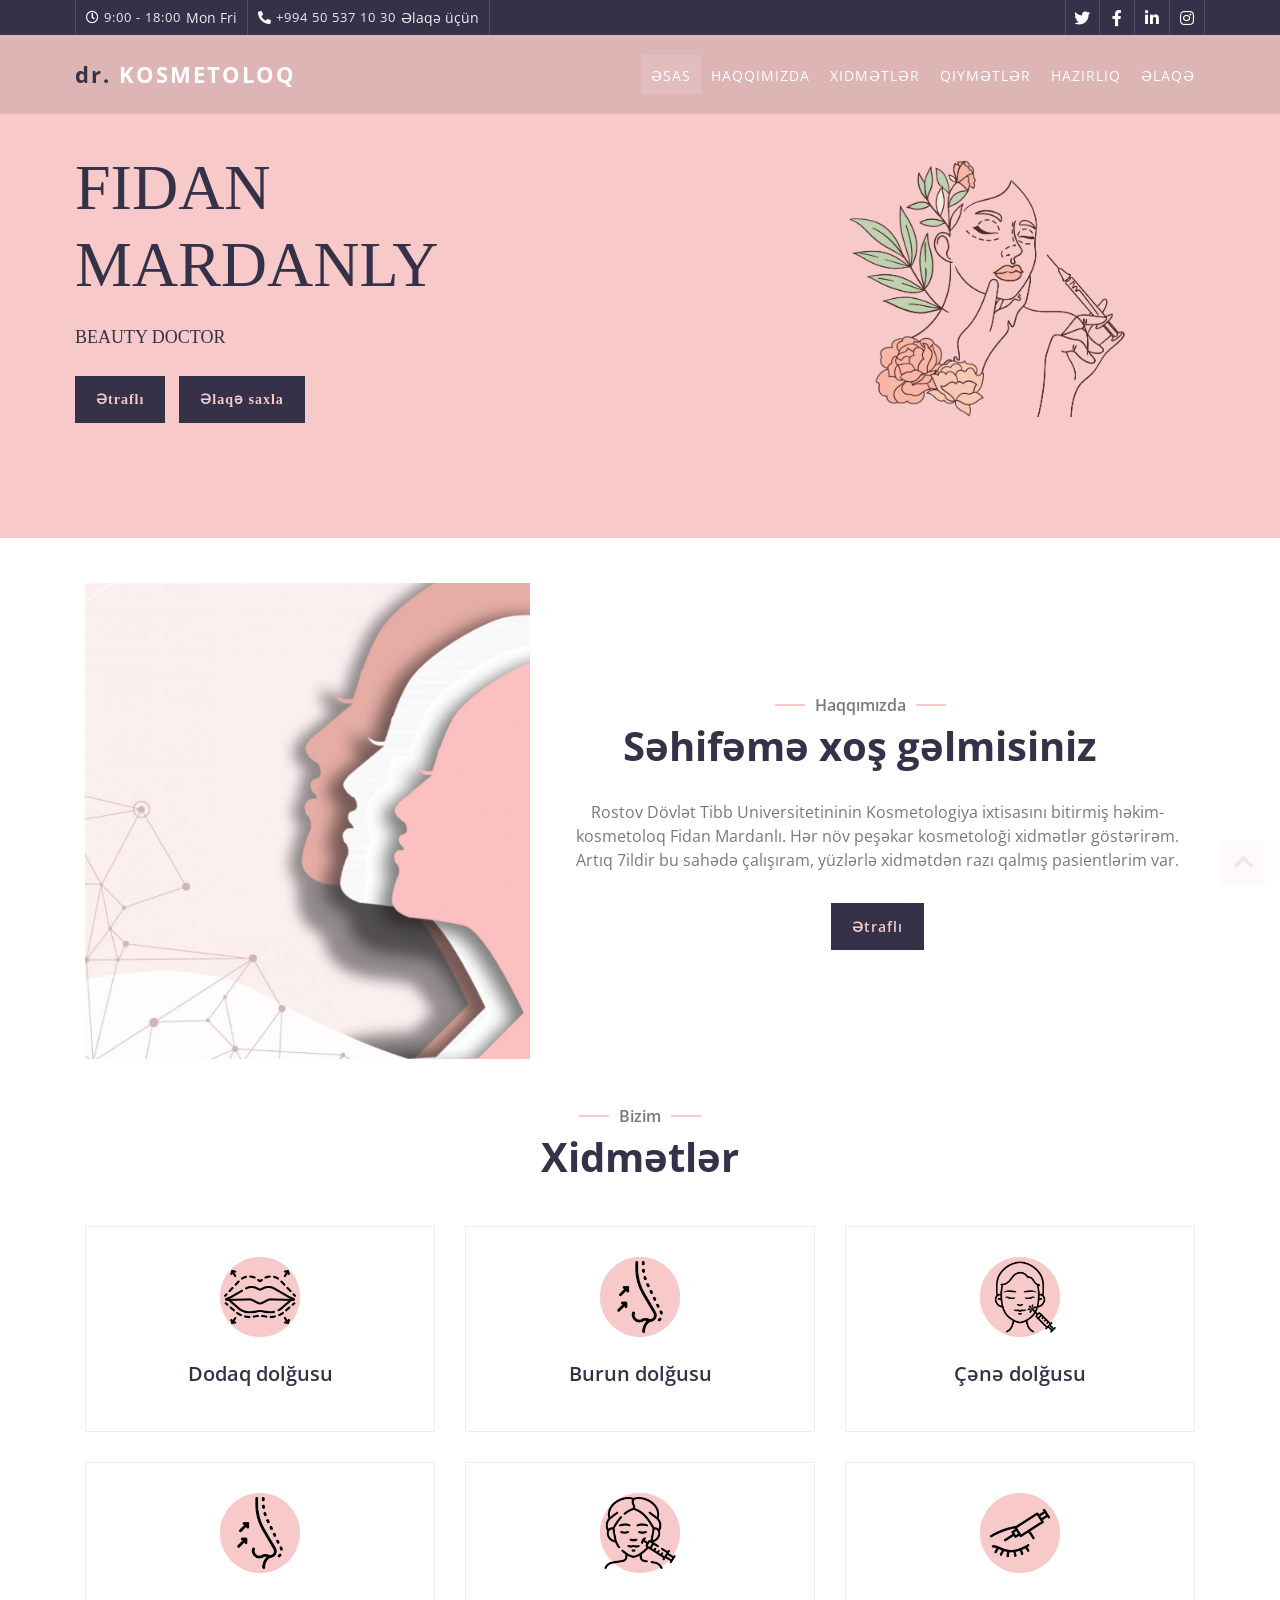
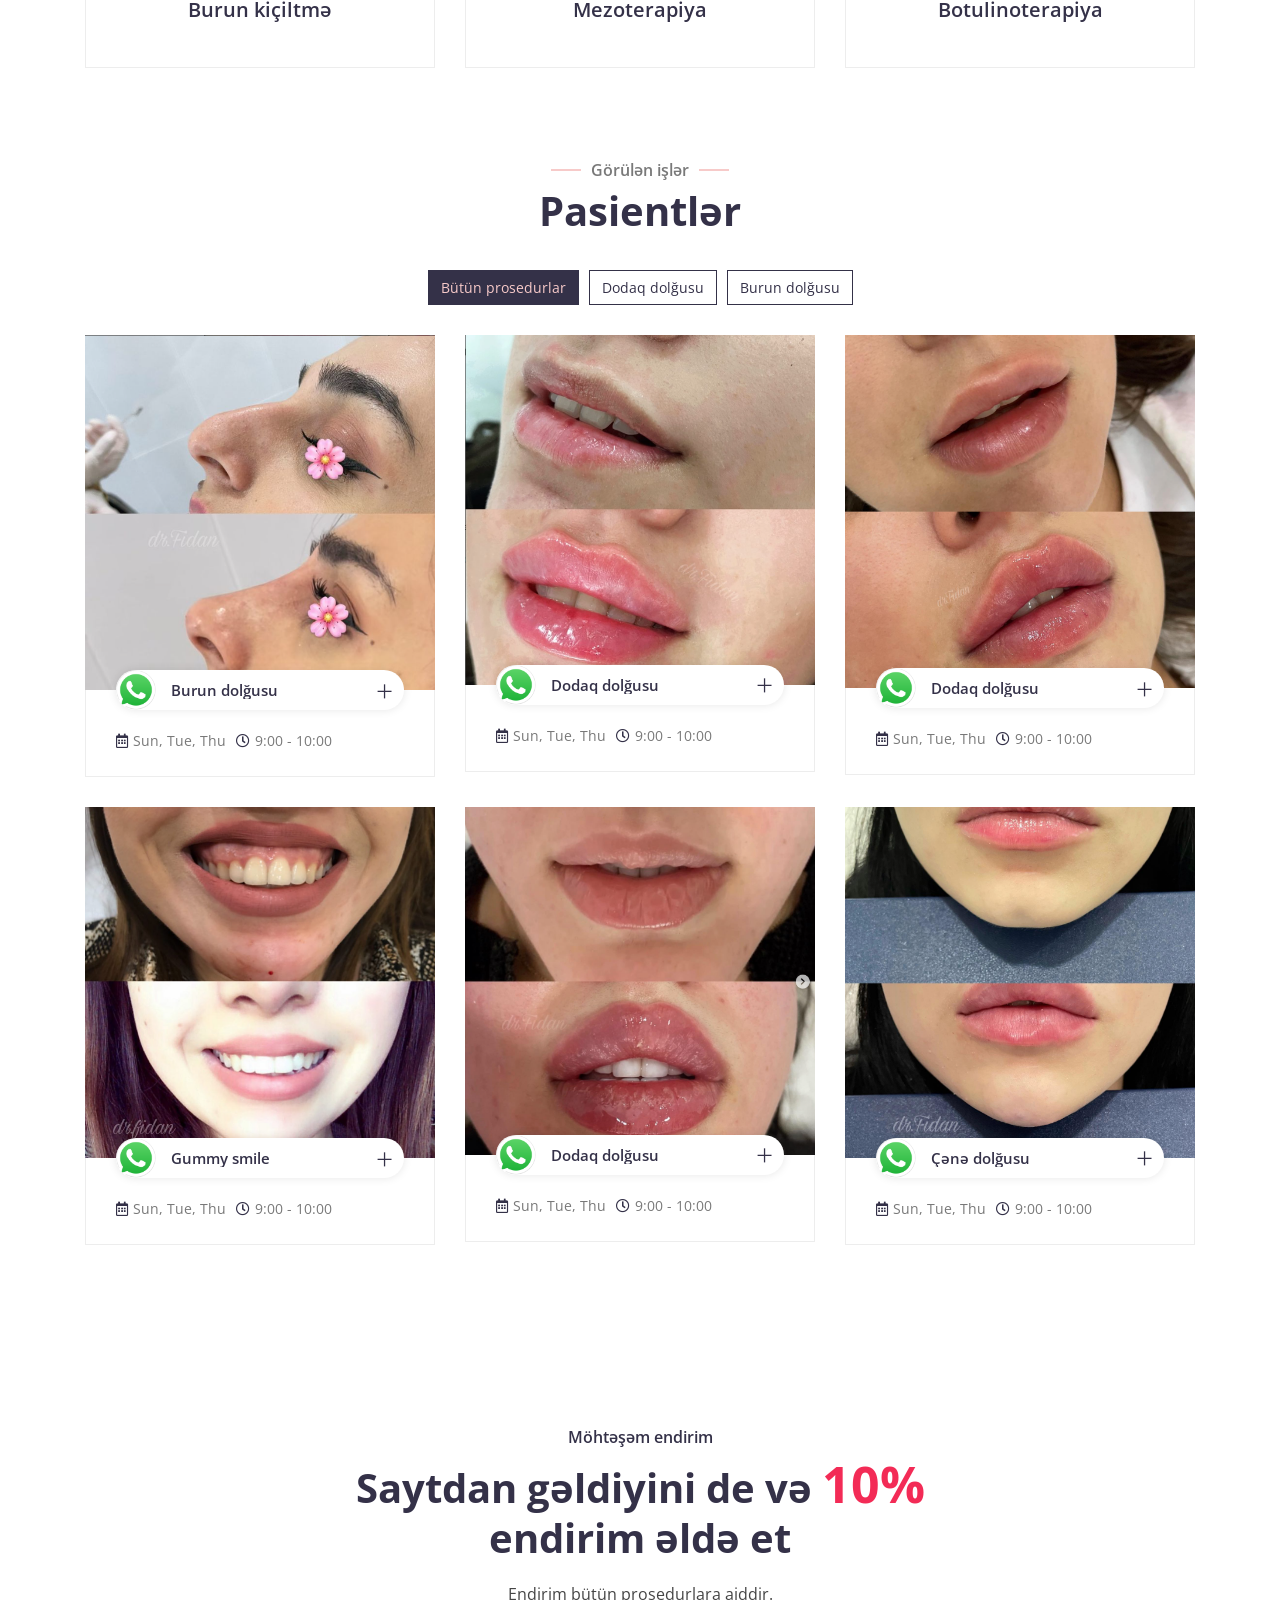
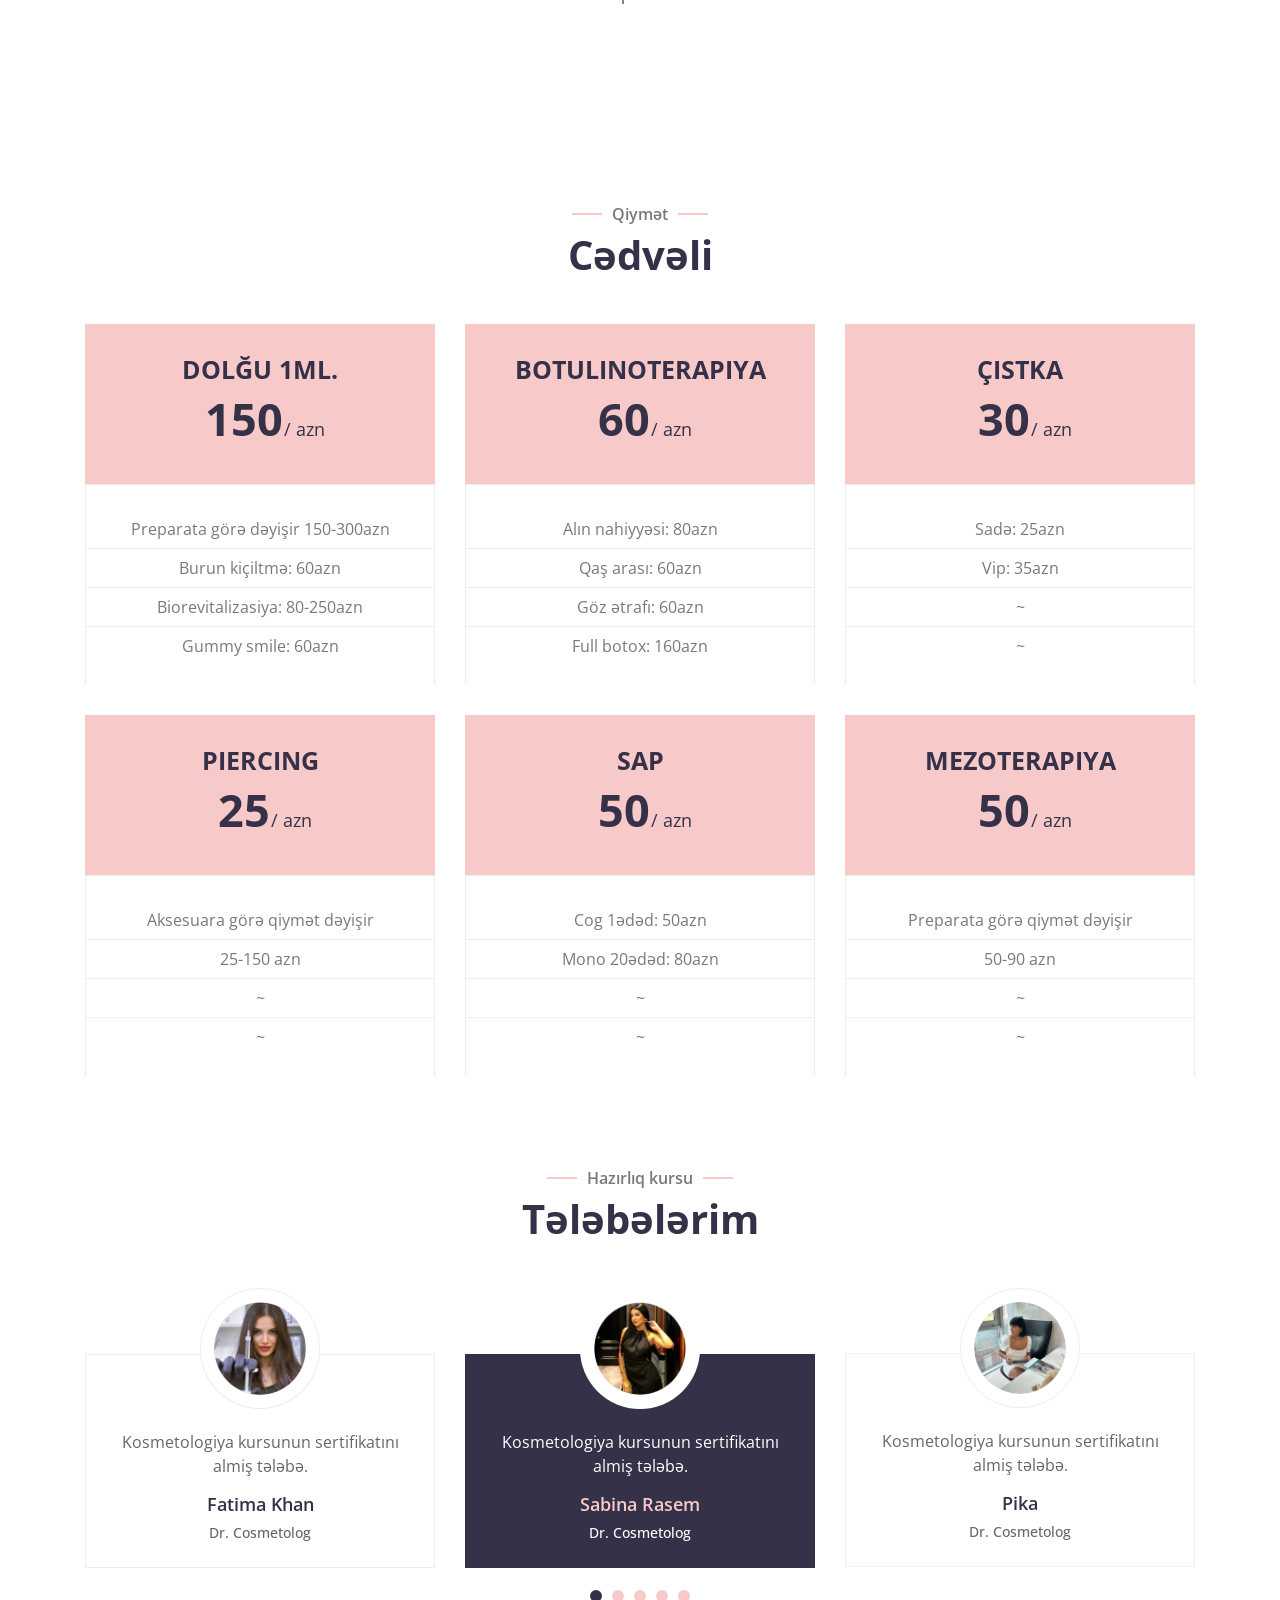
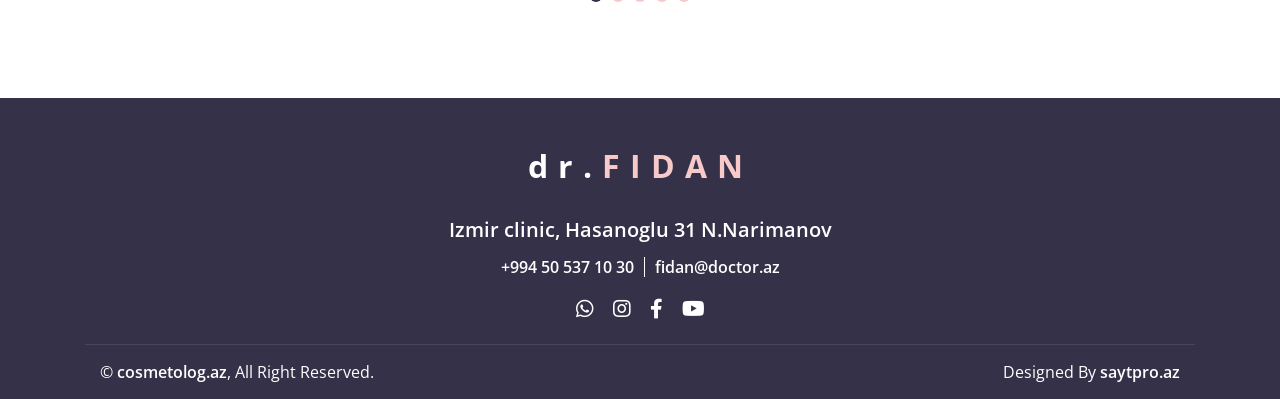
<file: index.html>
<!DOCTYPE html>
<html lang="en">
    <head>
        <meta charset="utf-8">
        <title>DR. Mardanly</title>
        <meta content="width=device-width, initial-scale=1.0" name="viewport">
        <meta content="Free Website Template" name="keywords">
        <meta content="Free Website Template" name="description">

        <!-- Favicon -->
        <link href="img/favicon.ico" rel="icon">

        <!-- Google Font -->
        <link href="https://fonts.googleapis.com/css2?family=Open+Sans:wght@300;400;600;700;800&display=swap" rel="stylesheet">

        <!-- CSS Libraries -->
        <link href="https://stackpath.bootstrapcdn.com/bootstrap/4.4.1/css/bootstrap.min.css" rel="stylesheet">
        <link href="https://cdnjs.cloudflare.com/ajax/libs/font-awesome/5.10.0/css/all.min.css" rel="stylesheet">
        <link href="lib/animate/animate.min.css" rel="stylesheet">
        <link href="lib/flaticon/font/flaticon.css" rel="stylesheet"> 
        <link href="lib/owlcarousel/assets/owl.carousel.min.css" rel="stylesheet">
        <link href="lib/lightbox/css/lightbox.min.css" rel="stylesheet">

        <!-- Template Stylesheet -->
        <link href="css/style.css" rel="stylesheet">
    </head>

    <body>
        <!-- Top Bar Start -->
        <div class="top-bar d-none d-md-block">
            <div class="container-fluid">
                <div class="row">
                    <div class="col-md-8">
                        <div class="top-bar-left">
                            <div class="text">
                                <i class="far fa-clock"></i>
                                <h2>9:00 - 18:00</h2>
                                <p>Mon Fri</p>
                            </div>
                            <div class="text">
                                <i class="fa fa-phone-alt"></i>
                                <h2>+994 50 537 10 30</h2>
                                <p>Əlaqə üçün</p>
                            </div>
                        </div>
                    </div>
                    <div class="col-md-4">
                        <div class="top-bar-right">
                            <div class="social">
                                <a href=""><i class="fab fa-twitter"></i></a>
                                <a href=""><i class="fab fa-facebook-f"></i></a>
                                <a href=""><i class="fab fa-linkedin-in"></i></a>
                                <a href=""><i class="fab fa-instagram"></i></a>
                            </div>
                        </div>
                    </div>
                </div>
            </div>
        </div>
        <!-- Top Bar End -->

        <!-- Nav Bar Start -->
        <div class="navbar navbar-expand-lg bg-dark navbar-dark">
            <div class="container-fluid">
                <a href="index.html" class="navbar-brand"><span>DR. </span>Kosmetoloq</a>
                <button type="button" class="navbar-toggler" data-toggle="collapse" data-target="#navbarCollapse">
                    <span class="navbar-toggler-icon"></span>
                </button>

                <div class="collapse navbar-collapse justify-content-between" id="navbarCollapse">
                    <div class="navbar-nav ml-auto">
                        <a class="nav-item nav-link active">Əsas</a>
                        <a class="nav-item nav-link" id="about-us">Haqqımızda</a>
                        <a class="nav-item nav-link" id="services">Xidmətlər</a>
                        <a class="nav-item nav-link" id="prices">Qiymətlər</a>
                        <a class="nav-item nav-link" id="courses">Hazırlıq</a>
                        <a class="nav-item nav-link" id="contact">Əlaqə</a>
                    </div>
                </div>
            </div>
        </div>
        <!-- Nav Bar End -->


        <!-- Hero Start -->
        <div class="hero">
            <div class="container-fluid">
                <div class="row align-items-center">
                    <div class="col-sm-12 col-md-6">
                        <div class="hero-text">
                            <h1>FIDAN MARDANLY</h1>
                            <p>
                                BEAUTY DOCTOR
                            </p>
                            <div class="hero-btn">
                                <a class="btn" href="">Ətraflı</a>
                                <a class="btn" href="">Əlaqə saxla</a>
                            </div>
                        </div>
                    </div>
                    <div class="col-sm-12 col-md-6  d-md-block">
                        <div class="hero-image">
                            <img src="uploads/kosm1.png" alt="Hero Image" style="margin-left: 30%;">
                        </div>
                    </div>
                </div>
            </div>
        </div>
        <!-- Hero End -->


        <!-- About Start -->
        <div class="about wow fadeInUp about-us" data-wow-delay="0.1s">
            <div class="container">
                <div class="row align-items-center">
                    <div class="col-lg-5 col-md-6">
                        <div class="about-img">
                            <img src="uploads/Screenshot_8.png" alt="Image">
                        </div>
                    </div>
                    <div class="col-lg-7 col-md-6">
                        <div class="section-header text-center">
                            <p>Haqqımızda</p>
                            <h2>Səhifəmə xoş gəlmisiniz</h2>
                        </div>
                        <div class="about-text text-center">
                            <p>
                             Rostov Dövlət Tibb Universitetininin Kosmetologiya ixtisasını bitirmiş həkim-kosmetoloq Fidan Mardanlı. Hər növ peşəkar kosmetoloği xidmətlər göstərirəm. Artıq 7ildir bu sahədə çalışıram, yüzlərlə xidmətdən razı qalmış pasientlərim var.
                            </p>
                           
                            <a class="btn learn-more" href="">Ətraflı</a>
                        </div>
                    </div>
                </div>
            </div>
        </div>
        <!-- About End -->


        <!-- Service Start -->
        <div class="service">
            <div class="container">
                <div class="section-header text-center wow zoomIn" data-wow-delay="0.1s">
                    <p>Bizim</p>
                    <h2>Xidmətlər</h2>
                </div>
                <div class="row">
                    <div class="col-lg-4 col-md-6 wow fadeInUp" data-wow-delay="0.0s">
                        <div class="service-item">
                            <div class="service-icon">
                                <img src="uploads/icons/lips.png" alt="Image">
                            </div>
                            <h3>Dodaq dolğusu</h3>
                           
                        </div>
                    </div>
                    <div class="col-lg-4 col-md-6 wow fadeInUp" data-wow-delay="0.2s">
                        <div class="service-item">
                            <div class="service-icon">
                                <img src="uploads/icons/rhinoplasty.png" alt="Image">
                            </div>
                            <h3>Burun dolğusu</h3>
                        </div>
                    </div>
                    <div class="col-lg-4 col-md-6 wow fadeInUp" data-wow-delay="0.4s">
                        <div class="service-item">
                            <div class="service-icon">
                                <img src="uploads/icons/botox (1).png" alt="Image">
                            </div>
                            <h3>Çənə dolğusu</h3>
                        </div>
                    </div>
                    <div class="col-lg-4 col-md-6 wow fadeInUp" data-wow-delay="0.6s">
                        <div class="service-item">
                            <div class="service-icon">
                                <img src="uploads/icons/rhinoplasty.png" alt="Image">
                            </div>
                            <h3>Burun kiçiltmə</h3>
                        </div>
                    </div>
                    <div class="col-lg-4 col-md-6 wow fadeInUp" data-wow-delay="0.8s">
                        <div class="service-item">
                            <div class="service-icon">
                                <img src="uploads/icons/mesotherapy.png" alt="Image">
                            </div>
                            <h3>Mezoterapiya</h3>
                        </div>
                    </div>
                    <div class="col-lg-4 col-md-6 wow fadeInUp" data-wow-delay="1s">
                        <div class="service-item">
                            <div class="service-icon">
                                <!-- <i class="flaticon-yoga-pose"></i> -->
                                <img src="uploads/icons/botox.png" alt="Image">
                            </div>
                            <h3>Botulinoterapiya</h3>
                        </div>
                    </div>
                </div>
            </div>
        </div>
        <!-- Service End -->


        <!-- Class Start -->
        <div class="class">
            <div class="container">
                <div class="section-header text-center wow zoomIn" data-wow-delay="0.1s">
                    <p>Görülən işlər</p>
                    <h2>Pasientlər</h2>
                </div>
                <div class="row">
                    <div class="col-12">
                        <ul id="class-filter">
                            <li data-filter="*" class="filter-active">Bütün prosedurlar</li>
                            <li data-filter=".filter-1">Dodaq dolğusu</li>
                            <li data-filter=".filter-2">Burun dolğusu</li>
                        </ul>
                    </div>
                </div>
                <div class="row class-container">
                    <div class="col-lg-4 col-md-6 col-sm-12 class-item filter-1 wow fadeInUp" data-wow-delay="0.0s">
                        <div class="class-wrap">
                            <div class="class-img">
                                <img src="uploads/Screenshot_1.png" alt="Image">
                            </div>
                            <div class="class-text">
                                <div class="class-teacher">
                                    <a href="https://wa.me/994505371030">
                                        <img src="uploads/icons/wp.png" alt="Image">
                                    </a>
                                    <h3>Burun dolğusu</h3>
                                    <a href="https://wa.me/994505371030">+</a>
                                </div>
                                <div class="class-meta">
                                    <p><i class="far fa-calendar-alt"></i>Sun, Tue, Thu</p>
                                    <p><i class="far fa-clock"></i>9:00 - 10:00</p>
                                </div>
                            </div>
                        </div>
                    </div>
                    <div class="col-lg-4 col-md-6 col-sm-12 class-item filter-2 wow fadeInUp" data-wow-delay="0.2s">
                        <div class="class-wrap">
                            <div class="class-img">
                                <img src="uploads/Screenshot_2.png" alt="Image">
                            </div>
                            <div class="class-text">
                                <div class="class-teacher">
                                    <a href="https://wa.me/994505371030">
                                        <img src="uploads/icons/wp.png" alt="Image">
                                    </a>
                                    <h3>Dodaq dolğusu</h3>
                                    <a href="https://wa.me/994505371030">+</a>
                                </div>
                                <div class="class-meta">
                                    <p><i class="far fa-calendar-alt"></i>Sun, Tue, Thu</p>
                                    <p><i class="far fa-clock"></i>9:00 - 10:00</p>
                                </div>
                            </div>
                        </div>
                    </div>
                    <div class="col-lg-4 col-md-6 col-sm-12 class-item filter-3 wow fadeInUp" data-wow-delay="0.4s">
                        <div class="class-wrap">
                            <div class="class-img">
                                <img src="uploads/Screenshot_3.png" alt="Image">
                            </div>
                            <div class="class-text">
                                <div class="class-teacher">
                                    <a href="https://wa.me/994505371030">
                                        <img src="uploads/icons/wp.png" alt="Image">
                                    </a>
                                    <h3>Dodaq dolğusu</h3>
                                    <a href="https://wa.me/994505371030">+</a>
                                </div>
                                <div class="class-meta">
                                    <p><i class="far fa-calendar-alt"></i>Sun, Tue, Thu</p>
                                    <p><i class="far fa-clock"></i>9:00 - 10:00</p>
                                </div>
                            </div>
                        </div>
                    </div>
                    <div class="col-lg-4 col-md-6 col-sm-12 class-item filter-1 wow fadeInUp" data-wow-delay="0.6s">
                        <div class="class-wrap">
                            <div class="class-img">
                                <img src="uploads/Screenshot_4.png" alt="Image">
                            </div>
                            <div class="class-text">
                                <div class="class-teacher">
                                    <a href="https://wa.me/994505371030">
                                        <img src="uploads/icons/wp.png" alt="Image">
                                    </a>
                                    <h3>Gummy smile</h3>
                                    <a href="https://wa.me/994505371030">+</a>
                                </div>
                                <div class="class-meta">
                                    <p><i class="far fa-calendar-alt"></i>Sun, Tue, Thu</p>
                                    <p><i class="far fa-clock"></i>9:00 - 10:00</p>
                                </div>
                            </div>
                        </div>
                    </div>
                    <div class="col-lg-4 col-md-6 col-sm-12 class-item filter-2 wow fadeInUp" data-wow-delay="0.8s">
                        <div class="class-wrap">
                            <div class="class-img">
                                <img src="uploads/Screenshot_5.png" alt="Image">
                            </div>
                            <div class="class-text">
                                <div class="class-teacher">
                                    <a href="https://wa.me/994505371030">
                                        <img src="uploads/icons/wp.png" alt="Image">
                                    </a>
                                    <h3>Dodaq dolğusu</h3>
                                    <a href="https://wa.me/994505371030">+</a>
                                </div>
                                <div class="class-meta">
                                    <p><i class="far fa-calendar-alt"></i>Sun, Tue, Thu</p>
                                    <p><i class="far fa-clock"></i>9:00 - 10:00</p>
                                </div>
                            </div>
                        </div>
                    </div>
                    <div class="col-lg-4 col-md-6 col-sm-12 class-item filter-3 wow fadeInUp" data-wow-delay="1s">
                        <div class="class-wrap">
                            <div class="class-img">
                                <img src="uploads/Screenshot_6.png" alt="Image">
                            </div>
                            <div class="class-text">
                                <div class="class-teacher">
                                    <a href="https://wa.me/994505371030">
                                        <img src="uploads/icons/wp.png" alt="Image">
                                    </a>
                                    <h3>Çənə dolğusu</h3>
                                    <a href="https://wa.me/994505371030">+</a>
                                </div>
                                <div class="class-meta">
                                    <p><i class="far fa-calendar-alt"></i>Sun, Tue, Thu</p>
                                    <p><i class="far fa-clock"></i>9:00 - 10:00</p>
                                </div>
                            </div>
                        </div>
                    </div>
                </div>
            </div>
        </div>
        <!-- Class End -->
        
        
        <!-- Discount Start -->
        <div class="discount wow zoomIn" data-wow-delay="0.1s">
            <div class="container">
                <div class="section-header text-center">
                    <p>Möhtəşəm endirim</p>
                    <h2>Saytdan gəldiyini de və <span>10%</span> endirim əldə et</h2>
                </div>
                <div class="container discount-text">
                    <p>
                        Endirim bütün prosedurlara aiddir.
                    </p>
                </div>
            </div>
        </div>
        <!-- Discount End -->
        
        
        <!-- Price Start -->
        <div class="price">
            <div class="container">
                <div class="section-header text-center wow zoomIn" data-wow-delay="0.1s">
                    <p>Qiymət</p>
                    <h2>Cədvəli</h2>
                </div>
                <div class="row">
                    <div class="col-md-4 wow fadeInUp" data-wow-delay="0.0s">
                        <div class="price-item">
                            <div class="price-header">
                                <div class="price-title">
                                    <h2>Dolğu 1ml.</h2>
                                </div>
                                <div class="price-prices">
                                    <h2>150<span>/ azn</span></h2>
                                </div>
                            </div>
                            <div class="price-body">
                                <div class="price-description">
                                    <ul>
                                        <li>Preparata görə dəyişir 150-300azn</li>
                                        <li>Burun kiçiltmə: 60azn</li>
                                        <li>Biorevitalizasiya: 80-250azn</li>
                                        <li>Gummy smile: 60azn</li>
                                        
                                    </ul>
                                </div>
                            </div>
                        </div>
                    </div>
                    <div class="col-md-4 wow fadeInUp" data-wow-delay="0.3s">
                        <div class="price-item">
                            <div class="price-header">
                              
                                <div class="price-title">
                                    <h2>Botulinoterapiya</h2>
                                </div>
                                <div class="price-prices">
                                    <h2>60<span>/ azn</span></h2>
                                </div>
                            </div>
                            <div class="price-body">
                                <div class="price-description">
                                    <ul>
                                        <li>Alın nahiyyəsi: 80azn</li>
                                        <li>Qaş arası: 60azn</li>
                                        <li>Göz ətrafı: 60azn</li>
                                        <li>Full botox: 160azn</li>
                                    </ul>
                                </div>
                            </div>
                        </div>
                    </div>
                    <div class="col-md-4 wow fadeInUp" data-wow-delay="0.6s">
                        <div class="price-item">
                            <div class="price-header">
                                <div class="price-title">
                                    <h2>Çistka</h2>
                                </div>
                                <div class="price-prices">
                                    <h2>30<span>/ azn</span></h2>
                                </div>
                            </div>
                            <div class="price-body">
                                <div class="price-description">
                                    <ul>
                                        <li>Sadə: 25azn</li>
                                        <li>Vip: 35azn</li>
                                        <li>~</li>
                                        <li>~</li>
                                    </ul>
                                </div>
                            </div>
                        </div>
                    </div>
                    <div class="col-md-4 wow fadeInUp" data-wow-delay="0.6s">
                        <div class="price-item">
                            <div class="price-header">
                                <div class="price-title">
                                    <h2>Piercing</h2>
                                </div>
                                <div class="price-prices">
                                    <h2>25<span>/ azn</span></h2>
                                </div>
                            </div>
                            <div class="price-body">
                                <div class="price-description">
                                    <ul>
                                        <li>Aksesuara görə qiymət dəyişir</li>
                                        <li>25-150 azn</li>
                                        <li>~</li>
                                        <li>~</li>

                                    </ul>
                                </div>
                            </div>
                        </div>
                    </div>
                    <div class="col-md-4 wow fadeInUp" data-wow-delay="0.6s">
                        <div class="price-item">
                            <div class="price-header">
                                <div class="price-title">
                                    <h2>Sap</h2>
                                </div>
                                <div class="price-prices">
                                    <h2>50<span>/ azn</span></h2>
                                </div>
                            </div>
                            <div class="price-body">
                                <div class="price-description">
                                    <ul>
                                        <li>Cog 1ədəd: 50azn</li>
                                        <li>Mono 20ədəd: 80azn</li>
                                        <li>~</li>
                                        <li>~</li>

                                    </ul>
                                </div>
                            </div>
                        </div>
                    </div>
                    <div class="col-md-4 wow fadeInUp" data-wow-delay="0.6s">
                        <div class="price-item">
                            <div class="price-header">
                                <div class="price-title">
                                    <h2>Mezoterapiya</h2>
                                </div>
                                <div class="price-prices">
                                    <h2>50<span>/ azn</span></h2>
                                </div>
                            </div>
                            <div class="price-body">
                                <div class="price-description">
                                    <ul>
                                        <li>Preparata görə qiymət dəyişir</li>
                                        <li>50-90 azn</li>
                                        <li>~</li>
                                        <li>~</li>
                                    </ul>
                                </div>
                            </div>
                        </div>
                    </div>
                </div>
            </div>
        </div>
        <!-- Price End -->
        
        
        <!-- Testimonial Start -->
        <div class="testimonial wow fadeInUp students" data-wow-delay="0.3s">
            <div class="container">
                <div class="section-header text-center">
                    <p>Hazırlıq kursu</p>
                    <h2>Tələbələrim</h2>
                </div>
                <div class="owl-carousel testimonials-carousel">
                    <div class="testimonial-item">
                        <div class="testimonial-img">
                            <img src="uploads/students/sabine.jpeg" alt="Image">
                        </div>
                        <div class="testimonial-text">
                            <p>
                                Kosmetologiya kursunun sertifikatını almiş tələbə.
                            </p>
                            <h3>Sabina Rasem</h3>
                            <h4>Dr. Cosmetolog</h4>
                        </div>
                    </div>
                    <div class="testimonial-item">
                        <div class="testimonial-img">
                            <img src="uploads/students/pika.jpeg" alt="Image">
                        </div>
                        <div class="testimonial-text">
                            <p>
                                Kosmetologiya kursunun sertifikatını almiş tələbə.
                            </p>
                            <h3>Pika</h3>
                            <h4>Dr. Cosmetolog</h4>
                        </div>
                    </div>
                    <div class="testimonial-item">
                        <div class="testimonial-img">
                            <img src="uploads/students/gulcin.jpeg" alt="Image">
                        </div>
                        <div class="testimonial-text">
                            <p>
                                Kosmetologiya kursunun sertifikatını almiş tələbə.
                            </p>
                            <h3>Gulchin Ahmadova</h3>
                            <h4>Dr. Cosmetolog</h4>
                        </div>
                    </div>
                    <div class="testimonial-item">
                        <div class="testimonial-img">
                            <img src="uploads/students/nigar.jpeg" alt="Image">
                        </div>
                        <div class="testimonial-text">
                            <p>
                                Kosmetologiya kursunun sertifikatını almiş tələbə.
                            </p>
                            <h3>Nigar Movsumova</h3>
                            <h4>Dr. Cosmetolog</h4>
                        </div>
                    </div>
                    <div class="testimonial-item">
                        <div class="testimonial-img">
                            <img src="uploads/students/fatiko.jpeg" alt="Image">
                        </div>
                        <div class="testimonial-text">
                            <p>
                                Kosmetologiya kursunun sertifikatını almiş tələbə.
                            </p>
                            <h3>Fatima Khan</h3>
                            <h4>Dr. Cosmetolog</h4>
                        </div>
                    </div>
                </div>
            </div>
        </div>
        <!-- Testimonial End -->


        <!-- Team Start -->
        <div class="team d-none">
            <div class="container">
                <div class="section-header text-center wow zoomIn" data-wow-delay="0.1s">
                    <p>Yoga Trainer</p>
                    <h2>Expert Yoga Trainer</h2>
                </div>
                <div class="row">
                    <div class="col-lg-3 col-md-6 wow fadeInUp" data-wow-delay="0.0s">
                        <div class="team-item">
                            <div class="team-img">
                                <img src="img/team-1.jpg" alt="Image">
                                <div class="team-social">
                                    <a href=""><i class="fab fa-twitter"></i></a>
                                    <a href=""><i class="fab fa-facebook-f"></i></a>
                                    <a href=""><i class="fab fa-linkedin-in"></i></a>
                                    <a href=""><i class="fab fa-instagram"></i></a>
                                </div>
                            </div>
                            <div class="team-text">
                                <h2>Millie Harper</h2>
                                <p>Yoga Teacher</p>
                            </div>
                        </div>
                    </div>
                    <div class="col-lg-3 col-md-6 wow fadeInUp" data-wow-delay="0.2s">
                        <div class="team-item">
                            <div class="team-img">
                                <img src="img/team-2.jpg" alt="Image">
                                <div class="team-social">
                                    <a href=""><i class="fab fa-twitter"></i></a>
                                    <a href=""><i class="fab fa-facebook-f"></i></a>
                                    <a href=""><i class="fab fa-linkedin-in"></i></a>
                                    <a href=""><i class="fab fa-instagram"></i></a>
                                </div>
                            </div>
                            <div class="team-text">
                                <h2>Lilly Fry</h2>
                                <p>Yoga Teacher</p>
                            </div>
                        </div>
                    </div>
                    <div class="col-lg-3 col-md-6 wow fadeInUp" data-wow-delay="0.4s">
                        <div class="team-item">
                            <div class="team-img">
                                <img src="img/team-3.jpg" alt="Image">
                                <div class="team-social">
                                    <a href=""><i class="fab fa-twitter"></i></a>
                                    <a href=""><i class="fab fa-facebook-f"></i></a>
                                    <a href=""><i class="fab fa-linkedin-in"></i></a>
                                    <a href=""><i class="fab fa-instagram"></i></a>
                                </div>
                            </div>
                            <div class="team-text">
                                <h2>Elise Moran</h2>
                                <p>Yoga Teacher</p>
                            </div>
                        </div>
                    </div>
                    <div class="col-lg-3 col-md-6 wow fadeInUp" data-wow-delay="0.6s">
                        <div class="team-item">
                            <div class="team-img">
                                <img src="img/team-4.jpg" alt="Image">
                                <div class="team-social">
                                    <a href=""><i class="fab fa-twitter"></i></a>
                                    <a href=""><i class="fab fa-facebook-f"></i></a>
                                    <a href=""><i class="fab fa-linkedin-in"></i></a>
                                    <a href=""><i class="fab fa-instagram"></i></a>
                                </div>
                            </div>
                            <div class="team-text">
                                <h2>Kate Glover</h2>
                                <p>Yoga Teacher</p>
                            </div>
                        </div>
                    </div>
                </div>
            </div>
        </div>
        <!-- Team End -->


        <!-- Blog Start -->
        <div class="blog d-none">
            <div class="container">
                <div class="section-header text-center wow zoomIn" data-wow-delay="0.1s">
                    <p>From Blog</p>
                    <h2>Latest Yoga Articles</h2>
                </div>
                <div class="owl-carousel blog-carousel wow fadeInUp" data-wow-delay="0.1s">
                    <div class="blog-item">
                        <div class="blog-img">
                            <img src="img/blog-1.jpg" alt="Blog">
                        </div>
                        <div class="blog-text">
                            <h2>Lorem ipsum dolor</h2>
                            <div class="blog-meta">
                                <p><i class="far fa-list-alt"></i>Body Fitness</p>
                                <p><i class="far fa-calendar-alt"></i>01-Jan-2045</p>
                                <p><i class="far fa-comments"></i>5</p>
                            </div>
                            <p>
                                Lorem ipsum dolor sit amet elit. Neca pretim miura bitur facili ornare velit non vulpte liqum metus tortor
                            </p>
                            <a class="btn" href="">Read More <i class="fa fa-angle-right"></i></a>
                        </div>
                    </div>
                    <div class="blog-item">
                        <div class="blog-img">
                            <img src="img/blog-2.jpg" alt="Blog">
                        </div>
                        <div class="blog-text">
                            <h2>Lorem ipsum dolor</h2>
                            <div class="blog-meta">
                                <p><i class="far fa-list-alt"></i>Body Fitness</p>
                                <p><i class="far fa-calendar-alt"></i>01-Jan-2045</p>
                                <p><i class="far fa-comments"></i>5</p>
                            </div>
                            <p>
                                Lorem ipsum dolor sit amet elit. Neca pretim miura bitur facili ornare velit non vulpte liqum metus tortor
                            </p>
                            <a class="btn" href="">Read More <i class="fa fa-angle-right"></i></a>
                        </div>
                    </div>
                    <div class="blog-item">
                        <div class="blog-img">
                            <img src="img/blog-3.jpg" alt="Blog">
                        </div>
                        <div class="blog-text">
                            <h2>Lorem ipsum dolor</h2>
                            <div class="blog-meta">
                                <p><i class="far fa-list-alt"></i>Body Fitness</p>
                                <p><i class="far fa-calendar-alt"></i>01-Jan-2045</p>
                                <p><i class="far fa-comments"></i>5</p>
                            </div>
                            <p>
                                Lorem ipsum dolor sit amet elit. Neca pretim miura bitur facili ornare velit non vulpte liqum metus tortor
                            </p>
                            <a class="btn" href="">Read More <i class="fa fa-angle-right"></i></a>
                        </div>
                    </div>
                    <div class="blog-item">
                        <div class="blog-img">
                            <img src="img/blog-4.jpg" alt="Blog">
                        </div>
                        <div class="blog-text">
                            <h2>Lorem ipsum dolor</h2>
                            <div class="blog-meta">
                                <p><i class="far fa-list-alt"></i>Body Fitness</p>
                                <p><i class="far fa-calendar-alt"></i>01-Jan-2045</p>
                                <p><i class="far fa-comments"></i>5</p>
                            </div>
                            <p>
                                Lorem ipsum dolor sit amet elit. Neca pretim miura bitur facili ornare velit non vulpte liqum metus tortor
                            </p>
                            <a class="btn" href="">Read More <i class="fa fa-angle-right"></i></a>
                        </div>
                    </div>
                    <div class="blog-item">
                        <div class="blog-img">
                            <img src="img/blog-5.jpg" alt="Blog">
                        </div>
                        <div class="blog-text">
                            <h2>Lorem ipsum dolor</h2>
                            <div class="blog-meta">
                                <p><i class="far fa-list-alt"></i>Body Fitness</p>
                                <p><i class="far fa-calendar-alt"></i>01-Jan-2045</p>
                                <p><i class="far fa-comments"></i>5</p>
                            </div>
                            <p>
                                Lorem ipsum dolor sit amet elit. Neca pretim miura bitur facili ornare velit non vulpte liqum metus tortor
                            </p>
                            <a class="btn" href="">Read More <i class="fa fa-angle-right"></i></a>
                        </div>
                    </div>
                    <div class="blog-item">
                        <div class="blog-img">
                            <img src="img/blog-6.jpg" alt="Blog">
                        </div>
                        <div class="blog-text">
                            <h2>Lorem ipsum dolor</h2>
                            <div class="blog-meta">
                                <p><i class="far fa-list-alt"></i>Body Fitness</p>
                                <p><i class="far fa-calendar-alt"></i>01-Jan-2045</p>
                                <p><i class="far fa-comments"></i>5</p>
                            </div>
                            <p>
                                Lorem ipsum dolor sit amet elit. Neca pretim miura bitur facili ornare velit non vulpte liqum metus tortor
                            </p>
                            <a class="btn" href="">Read More <i class="fa fa-angle-right"></i></a>
                        </div>
                    </div>
                </div>
            </div>
        </div>
        <!-- Blog End -->


        <!-- Footer Start -->
        <div class="footer wow fadeIn" data-wow-delay="0.3s">
            <div class="container-fluid">
                <div class="container">
                    <div class="footer-info">
                        <a href="index.html" class="footer-logo"><span>dr.</span>Fidan</a>
                        <h3>Izmir clinic, Hasanoglu 31 N.Narimanov</h3>
                        <div class="footer-menu">
                            <p>+994 50 537 10 30</p>
                            <p>fidan@doctor.az</p>
                        </div>
                        <div class="footer-social">
                            <a href="https://wa.me/994505371030"><i class="fab fa-whatsapp"></i></a>
                            <a href="https://www.instagram.com/dr.fidan_kosmetoloq/"><i class="fab fa-instagram"></i></a>
                            <a href="https://www.instagram.com/dr.fidan_kosmetoloq/"><i class="fab fa-facebook-f"></i></a>
                            <a href="https://www.instagram.com/dr.fidan_kosmetoloq/"><i class="fab fa-youtube"></i></a>
                        </div>
                    </div>
                </div>
                <div class="container copyright">
                    <div class="row">
                        <div class="col-md-6">
                            <p>&copy; <a href="http://cosmetolog.az/">cosmetolog.az</a>, All Right Reserved.</p>
                        </div>
                        <div class="col-md-6">
                            <p>Designed By <a href="https://www.instagram.com/saytpro.az/">saytpro.az</a></p>
                        </div>
                    </div>
                </div>
            </div>
        </div>
        <!-- Footer End -->

        <a href="#" class="back-to-top"><i class="fa fa-chevron-up"></i></a>

        <!-- JavaScript Libraries -->
        <script src="https://code.jquery.com/jquery-3.4.1.min.js"></script>
        <script src="https://stackpath.bootstrapcdn.com/bootstrap/4.4.1/js/bootstrap.bundle.min.js"></script>
        <script src="lib/easing/easing.min.js"></script>
        <script src="lib/wow/wow.min.js"></script>
        <script src="lib/owlcarousel/owl.carousel.min.js"></script>
        <script src="lib/isotope/isotope.pkgd.min.js"></script>
        <script src="lib/lightbox/js/lightbox.min.js"></script>
        
        <!-- Contact Javascript File -->
        <script src="mail/jqBootstrapValidation.min.js"></script>
        <script src="mail/contact.js"></script>

        <!-- Template Javascript -->
        <script src="js/main.js"></script>
        <script src="js/custom.js"></script>

    </body>
</html>
</file>
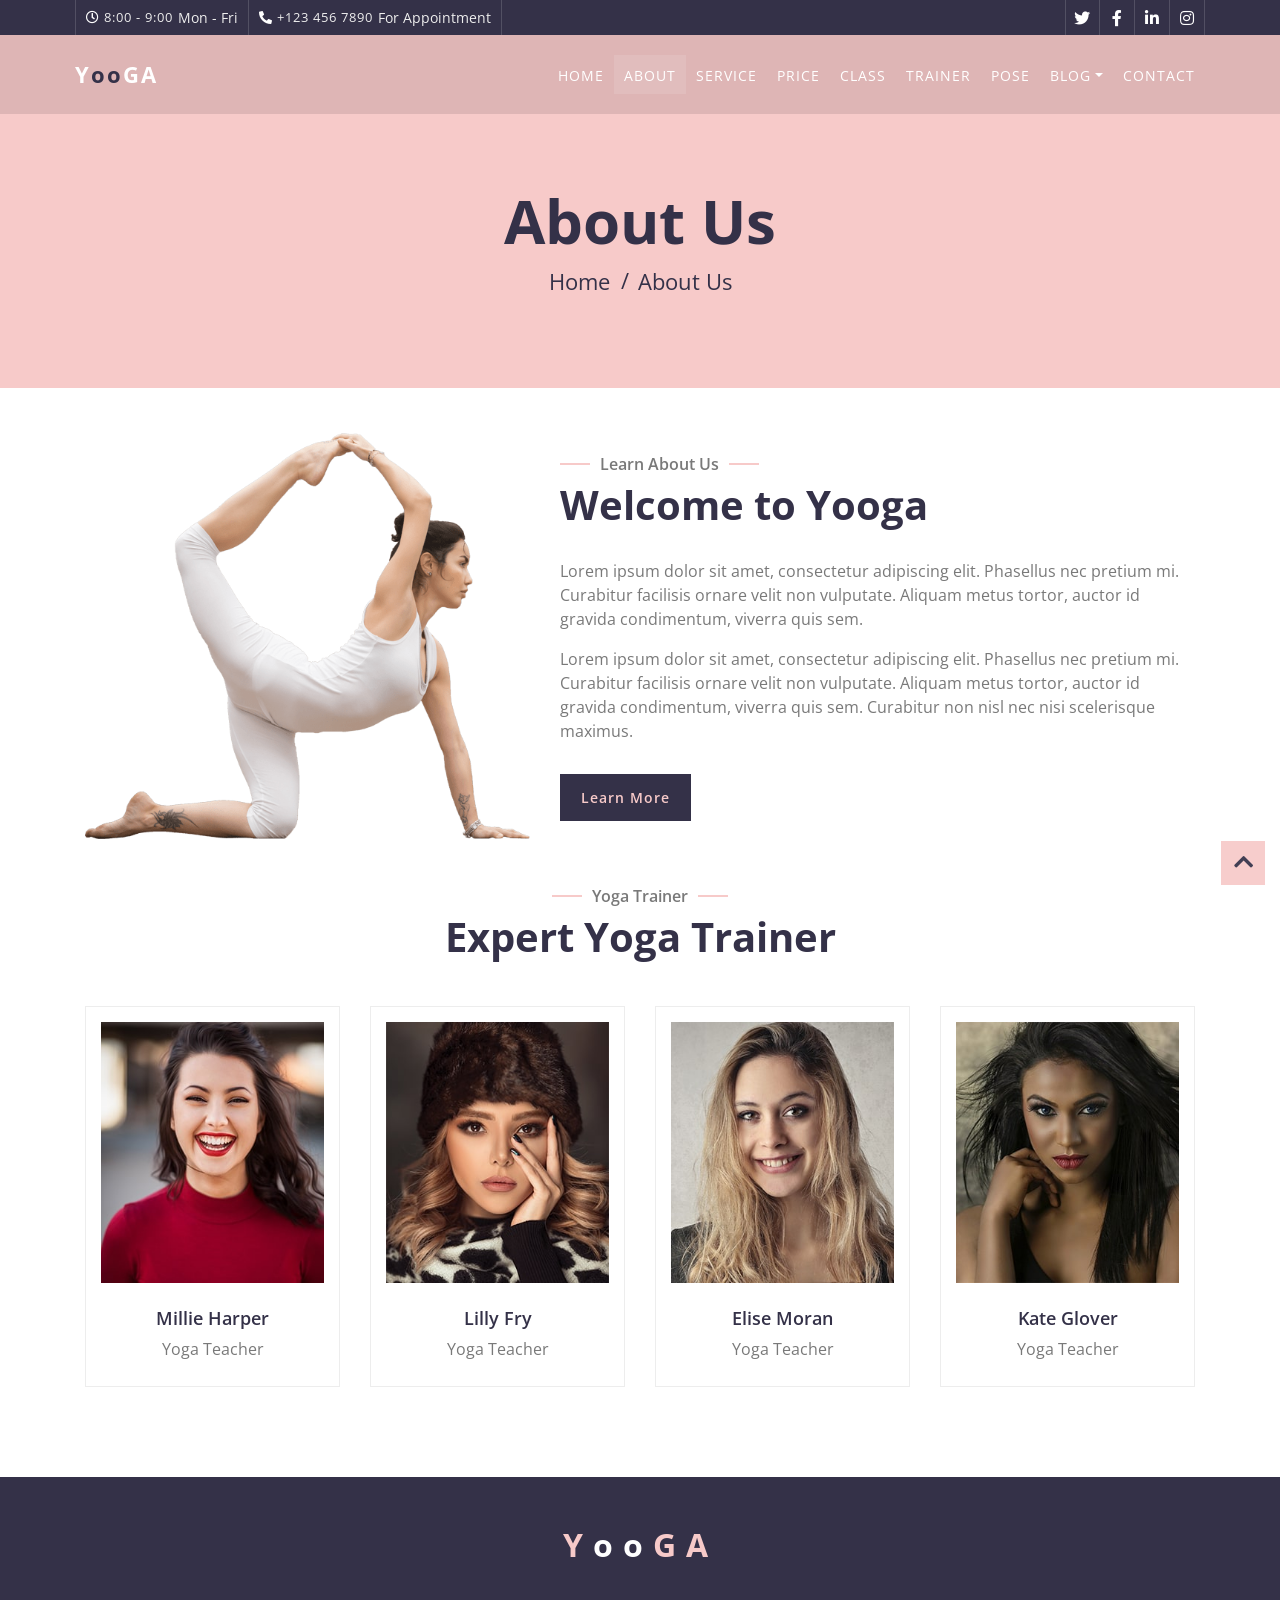
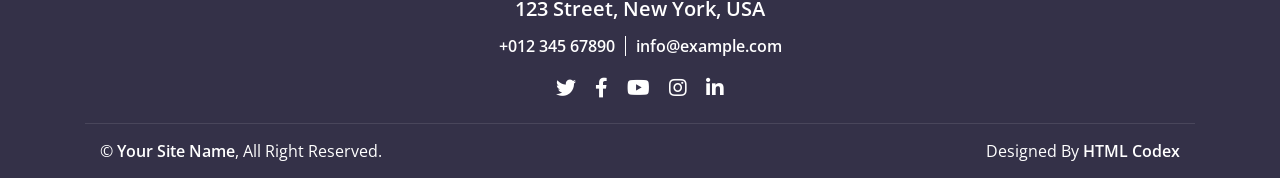
<file: about.html>
<!DOCTYPE html>
<html lang="en">
    <head>
        <meta charset="utf-8">
        <title>YOOGA - Free Yoga Website Template</title>
        <meta content="width=device-width, initial-scale=1.0" name="viewport">
        <meta content="Free Website Template" name="keywords">
        <meta content="Free Website Template" name="description">

        <!-- Favicon -->
        <link href="img/favicon.ico" rel="icon">

        <!-- Google Font -->
        <link href="https://fonts.googleapis.com/css2?family=Open+Sans:wght@300;400;600;700;800&display=swap" rel="stylesheet">

        <!-- CSS Libraries -->
        <link href="https://stackpath.bootstrapcdn.com/bootstrap/4.4.1/css/bootstrap.min.css" rel="stylesheet">
        <link href="https://cdnjs.cloudflare.com/ajax/libs/font-awesome/5.10.0/css/all.min.css" rel="stylesheet">
        <link href="lib/animate/animate.min.css" rel="stylesheet">
        <link href="lib/flaticon/font/flaticon.css" rel="stylesheet"> 
        <link href="lib/owlcarousel/assets/owl.carousel.min.css" rel="stylesheet">
        <link href="lib/lightbox/css/lightbox.min.css" rel="stylesheet">

        <!-- Template Stylesheet -->
        <link href="css/style.css" rel="stylesheet">
    </head>

    <body>
        <!-- Top Bar Start -->
        <div class="top-bar d-none d-md-block">
            <div class="container-fluid">
                <div class="row">
                    <div class="col-md-8">
                        <div class="top-bar-left">
                            <div class="text">
                                <i class="far fa-clock"></i>
                                <h2>8:00 - 9:00</h2>
                                <p>Mon - Fri</p>
                            </div>
                            <div class="text">
                                <i class="fa fa-phone-alt"></i>
                                <h2>+123 456 7890</h2>
                                <p>For Appointment</p>
                            </div>
                        </div>
                    </div>
                    <div class="col-md-4">
                        <div class="top-bar-right">
                            <div class="social">
                                <a href=""><i class="fab fa-twitter"></i></a>
                                <a href=""><i class="fab fa-facebook-f"></i></a>
                                <a href=""><i class="fab fa-linkedin-in"></i></a>
                                <a href=""><i class="fab fa-instagram"></i></a>
                            </div>
                        </div>
                    </div>
                </div>
            </div>
        </div>
        <!-- Top Bar End -->

        <!-- Nav Bar Start -->
        <div class="navbar navbar-expand-lg bg-dark navbar-dark">
            <div class="container-fluid">
                <a href="index.html" class="navbar-brand">Y<span>oo</span>ga</a>
                <button type="button" class="navbar-toggler" data-toggle="collapse" data-target="#navbarCollapse">
                    <span class="navbar-toggler-icon"></span>
                </button>

                <div class="collapse navbar-collapse justify-content-between" id="navbarCollapse">
                    <div class="navbar-nav ml-auto">
                        <a href="index.html" class="nav-item nav-link">Home</a>
                        <a href="about.html" class="nav-item nav-link active">About</a>
                        <a href="service.html" class="nav-item nav-link">Service</a>
                        <a href="price.html" class="nav-item nav-link">Price</a>
                        <a href="class.html" class="nav-item nav-link">Class</a>
                        <a href="team.html" class="nav-item nav-link">Trainer</a>
                        <a href="portfolio.html" class="nav-item nav-link">Pose</a>
                        <div class="nav-item dropdown">
                            <a href="#" class="nav-link dropdown-toggle" data-toggle="dropdown">Blog</a>
                            <div class="dropdown-menu">
                                <a href="blog.html" class="dropdown-item">Blog Grid</a>
                                <a href="single.html" class="dropdown-item">Blog Detail</a>
                            </div>
                        </div>
                        <a href="contact.html" class="nav-item nav-link">Contact</a>
                    </div>
                </div>
            </div>
        </div>
        <!-- Nav Bar End -->


        <!-- Page Header Start -->
        <div class="page-header">
            <div class="container">
                <div class="row">
                    <div class="col-12">
                        <h2>About Us</h2>
                    </div>
                    <div class="col-12">
                        <a href="">Home</a>
                        <a href="">About Us</a>
                    </div>
                </div>
            </div>
        </div>
        <!-- Page Header End -->


        <!-- About Start -->
        <div class="about wow fadeInUp" data-wow-delay="0.1s">
            <div class="container">
                <div class="row align-items-center">
                    <div class="col-lg-5 col-md-6">
                        <div class="about-img">
                            <img src="img/about.png" alt="Image">
                        </div>
                    </div>
                    <div class="col-lg-7 col-md-6">
                        <div class="section-header text-left">
                            <p>Learn About Us</p>
                            <h2>Welcome to Yooga</h2>
                        </div>
                        <div class="about-text">
                            <p>
                                Lorem ipsum dolor sit amet, consectetur adipiscing elit. Phasellus nec pretium mi. Curabitur facilisis ornare velit non vulputate. Aliquam metus tortor, auctor id gravida condimentum, viverra quis sem.
                            </p>
                            <p>
                                Lorem ipsum dolor sit amet, consectetur adipiscing elit. Phasellus nec pretium mi. Curabitur facilisis ornare velit non vulputate. Aliquam metus tortor, auctor id gravida condimentum, viverra quis sem. Curabitur non nisl nec nisi scelerisque maximus.
                            </p>
                            <a class="btn" href="">Learn More</a>
                        </div>
                    </div>
                </div>
            </div>
        </div>
        <!-- About End -->


        <!-- Team Start -->
        <div class="team">
            <div class="container">
                <div class="section-header text-center wow zoomIn" data-wow-delay="0.1s">
                    <p>Yoga Trainer</p>
                    <h2>Expert Yoga Trainer</h2>
                </div>
                <div class="row">
                    <div class="col-lg-3 col-md-6 wow fadeInUp" data-wow-delay="0.0s">
                        <div class="team-item">
                            <div class="team-img">
                                <img src="img/team-1.jpg" alt="Image">
                                <div class="team-social">
                                    <a href=""><i class="fab fa-twitter"></i></a>
                                    <a href=""><i class="fab fa-facebook-f"></i></a>
                                    <a href=""><i class="fab fa-linkedin-in"></i></a>
                                    <a href=""><i class="fab fa-instagram"></i></a>
                                </div>
                            </div>
                            <div class="team-text">
                                <h2>Millie Harper</h2>
                                <p>Yoga Teacher</p>
                            </div>
                        </div>
                    </div>
                    <div class="col-lg-3 col-md-6 wow fadeInUp" data-wow-delay="0.2s">
                        <div class="team-item">
                            <div class="team-img">
                                <img src="img/team-2.jpg" alt="Image">
                                <div class="team-social">
                                    <a href=""><i class="fab fa-twitter"></i></a>
                                    <a href=""><i class="fab fa-facebook-f"></i></a>
                                    <a href=""><i class="fab fa-linkedin-in"></i></a>
                                    <a href=""><i class="fab fa-instagram"></i></a>
                                </div>
                            </div>
                            <div class="team-text">
                                <h2>Lilly Fry</h2>
                                <p>Yoga Teacher</p>
                            </div>
                        </div>
                    </div>
                    <div class="col-lg-3 col-md-6 wow fadeInUp" data-wow-delay="0.4s">
                        <div class="team-item">
                            <div class="team-img">
                                <img src="img/team-3.jpg" alt="Image">
                                <div class="team-social">
                                    <a href=""><i class="fab fa-twitter"></i></a>
                                    <a href=""><i class="fab fa-facebook-f"></i></a>
                                    <a href=""><i class="fab fa-linkedin-in"></i></a>
                                    <a href=""><i class="fab fa-instagram"></i></a>
                                </div>
                            </div>
                            <div class="team-text">
                                <h2>Elise Moran</h2>
                                <p>Yoga Teacher</p>
                            </div>
                        </div>
                    </div>
                    <div class="col-lg-3 col-md-6 wow fadeInUp" data-wow-delay="0.6s">
                        <div class="team-item">
                            <div class="team-img">
                                <img src="img/team-4.jpg" alt="Image">
                                <div class="team-social">
                                    <a href=""><i class="fab fa-twitter"></i></a>
                                    <a href=""><i class="fab fa-facebook-f"></i></a>
                                    <a href=""><i class="fab fa-linkedin-in"></i></a>
                                    <a href=""><i class="fab fa-instagram"></i></a>
                                </div>
                            </div>
                            <div class="team-text">
                                <h2>Kate Glover</h2>
                                <p>Yoga Teacher</p>
                            </div>
                        </div>
                    </div>
                </div>
            </div>
        </div>
        <!-- Team End -->


        <!-- Footer Start -->
        <div class="footer wow fadeIn" data-wow-delay="0.3s">
            <div class="container-fluid">
                <div class="container">
                    <div class="footer-info">
                        <a href="index.html" class="footer-logo">Y<span>oo</span>ga</a>
                        <h3>123 Street, New York, USA</h3>
                        <div class="footer-menu">
                            <p>+012 345 67890</p>
                            <p>info@example.com</p>
                        </div>
                        <div class="footer-social">
                            <a href=""><i class="fab fa-twitter"></i></a>
                            <a href=""><i class="fab fa-facebook-f"></i></a>
                            <a href=""><i class="fab fa-youtube"></i></a>
                            <a href=""><i class="fab fa-instagram"></i></a>
                            <a href=""><i class="fab fa-linkedin-in"></i></a>
                        </div>
                    </div>
                </div>
                <div class="container copyright">
                    <div class="row">
                        <div class="col-md-6">
                            <p>&copy; <a href="#">Your Site Name</a>, All Right Reserved.</p>
                        </div>
                        <div class="col-md-6">
                            <p>Designed By <a href="https://htmlcodex.com">HTML Codex</a></p>
                        </div>
                    </div>
                </div>
            </div>
        </div>
        <!-- Footer End -->

        <a href="#" class="back-to-top"><i class="fa fa-chevron-up"></i></a>

        <!-- JavaScript Libraries -->
        <script src="https://code.jquery.com/jquery-3.4.1.min.js"></script>
        <script src="https://stackpath.bootstrapcdn.com/bootstrap/4.4.1/js/bootstrap.bundle.min.js"></script>
        <script src="lib/easing/easing.min.js"></script>
        <script src="lib/wow/wow.min.js"></script>
        <script src="lib/owlcarousel/owl.carousel.min.js"></script>
        <script src="lib/isotope/isotope.pkgd.min.js"></script>
        <script src="lib/lightbox/js/lightbox.min.js"></script>
        
        <!-- Contact Javascript File -->
        <script src="mail/jqBootstrapValidation.min.js"></script>
        <script src="mail/contact.js"></script>

        <!-- Template Javascript -->
        <script src="js/main.js"></script>
    </body>
</html>
</file>
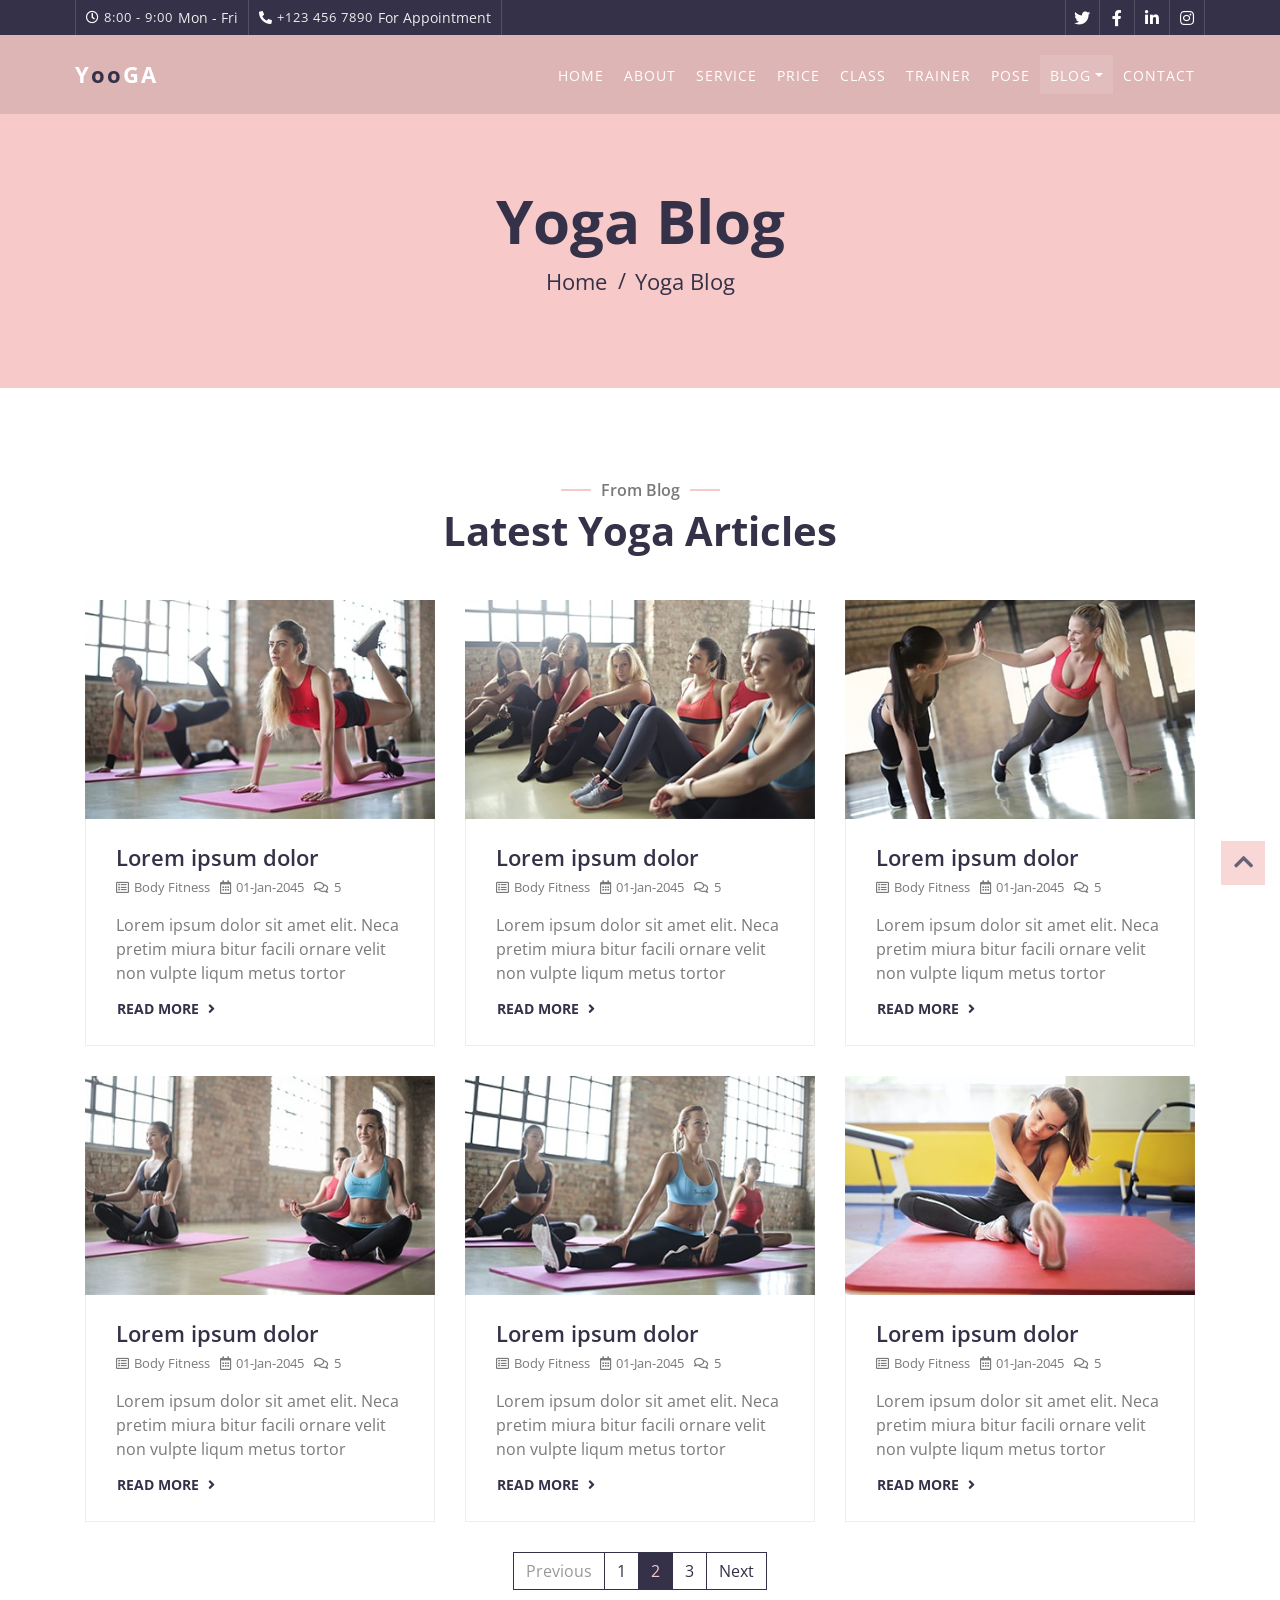
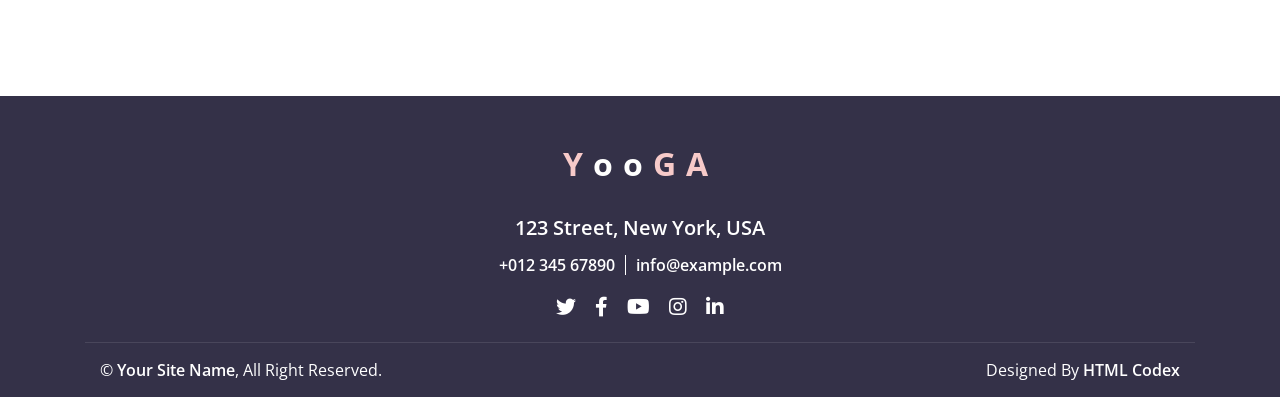
<file: blog.html>
<!DOCTYPE html>
<html lang="en">
    <head>
        <meta charset="utf-8">
        <title>YOOGA - Free Yoga Website Template</title>
        <meta content="width=device-width, initial-scale=1.0" name="viewport">
        <meta content="Free Website Template" name="keywords">
        <meta content="Free Website Template" name="description">

        <!-- Favicon -->
        <link href="img/favicon.ico" rel="icon">

        <!-- Google Font -->
        <link href="https://fonts.googleapis.com/css2?family=Open+Sans:wght@300;400;600;700;800&display=swap" rel="stylesheet">

        <!-- CSS Libraries -->
        <link href="https://stackpath.bootstrapcdn.com/bootstrap/4.4.1/css/bootstrap.min.css" rel="stylesheet">
        <link href="https://cdnjs.cloudflare.com/ajax/libs/font-awesome/5.10.0/css/all.min.css" rel="stylesheet">
        <link href="lib/animate/animate.min.css" rel="stylesheet">
        <link href="lib/flaticon/font/flaticon.css" rel="stylesheet"> 
        <link href="lib/owlcarousel/assets/owl.carousel.min.css" rel="stylesheet">
        <link href="lib/lightbox/css/lightbox.min.css" rel="stylesheet">

        <!-- Template Stylesheet -->
        <link href="css/style.css" rel="stylesheet">
    </head>

    <body>
        <!-- Top Bar Start -->
        <div class="top-bar d-none d-md-block">
            <div class="container-fluid">
                <div class="row">
                    <div class="col-md-8">
                        <div class="top-bar-left">
                            <div class="text">
                                <i class="far fa-clock"></i>
                                <h2>8:00 - 9:00</h2>
                                <p>Mon - Fri</p>
                            </div>
                            <div class="text">
                                <i class="fa fa-phone-alt"></i>
                                <h2>+123 456 7890</h2>
                                <p>For Appointment</p>
                            </div>
                        </div>
                    </div>
                    <div class="col-md-4">
                        <div class="top-bar-right">
                            <div class="social">
                                <a href=""><i class="fab fa-twitter"></i></a>
                                <a href=""><i class="fab fa-facebook-f"></i></a>
                                <a href=""><i class="fab fa-linkedin-in"></i></a>
                                <a href=""><i class="fab fa-instagram"></i></a>
                            </div>
                        </div>
                    </div>
                </div>
            </div>
        </div>
        <!-- Top Bar End -->

        <!-- Nav Bar Start -->
        <div class="navbar navbar-expand-lg bg-dark navbar-dark">
            <div class="container-fluid">
                <a href="index.html" class="navbar-brand">Y<span>oo</span>ga</a>
                <button type="button" class="navbar-toggler" data-toggle="collapse" data-target="#navbarCollapse">
                    <span class="navbar-toggler-icon"></span>
                </button>

                <div class="collapse navbar-collapse justify-content-between" id="navbarCollapse">
                    <div class="navbar-nav ml-auto">
                        <a href="index.html" class="nav-item nav-link">Home</a>
                        <a href="about.html" class="nav-item nav-link">About</a>
                        <a href="service.html" class="nav-item nav-link">Service</a>
                        <a href="price.html" class="nav-item nav-link">Price</a>
                        <a href="class.html" class="nav-item nav-link">Class</a>
                        <a href="team.html" class="nav-item nav-link">Trainer</a>
                        <a href="portfolio.html" class="nav-item nav-link">Pose</a>
                        <div class="nav-item dropdown">
                            <a href="#" class="nav-link dropdown-toggle active" data-toggle="dropdown">Blog</a>
                            <div class="dropdown-menu">
                                <a href="blog.html" class="dropdown-item">Blog Grid</a>
                                <a href="single.html" class="dropdown-item">Blog Detail</a>
                            </div>
                        </div>
                        <a href="contact.html" class="nav-item nav-link">Contact</a>
                    </div>
                </div>
            </div>
        </div>
        <!-- Nav Bar End -->


        <!-- Page Header Start -->
        <div class="page-header">
            <div class="container">
                <div class="row">
                    <div class="col-12">
                        <h2>Yoga Blog</h2>
                    </div>
                    <div class="col-12">
                        <a href="">Home</a>
                        <a href="">Yoga Blog</a>
                    </div>
                </div>
            </div>
        </div>
        <!-- Page Header End -->


        <!-- Blog Start -->
        <div class="blog">
            <div class="container">
                <div class="section-header text-center wow zoomIn" data-wow-delay="0.1s">
                    <p>From Blog</p>
                    <h2>Latest Yoga Articles</h2>
                </div>
                <div class="row blog-page">
                    <div class="col-lg-4 col-md-6 wow fadeInUp" data-wow-delay="0.0s">
                        <div class="blog-item">
                            <div class="blog-img">
                                <img src="img/blog-1.jpg" alt="Blog">
                            </div>
                            <div class="blog-text">
                                <h2>Lorem ipsum dolor</h2>
                                <div class="blog-meta">
                                    <p><i class="far fa-list-alt"></i>Body Fitness</p>
                                    <p><i class="far fa-calendar-alt"></i>01-Jan-2045</p>
                                    <p><i class="far fa-comments"></i>5</p>
                                </div>
                                <p>
                                    Lorem ipsum dolor sit amet elit. Neca pretim miura bitur facili ornare velit non vulpte liqum metus tortor
                                </p>
                                <a class="btn" href="">Read More <i class="fa fa-angle-right"></i></a>
                            </div>
                        </div>
                    </div>
                    <div class="col-lg-4 col-md-6 wow fadeInUp" data-wow-delay="0.2s">
                        <div class="blog-item">
                            <div class="blog-img">
                                <img src="img/blog-2.jpg" alt="Blog">
                            </div>
                            <div class="blog-text">
                                <h2>Lorem ipsum dolor</h2>
                                <div class="blog-meta">
                                    <p><i class="far fa-list-alt"></i>Body Fitness</p>
                                    <p><i class="far fa-calendar-alt"></i>01-Jan-2045</p>
                                    <p><i class="far fa-comments"></i>5</p>
                                </div>
                                <p>
                                    Lorem ipsum dolor sit amet elit. Neca pretim miura bitur facili ornare velit non vulpte liqum metus tortor
                                </p>
                                <a class="btn" href="">Read More <i class="fa fa-angle-right"></i></a>
                            </div>
                        </div>
                    </div>
                    <div class="col-lg-4 col-md-6 wow fadeInUp" data-wow-delay="0.4s">
                        <div class="blog-item">
                            <div class="blog-img">
                                <img src="img/blog-3.jpg" alt="Blog">
                            </div>
                            <div class="blog-text">
                                <h2>Lorem ipsum dolor</h2>
                                <div class="blog-meta">
                                    <p><i class="far fa-list-alt"></i>Body Fitness</p>
                                    <p><i class="far fa-calendar-alt"></i>01-Jan-2045</p>
                                    <p><i class="far fa-comments"></i>5</p>
                                </div>
                                <p>
                                    Lorem ipsum dolor sit amet elit. Neca pretim miura bitur facili ornare velit non vulpte liqum metus tortor
                                </p>
                                <a class="btn" href="">Read More <i class="fa fa-angle-right"></i></a>
                            </div>
                        </div>
                    </div>
                    <div class="col-lg-4 col-md-6 wow fadeInUp" data-wow-delay="0.6s">
                        <div class="blog-item">
                            <div class="blog-img">
                                <img src="img/blog-4.jpg" alt="Blog">
                            </div>
                            <div class="blog-text">
                                <h2>Lorem ipsum dolor</h2>
                                <div class="blog-meta">
                                    <p><i class="far fa-list-alt"></i>Body Fitness</p>
                                    <p><i class="far fa-calendar-alt"></i>01-Jan-2045</p>
                                    <p><i class="far fa-comments"></i>5</p>
                                </div>
                                <p>
                                    Lorem ipsum dolor sit amet elit. Neca pretim miura bitur facili ornare velit non vulpte liqum metus tortor
                                </p>
                                <a class="btn" href="">Read More <i class="fa fa-angle-right"></i></a>
                            </div>
                        </div>
                    </div>
                    <div class="col-lg-4 col-md-6 wow fadeInUp" data-wow-delay="0.8s">
                        <div class="blog-item">
                            <div class="blog-img">
                                <img src="img/blog-5.jpg" alt="Blog">
                            </div>
                            <div class="blog-text">
                                <h2>Lorem ipsum dolor</h2>
                                <div class="blog-meta">
                                    <p><i class="far fa-list-alt"></i>Body Fitness</p>
                                    <p><i class="far fa-calendar-alt"></i>01-Jan-2045</p>
                                    <p><i class="far fa-comments"></i>5</p>
                                </div>
                                <p>
                                    Lorem ipsum dolor sit amet elit. Neca pretim miura bitur facili ornare velit non vulpte liqum metus tortor
                                </p>
                                <a class="btn" href="">Read More <i class="fa fa-angle-right"></i></a>
                            </div>
                        </div>
                    </div>
                    <div class="col-lg-4 col-md-6 wow fadeInUp" data-wow-delay="1s">
                        <div class="blog-item">
                            <div class="blog-img">
                                <img src="img/blog-6.jpg" alt="Blog">
                            </div>
                            <div class="blog-text">
                                <h2>Lorem ipsum dolor</h2>
                                <div class="blog-meta">
                                    <p><i class="far fa-list-alt"></i>Body Fitness</p>
                                    <p><i class="far fa-calendar-alt"></i>01-Jan-2045</p>
                                    <p><i class="far fa-comments"></i>5</p>
                                </div>
                                <p>
                                    Lorem ipsum dolor sit amet elit. Neca pretim miura bitur facili ornare velit non vulpte liqum metus tortor
                                </p>
                                <a class="btn" href="">Read More <i class="fa fa-angle-right"></i></a>
                            </div>
                        </div>
                    </div>
                </div>
                <div class="row">
                    <div class="col-12">
                        <ul class="pagination justify-content-center">
                            <li class="page-item disabled"><a class="page-link" href="#">Previous</a></li>
                            <li class="page-item"><a class="page-link" href="#">1</a></li>
                            <li class="page-item active"><a class="page-link" href="#">2</a></li>
                            <li class="page-item"><a class="page-link" href="#">3</a></li>
                            <li class="page-item"><a class="page-link" href="#">Next</a></li>
                        </ul> 
                    </div>
                </div>
            </div>
        </div>
        <!-- Blog End -->


        <!-- Footer Start -->
        <div class="footer wow fadeIn" data-wow-delay="0.3s">
            <div class="container-fluid">
                <div class="container">
                    <div class="footer-info">
                        <a href="index.html" class="footer-logo">Y<span>oo</span>ga</a>
                        <h3>123 Street, New York, USA</h3>
                        <div class="footer-menu">
                            <p>+012 345 67890</p>
                            <p>info@example.com</p>
                        </div>
                        <div class="footer-social">
                            <a href=""><i class="fab fa-twitter"></i></a>
                            <a href=""><i class="fab fa-facebook-f"></i></a>
                            <a href=""><i class="fab fa-youtube"></i></a>
                            <a href=""><i class="fab fa-instagram"></i></a>
                            <a href=""><i class="fab fa-linkedin-in"></i></a>
                        </div>
                    </div>
                </div>
                <div class="container copyright">
                    <div class="row">
                        <div class="col-md-6">
                            <p>&copy; <a href="#">Your Site Name</a>, All Right Reserved.</p>
                        </div>
                        <div class="col-md-6">
                            <p>Designed By <a href="https://htmlcodex.com">HTML Codex</a></p>
                        </div>
                    </div>
                </div>
            </div>
        </div>
        <!-- Footer End -->

        <a href="#" class="back-to-top"><i class="fa fa-chevron-up"></i></a>

        <!-- JavaScript Libraries -->
        <script src="https://code.jquery.com/jquery-3.4.1.min.js"></script>
        <script src="https://stackpath.bootstrapcdn.com/bootstrap/4.4.1/js/bootstrap.bundle.min.js"></script>
        <script src="lib/easing/easing.min.js"></script>
        <script src="lib/wow/wow.min.js"></script>
        <script src="lib/owlcarousel/owl.carousel.min.js"></script>
        <script src="lib/isotope/isotope.pkgd.min.js"></script>
        <script src="lib/lightbox/js/lightbox.min.js"></script>
        
        <!-- Contact Javascript File -->
        <script src="mail/jqBootstrapValidation.min.js"></script>
        <script src="mail/contact.js"></script>

        <!-- Template Javascript -->
        <script src="js/main.js"></script>
    </body>
</html>
</file>
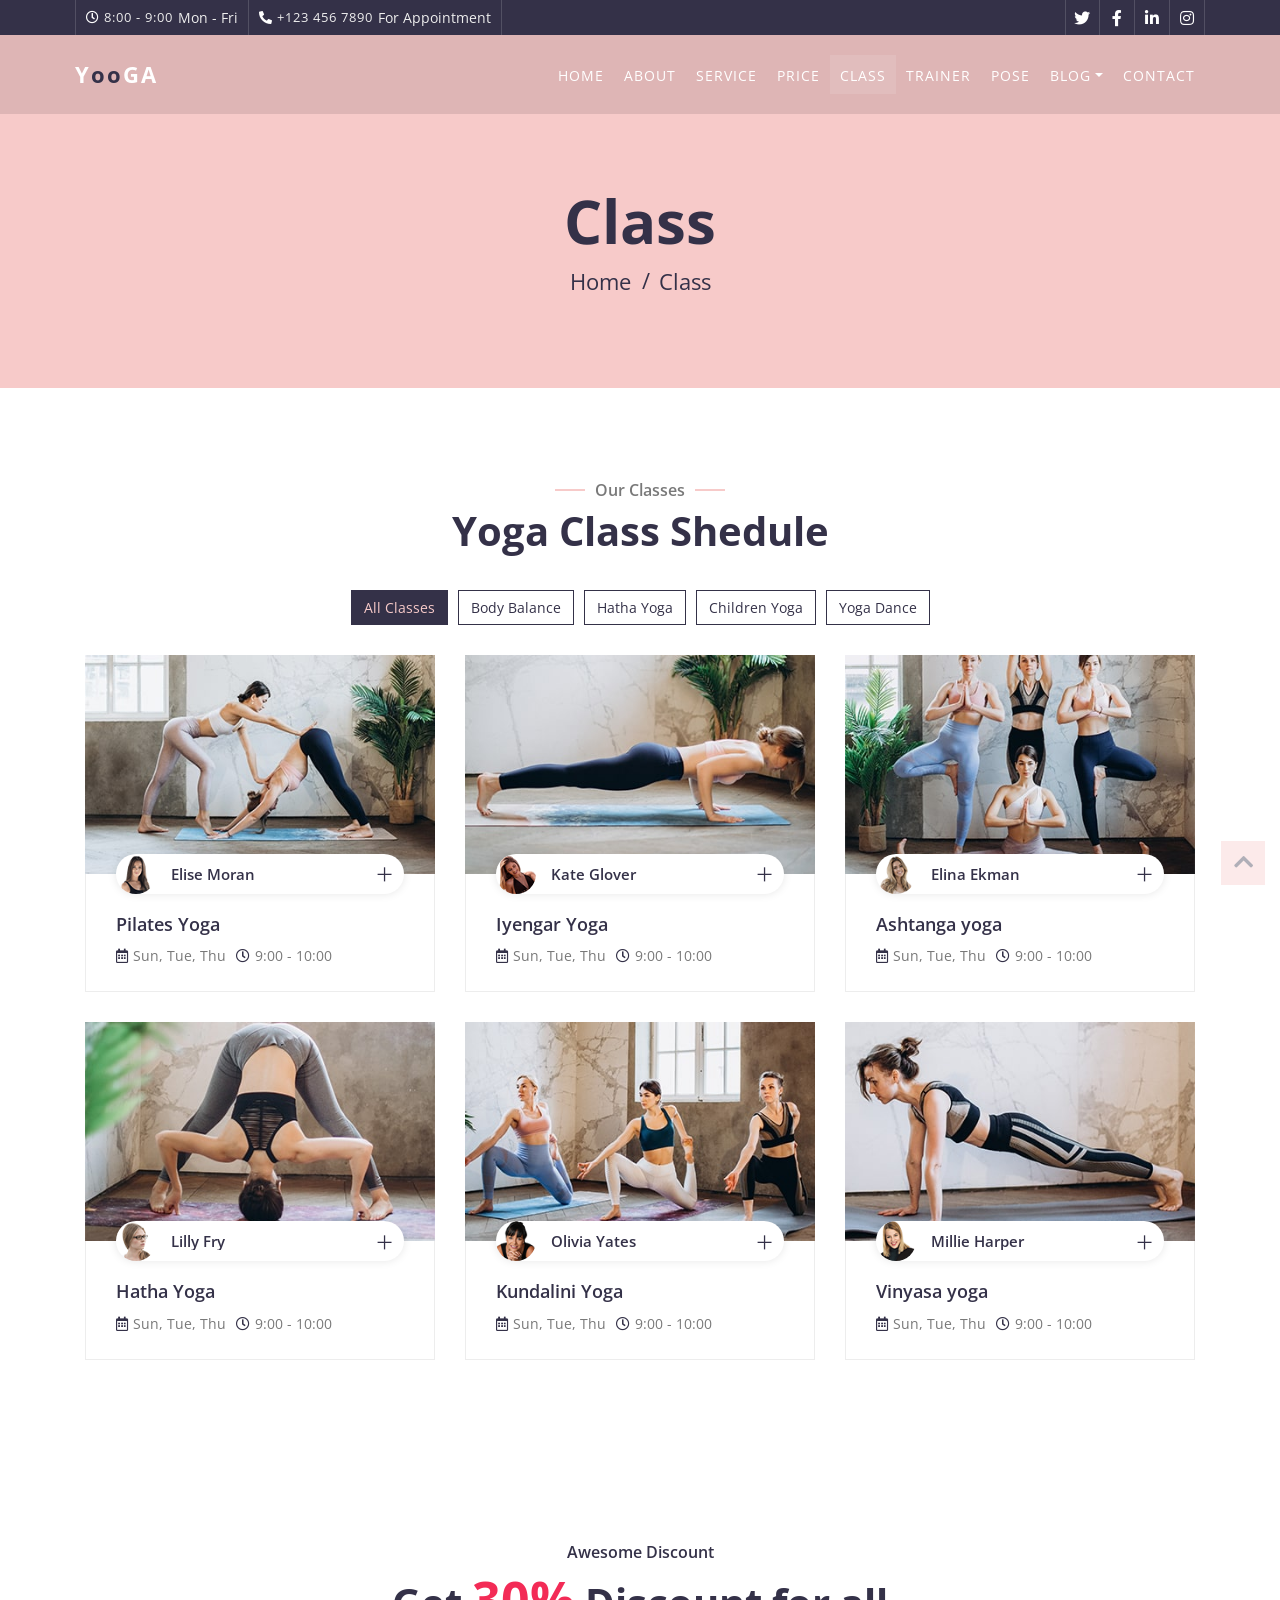
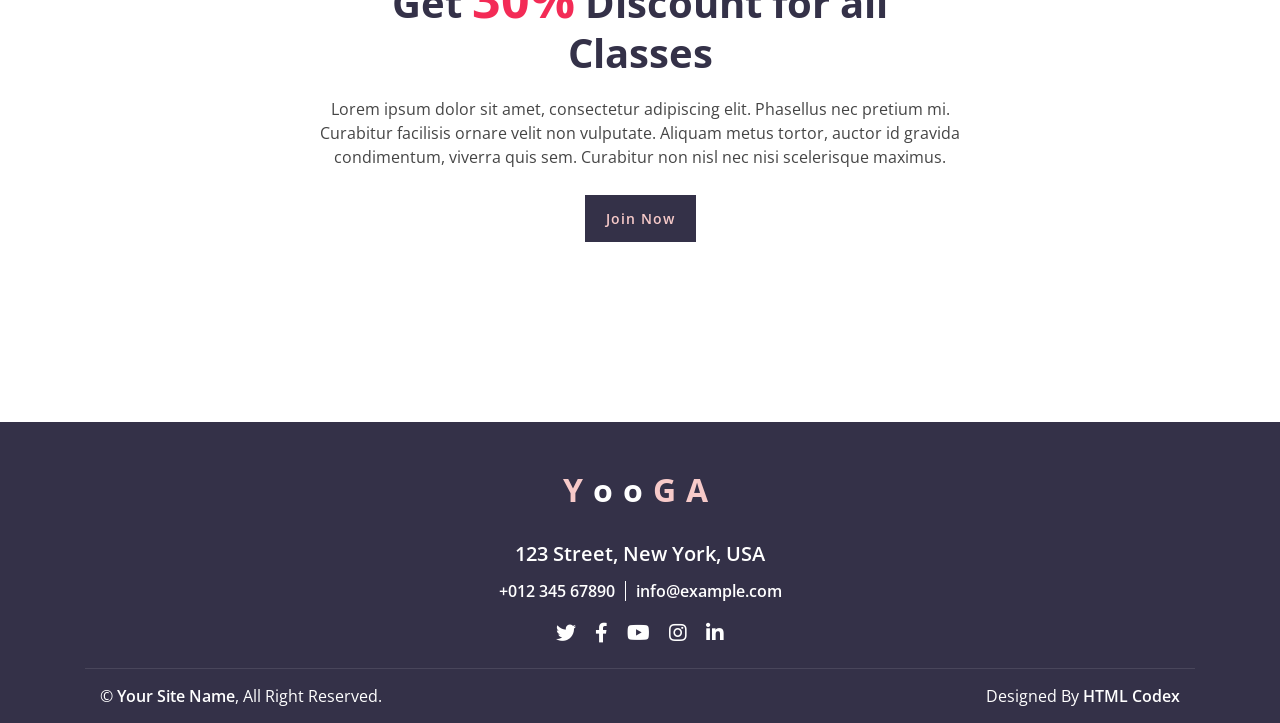
<file: class.html>
<!DOCTYPE html>
<html lang="en">
    <head>
        <meta charset="utf-8">
        <title>YOOGA - Free Yoga Website Template</title>
        <meta content="width=device-width, initial-scale=1.0" name="viewport">
        <meta content="Free Website Template" name="keywords">
        <meta content="Free Website Template" name="description">

        <!-- Favicon -->
        <link href="img/favicon.ico" rel="icon">

        <!-- Google Font -->
        <link href="https://fonts.googleapis.com/css2?family=Open+Sans:wght@300;400;600;700;800&display=swap" rel="stylesheet">

        <!-- CSS Libraries -->
        <link href="https://stackpath.bootstrapcdn.com/bootstrap/4.4.1/css/bootstrap.min.css" rel="stylesheet">
        <link href="https://cdnjs.cloudflare.com/ajax/libs/font-awesome/5.10.0/css/all.min.css" rel="stylesheet">
        <link href="lib/animate/animate.min.css" rel="stylesheet">
        <link href="lib/flaticon/font/flaticon.css" rel="stylesheet"> 
        <link href="lib/owlcarousel/assets/owl.carousel.min.css" rel="stylesheet">
        <link href="lib/lightbox/css/lightbox.min.css" rel="stylesheet">

        <!-- Template Stylesheet -->
        <link href="css/style.css" rel="stylesheet">
    </head>

    <body>
        <!-- Top Bar Start -->
        <div class="top-bar d-none d-md-block">
            <div class="container-fluid">
                <div class="row">
                    <div class="col-md-8">
                        <div class="top-bar-left">
                            <div class="text">
                                <i class="far fa-clock"></i>
                                <h2>8:00 - 9:00</h2>
                                <p>Mon - Fri</p>
                            </div>
                            <div class="text">
                                <i class="fa fa-phone-alt"></i>
                                <h2>+123 456 7890</h2>
                                <p>For Appointment</p>
                            </div>
                        </div>
                    </div>
                    <div class="col-md-4">
                        <div class="top-bar-right">
                            <div class="social">
                                <a href=""><i class="fab fa-twitter"></i></a>
                                <a href=""><i class="fab fa-facebook-f"></i></a>
                                <a href=""><i class="fab fa-linkedin-in"></i></a>
                                <a href=""><i class="fab fa-instagram"></i></a>
                            </div>
                        </div>
                    </div>
                </div>
            </div>
        </div>
        <!-- Top Bar End -->

        <!-- Nav Bar Start -->
        <div class="navbar navbar-expand-lg bg-dark navbar-dark">
            <div class="container-fluid">
                <a href="index.html" class="navbar-brand">Y<span>oo</span>ga</a>
                <button type="button" class="navbar-toggler" data-toggle="collapse" data-target="#navbarCollapse">
                    <span class="navbar-toggler-icon"></span>
                </button>

                <div class="collapse navbar-collapse justify-content-between" id="navbarCollapse">
                    <div class="navbar-nav ml-auto">
                        <a href="index.html" class="nav-item nav-link">Home</a>
                        <a href="about.html" class="nav-item nav-link">About</a>
                        <a href="service.html" class="nav-item nav-link">Service</a>
                        <a href="price.html" class="nav-item nav-link">Price</a>
                        <a href="class.html" class="nav-item nav-link active">Class</a>
                        <a href="team.html" class="nav-item nav-link">Trainer</a>
                        <a href="portfolio.html" class="nav-item nav-link">Pose</a>
                        <div class="nav-item dropdown">
                            <a href="#" class="nav-link dropdown-toggle" data-toggle="dropdown">Blog</a>
                            <div class="dropdown-menu">
                                <a href="blog.html" class="dropdown-item">Blog Grid</a>
                                <a href="single.html" class="dropdown-item">Blog Detail</a>
                            </div>
                        </div>
                        <a href="contact.html" class="nav-item nav-link">Contact</a>
                    </div>
                </div>
            </div>
        </div>
        <!-- Nav Bar End -->


        <!-- Page Header Start -->
        <div class="page-header">
            <div class="container">
                <div class="row">
                    <div class="col-12">
                        <h2>Class</h2>
                    </div>
                    <div class="col-12">
                        <a href="">Home</a>
                        <a href="">Class</a>
                    </div>
                </div>
            </div>
        </div>
        <!-- Page Header End -->


        <!-- Class Start -->
        <div class="class">
            <div class="container">
                <div class="section-header text-center wow zoomIn" data-wow-delay="0.1s">
                    <p>Our Classes</p>
                    <h2>Yoga Class Shedule</h2>
                </div>
                <div class="row">
                    <div class="col-12">
                        <ul id="class-filter">
                            <li data-filter="*" class="filter-active">All Classes</li>
                            <li data-filter=".filter-1">Body Balance</li>
                            <li data-filter=".filter-2">Hatha Yoga</li>
                            <li data-filter=".filter-3">Children Yoga</li>
                            <li data-filter=".filter-4">Yoga Dance</li>
                        </ul>
                    </div>
                </div>
                <div class="row class-container">
                    <div class="col-lg-4 col-md-6 col-sm-12 class-item filter-1 wow fadeInUp" data-wow-delay="0.0s">
                        <div class="class-wrap">
                            <div class="class-img">
                                <img src="img/class-1.jpg" alt="Image">
                            </div>
                            <div class="class-text">
                                <div class="class-teacher">
                                    <img src="img/teacher-1.png" alt="Image">
                                    <h3>Elise Moran</h3>
                                    <a href="">+</a>
                                </div>
                                <h2>Pilates Yoga</h2>
                                <div class="class-meta">
                                    <p><i class="far fa-calendar-alt"></i>Sun, Tue, Thu</p>
                                    <p><i class="far fa-clock"></i>9:00 - 10:00</p>
                                </div>
                            </div>
                        </div>
                    </div>
                    <div class="col-lg-4 col-md-6 col-sm-12 class-item filter-2 wow fadeInUp" data-wow-delay="0.2s">
                        <div class="class-wrap">
                            <div class="class-img">
                                <img src="img/class-2.jpg" alt="Image">
                            </div>
                            <div class="class-text">
                                <div class="class-teacher">
                                    <img src="img/teacher-2.png" alt="Image">
                                    <h3>Kate Glover</h3>
                                    <a href="">+</a>
                                </div>
                                <h2>Iyengar Yoga</h2>
                                <div class="class-meta">
                                    <p><i class="far fa-calendar-alt"></i>Sun, Tue, Thu</p>
                                    <p><i class="far fa-clock"></i>9:00 - 10:00</p>
                                </div>
                            </div>
                        </div>
                    </div>
                    <div class="col-lg-4 col-md-6 col-sm-12 class-item filter-3 wow fadeInUp" data-wow-delay="0.4s">
                        <div class="class-wrap">
                            <div class="class-img">
                                <img src="img/class-3.jpg" alt="Image">
                            </div>
                            <div class="class-text">
                                <div class="class-teacher">
                                    <img src="img/teacher-3.png" alt="Image">
                                    <h3>Elina Ekman</h3>
                                    <a href="">+</a>
                                </div>
                                <h2>Ashtanga yoga</h2>
                                <div class="class-meta">
                                    <p><i class="far fa-calendar-alt"></i>Sun, Tue, Thu</p>
                                    <p><i class="far fa-clock"></i>9:00 - 10:00</p>
                                </div>
                            </div>
                        </div>
                    </div>
                    <div class="col-lg-4 col-md-6 col-sm-12 class-item filter-4 wow fadeInUp" data-wow-delay="0.6s">
                        <div class="class-wrap">
                            <div class="class-img">
                                <img src="img/class-4.jpg" alt="Image">
                            </div>
                            <div class="class-text">
                                <div class="class-teacher">
                                    <img src="img/teacher-4.png" alt="Image">
                                    <h3>Lilly Fry</h3>
                                    <a href="">+</a>
                                </div>
                                <h2>Hatha Yoga</h2>
                                <div class="class-meta">
                                    <p><i class="far fa-calendar-alt"></i>Sun, Tue, Thu</p>
                                    <p><i class="far fa-clock"></i>9:00 - 10:00</p>
                                </div>
                            </div>
                        </div>
                    </div>
                    <div class="col-lg-4 col-md-6 col-sm-12 class-item filter-1 wow fadeInUp" data-wow-delay="0.8s">
                        <div class="class-wrap">
                            <div class="class-img">
                                <img src="img/class-5.jpg" alt="Image">
                            </div>
                            <div class="class-text">
                                <div class="class-teacher">
                                    <img src="img/teacher-5.png" alt="Image">
                                    <h3>Olivia Yates</h3>
                                    <a href="">+</a>
                                </div>
                                <h2>Kundalini Yoga</h2>
                                <div class="class-meta">
                                    <p><i class="far fa-calendar-alt"></i>Sun, Tue, Thu</p>
                                    <p><i class="far fa-clock"></i>9:00 - 10:00</p>
                                </div>
                            </div>
                        </div>
                    </div>
                    <div class="col-lg-4 col-md-6 col-sm-12 class-item filter-2 wow fadeInUp" data-wow-delay="1s">
                        <div class="class-wrap">
                            <div class="class-img">
                                <img src="img/class-6.jpg" alt="Image">
                            </div>
                            <div class="class-text">
                                <div class="class-teacher">
                                    <img src="img/teacher-6.png" alt="Image">
                                    <h3>Millie Harper</h3>
                                    <a href="">+</a>
                                </div>
                                <h2>Vinyasa yoga</h2>
                                <div class="class-meta">
                                    <p><i class="far fa-calendar-alt"></i>Sun, Tue, Thu</p>
                                    <p><i class="far fa-clock"></i>9:00 - 10:00</p>
                                </div>
                            </div>
                        </div>
                    </div>
                </div>
            </div>
        </div>
        <!-- Class End -->
        
        
        <!-- Discount Start -->
        <div class="discount wow zoomIn" data-wow-delay="0.1s" style="margin-bottom: 90px;">
            <div class="container">
                <div class="section-header text-center">
                    <p>Awesome Discount</p>
                    <h2>Get <span>30%</span> Discount for all Classes</h2>
                </div>
                <div class="container discount-text">
                    <p>
                        Lorem ipsum dolor sit amet, consectetur adipiscing elit. Phasellus nec pretium mi. Curabitur facilisis ornare velit non vulputate. Aliquam metus tortor, auctor id gravida condimentum, viverra quis sem. Curabitur non nisl nec nisi scelerisque maximus. 
                    </p>
                    <a class="btn">Join Now</a>
                </div>
            </div>
        </div>
        <!-- Discount End -->


        <!-- Footer Start -->
        <div class="footer wow fadeIn" data-wow-delay="0.3s">
            <div class="container-fluid">
                <div class="container">
                    <div class="footer-info">
                        <a href="index.html" class="footer-logo">Y<span>oo</span>ga</a>
                        <h3>123 Street, New York, USA</h3>
                        <div class="footer-menu">
                            <p>+012 345 67890</p>
                            <p>info@example.com</p>
                        </div>
                        <div class="footer-social">
                            <a href=""><i class="fab fa-twitter"></i></a>
                            <a href=""><i class="fab fa-facebook-f"></i></a>
                            <a href=""><i class="fab fa-youtube"></i></a>
                            <a href=""><i class="fab fa-instagram"></i></a>
                            <a href=""><i class="fab fa-linkedin-in"></i></a>
                        </div>
                    </div>
                </div>
                <div class="container copyright">
                    <div class="row">
                        <div class="col-md-6">
                            <p>&copy; <a href="#">Your Site Name</a>, All Right Reserved.</p>
                        </div>
                        <div class="col-md-6">
                            <p>Designed By <a href="https://htmlcodex.com">HTML Codex</a></p>
                        </div>
                    </div>
                </div>
            </div>
        </div>
        <!-- Footer End -->

        <a href="#" class="back-to-top"><i class="fa fa-chevron-up"></i></a>

        <!-- JavaScript Libraries -->
        <script src="https://code.jquery.com/jquery-3.4.1.min.js"></script>
        <script src="https://stackpath.bootstrapcdn.com/bootstrap/4.4.1/js/bootstrap.bundle.min.js"></script>
        <script src="lib/easing/easing.min.js"></script>
        <script src="lib/wow/wow.min.js"></script>
        <script src="lib/owlcarousel/owl.carousel.min.js"></script>
        <script src="lib/isotope/isotope.pkgd.min.js"></script>
        <script src="lib/lightbox/js/lightbox.min.js"></script>
        
        <!-- Contact Javascript File -->
        <script src="mail/jqBootstrapValidation.min.js"></script>
        <script src="mail/contact.js"></script>

        <!-- Template Javascript -->
        <script src="js/main.js"></script>
    </body>
</html>
</file>
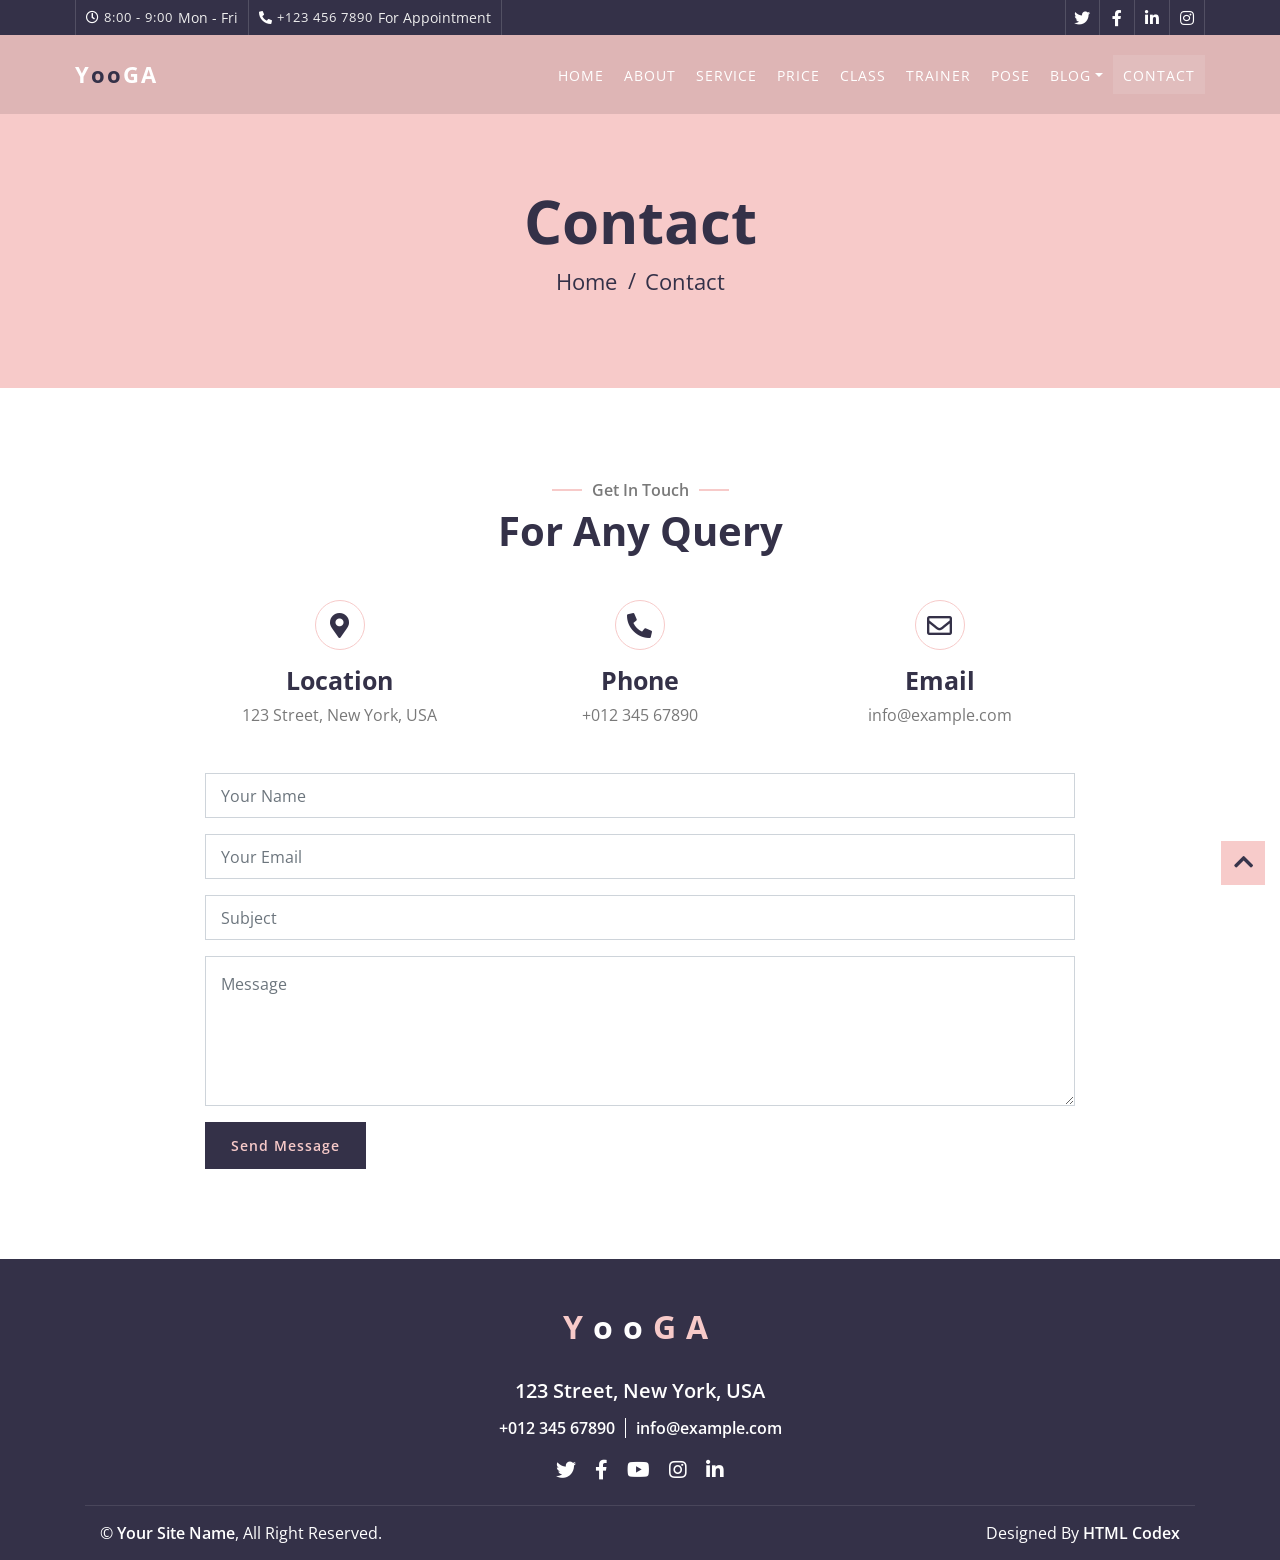
<file: contact.html>
<!DOCTYPE html>
<html lang="en">
    <head>
        <meta charset="utf-8">
        <title>YOOGA - Free Yoga Website Template</title>
        <meta content="width=device-width, initial-scale=1.0" name="viewport">
        <meta content="Free Website Template" name="keywords">
        <meta content="Free Website Template" name="description">

        <!-- Favicon -->
        <link href="img/favicon.ico" rel="icon">

        <!-- Google Font -->
        <link href="https://fonts.googleapis.com/css2?family=Open+Sans:wght@300;400;600;700;800&display=swap" rel="stylesheet">

        <!-- CSS Libraries -->
        <link href="https://stackpath.bootstrapcdn.com/bootstrap/4.4.1/css/bootstrap.min.css" rel="stylesheet">
        <link href="https://cdnjs.cloudflare.com/ajax/libs/font-awesome/5.10.0/css/all.min.css" rel="stylesheet">
        <link href="lib/animate/animate.min.css" rel="stylesheet">
        <link href="lib/flaticon/font/flaticon.css" rel="stylesheet"> 
        <link href="lib/owlcarousel/assets/owl.carousel.min.css" rel="stylesheet">
        <link href="lib/lightbox/css/lightbox.min.css" rel="stylesheet">

        <!-- Template Stylesheet -->
        <link href="css/style.css" rel="stylesheet">
    </head>

    <body>
        <!-- Top Bar Start -->
        <div class="top-bar d-none d-md-block">
            <div class="container-fluid">
                <div class="row">
                    <div class="col-md-8">
                        <div class="top-bar-left">
                            <div class="text">
                                <i class="far fa-clock"></i>
                                <h2>8:00 - 9:00</h2>
                                <p>Mon - Fri</p>
                            </div>
                            <div class="text">
                                <i class="fa fa-phone-alt"></i>
                                <h2>+123 456 7890</h2>
                                <p>For Appointment</p>
                            </div>
                        </div>
                    </div>
                    <div class="col-md-4">
                        <div class="top-bar-right">
                            <div class="social">
                                <a href=""><i class="fab fa-twitter"></i></a>
                                <a href=""><i class="fab fa-facebook-f"></i></a>
                                <a href=""><i class="fab fa-linkedin-in"></i></a>
                                <a href=""><i class="fab fa-instagram"></i></a>
                            </div>
                        </div>
                    </div>
                </div>
            </div>
        </div>
        <!-- Top Bar End -->

        <!-- Nav Bar Start -->
        <div class="navbar navbar-expand-lg bg-dark navbar-dark">
            <div class="container-fluid">
                <a href="index.html" class="navbar-brand">Y<span>oo</span>ga</a>
                <button type="button" class="navbar-toggler" data-toggle="collapse" data-target="#navbarCollapse">
                    <span class="navbar-toggler-icon"></span>
                </button>

                <div class="collapse navbar-collapse justify-content-between" id="navbarCollapse">
                    <div class="navbar-nav ml-auto">
                        <a href="index.html" class="nav-item nav-link">Home</a>
                        <a href="about.html" class="nav-item nav-link">About</a>
                        <a href="service.html" class="nav-item nav-link">Service</a>
                        <a href="price.html" class="nav-item nav-link">Price</a>
                        <a href="class.html" class="nav-item nav-link">Class</a>
                        <a href="team.html" class="nav-item nav-link">Trainer</a>
                        <a href="portfolio.html" class="nav-item nav-link">Pose</a>
                        <div class="nav-item dropdown">
                            <a href="#" class="nav-link dropdown-toggle" data-toggle="dropdown">Blog</a>
                            <div class="dropdown-menu">
                                <a href="blog.html" class="dropdown-item">Blog Grid</a>
                                <a href="single.html" class="dropdown-item">Blog Detail</a>
                            </div>
                        </div>
                        <a href="contact.html" class="nav-item nav-link active">Contact</a>
                    </div>
                </div>
            </div>
        </div>
        <!-- Nav Bar End -->


        <!-- Page Header Start -->
        <div class="page-header">
            <div class="container">
                <div class="row">
                    <div class="col-12">
                        <h2>Contact</h2>
                    </div>
                    <div class="col-12">
                        <a href="">Home</a>
                        <a href="">Contact</a>
                    </div>
                </div>
            </div>
        </div>
        <!-- Page Header End -->


        <!-- Contact Start -->
        <div class="contact">
            <div class="container">
                <div class="section-header text-center wow zoomIn" data-wow-delay="0.1s">
                    <p>Get In Touch</p>
                    <h2>For Any Query</h2>
                </div>
                <div class="row">
                    <div class="col-12">
                        <div class="row">
                            <div class="col-md-4 contact-item wow zoomIn" data-wow-delay="0.2s">
                                <i class="fa fa-map-marker-alt"></i>
                                <div class="contact-text">
                                    <h2>Location</h2>
                                    <p>123 Street, New York, USA</p>
                                </div>
                            </div>
                            <div class="col-md-4 contact-item wow zoomIn" data-wow-delay="0.4s">
                                <i class="fa fa-phone-alt"></i>
                                <div class="contact-text">
                                    <h2>Phone</h2>
                                    <p>+012 345 67890</p>
                                </div>
                            </div>
                            <div class="col-md-4 contact-item wow zoomIn" data-wow-delay="0.6s">
                                <i class="far fa-envelope"></i>
                                <div class="contact-text">
                                    <h2>Email</h2>
                                    <p>info@example.com</p>
                                </div>
                            </div>
                        </div>
                    </div>
                    <div class="col-12 wow fadeInUp" data-wow-delay="0.1s">
                        <div class="contact-form">
                            <div id="success"></div>
                            <form name="sentMessage" id="contactForm" novalidate="novalidate">
                                <div class="control-group">
                                    <input type="text" class="form-control" id="name" placeholder="Your Name" required="required" data-validation-required-message="Please enter your name" />
                                    <p class="help-block text-danger"></p>
                                </div>
                                <div class="control-group">
                                    <input type="email" class="form-control" id="email" placeholder="Your Email" required="required" data-validation-required-message="Please enter your email" />
                                    <p class="help-block text-danger"></p>
                                </div>
                                <div class="control-group">
                                    <input type="text" class="form-control" id="subject" placeholder="Subject" required="required" data-validation-required-message="Please enter a subject" />
                                    <p class="help-block text-danger"></p>
                                </div>
                                <div class="control-group">
                                    <textarea class="form-control" id="message" placeholder="Message" required="required" data-validation-required-message="Please enter your message"></textarea>
                                    <p class="help-block text-danger"></p>
                                </div>
                                <div>
                                    <button class="btn" type="submit" id="sendMessageButton">Send Message</button>
                                </div>
                            </form>
                        </div>
                    </div>
                </div>
            </div>
        </div>
        <!-- Contact End -->


        <!-- Footer Start -->
        <div class="footer wow fadeIn" data-wow-delay="0.3s">
            <div class="container-fluid">
                <div class="container">
                    <div class="footer-info">
                        <a href="index.html" class="footer-logo">Y<span>oo</span>ga</a>
                        <h3>123 Street, New York, USA</h3>
                        <div class="footer-menu">
                            <p>+012 345 67890</p>
                            <p>info@example.com</p>
                        </div>
                        <div class="footer-social">
                            <a href=""><i class="fab fa-twitter"></i></a>
                            <a href=""><i class="fab fa-facebook-f"></i></a>
                            <a href=""><i class="fab fa-youtube"></i></a>
                            <a href=""><i class="fab fa-instagram"></i></a>
                            <a href=""><i class="fab fa-linkedin-in"></i></a>
                        </div>
                    </div>
                </div>
                <div class="container copyright">
                    <div class="row">
                        <div class="col-md-6">
                            <p>&copy; <a href="#">Your Site Name</a>, All Right Reserved.</p>
                        </div>
                        <div class="col-md-6">
                            <p>Designed By <a href="https://htmlcodex.com">HTML Codex</a></p>
                        </div>
                    </div>
                </div>
            </div>
        </div>
        <!-- Footer End -->

        <a href="#" class="back-to-top"><i class="fa fa-chevron-up"></i></a>

        <!-- JavaScript Libraries -->
        <script src="https://code.jquery.com/jquery-3.4.1.min.js"></script>
        <script src="https://stackpath.bootstrapcdn.com/bootstrap/4.4.1/js/bootstrap.bundle.min.js"></script>
        <script src="lib/easing/easing.min.js"></script>
        <script src="lib/wow/wow.min.js"></script>
        <script src="lib/owlcarousel/owl.carousel.min.js"></script>
        <script src="lib/isotope/isotope.pkgd.min.js"></script>
        <script src="lib/lightbox/js/lightbox.min.js"></script>
        
        <!-- Contact Javascript File -->
        <script src="mail/jqBootstrapValidation.min.js"></script>
        <script src="mail/contact.js"></script>

        <!-- Template Javascript -->
        <script src="js/main.js"></script>
    </body>
</html>
</file>
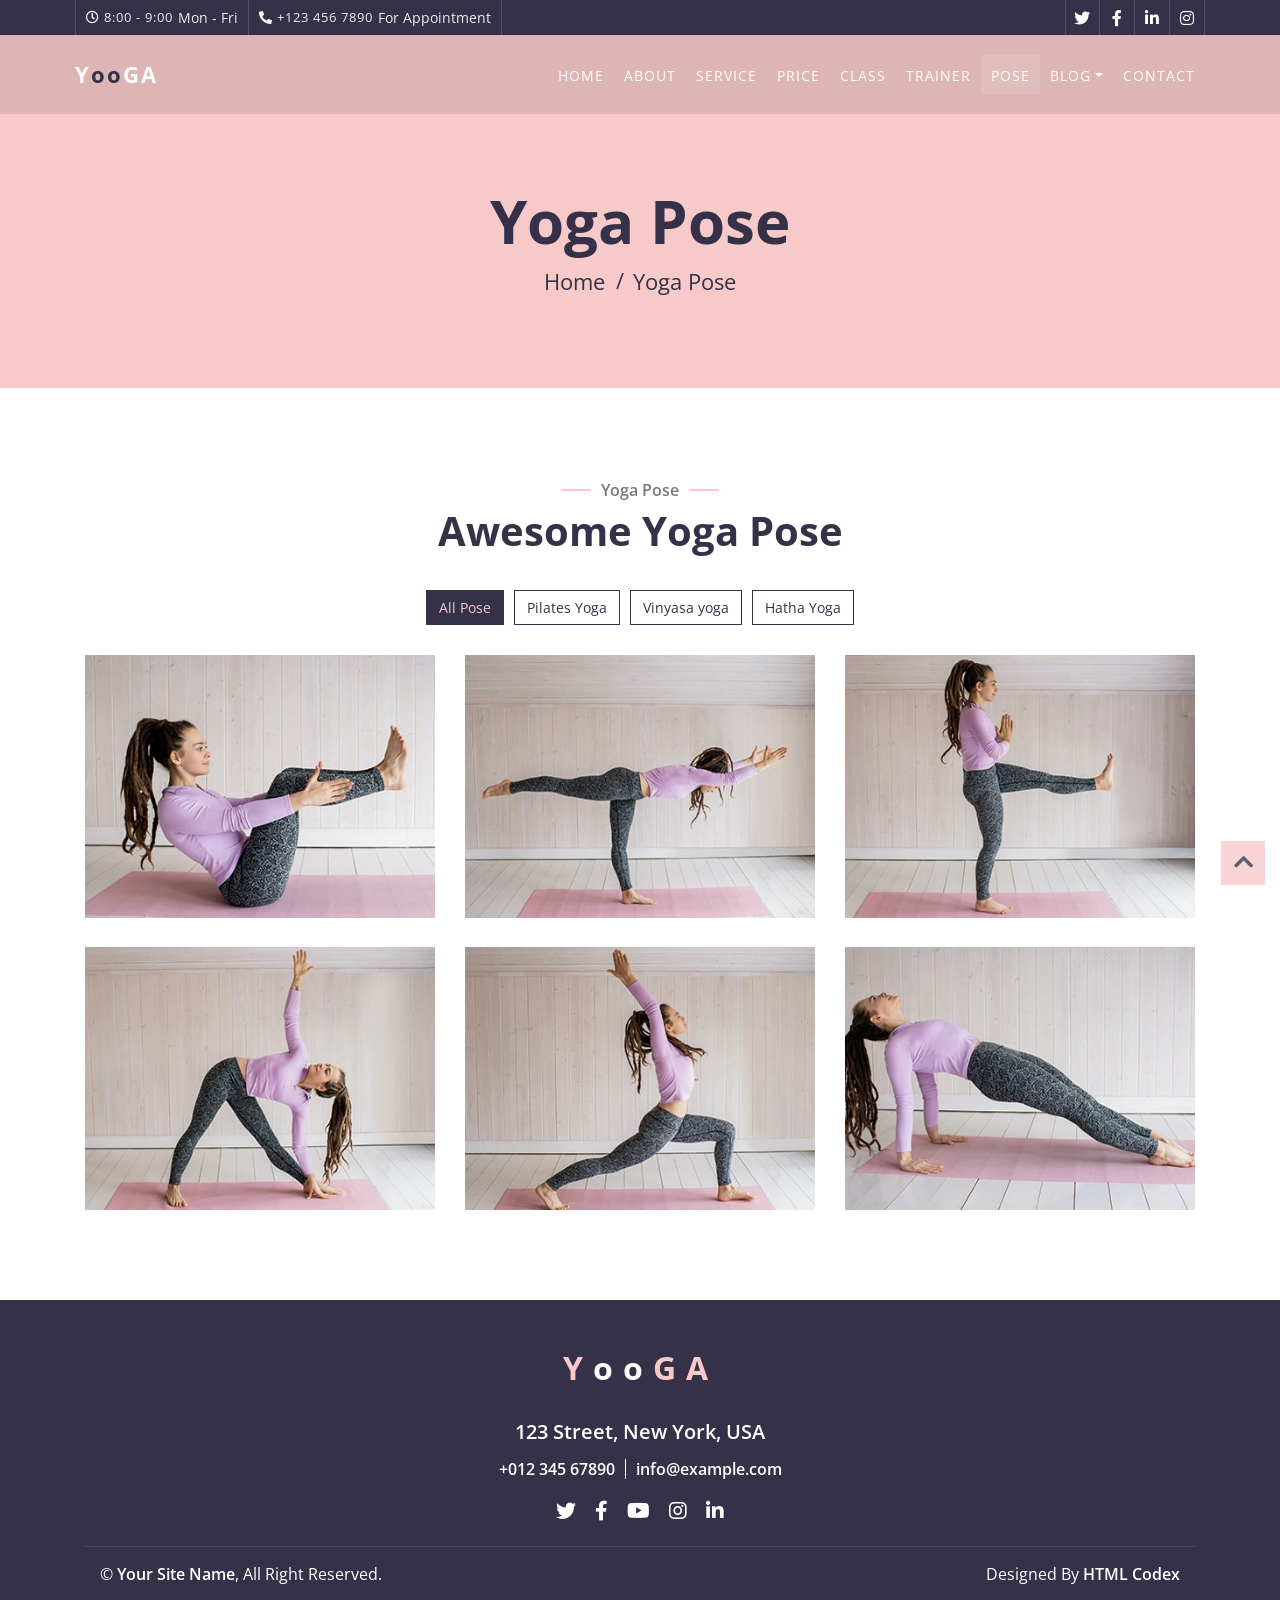
<file: portfolio.html>
<!DOCTYPE html>
<html lang="en">
    <head>
        <meta charset="utf-8">
        <title>YOOGA - Free Yoga Website Template</title>
        <meta content="width=device-width, initial-scale=1.0" name="viewport">
        <meta content="Free Website Template" name="keywords">
        <meta content="Free Website Template" name="description">

        <!-- Favicon -->
        <link href="img/favicon.ico" rel="icon">

        <!-- Google Font -->
        <link href="https://fonts.googleapis.com/css2?family=Open+Sans:wght@300;400;600;700;800&display=swap" rel="stylesheet">

        <!-- CSS Libraries -->
        <link href="https://stackpath.bootstrapcdn.com/bootstrap/4.4.1/css/bootstrap.min.css" rel="stylesheet">
        <link href="https://cdnjs.cloudflare.com/ajax/libs/font-awesome/5.10.0/css/all.min.css" rel="stylesheet">
        <link href="lib/animate/animate.min.css" rel="stylesheet">
        <link href="lib/flaticon/font/flaticon.css" rel="stylesheet"> 
        <link href="lib/owlcarousel/assets/owl.carousel.min.css" rel="stylesheet">
        <link href="lib/lightbox/css/lightbox.min.css" rel="stylesheet">

        <!-- Template Stylesheet -->
        <link href="css/style.css" rel="stylesheet">
    </head>

    <body>
        <!-- Top Bar Start -->
        <div class="top-bar d-none d-md-block">
            <div class="container-fluid">
                <div class="row">
                    <div class="col-md-8">
                        <div class="top-bar-left">
                            <div class="text">
                                <i class="far fa-clock"></i>
                                <h2>8:00 - 9:00</h2>
                                <p>Mon - Fri</p>
                            </div>
                            <div class="text">
                                <i class="fa fa-phone-alt"></i>
                                <h2>+123 456 7890</h2>
                                <p>For Appointment</p>
                            </div>
                        </div>
                    </div>
                    <div class="col-md-4">
                        <div class="top-bar-right">
                            <div class="social">
                                <a href=""><i class="fab fa-twitter"></i></a>
                                <a href=""><i class="fab fa-facebook-f"></i></a>
                                <a href=""><i class="fab fa-linkedin-in"></i></a>
                                <a href=""><i class="fab fa-instagram"></i></a>
                            </div>
                        </div>
                    </div>
                </div>
            </div>
        </div>
        <!-- Top Bar End -->

        <!-- Nav Bar Start -->
        <div class="navbar navbar-expand-lg bg-dark navbar-dark">
            <div class="container-fluid">
                <a href="index.html" class="navbar-brand">Y<span>oo</span>ga</a>
                <button type="button" class="navbar-toggler" data-toggle="collapse" data-target="#navbarCollapse">
                    <span class="navbar-toggler-icon"></span>
                </button>

                <div class="collapse navbar-collapse justify-content-between" id="navbarCollapse">
                    <div class="navbar-nav ml-auto">
                        <a href="index.html" class="nav-item nav-link">Home</a>
                        <a href="about.html" class="nav-item nav-link">About</a>
                        <a href="service.html" class="nav-item nav-link">Service</a>
                        <a href="price.html" class="nav-item nav-link">Price</a>
                        <a href="class.html" class="nav-item nav-link">Class</a>
                        <a href="team.html" class="nav-item nav-link">Trainer</a>
                        <a href="portfolio.html" class="nav-item nav-link active">Pose</a>
                        <div class="nav-item dropdown">
                            <a href="#" class="nav-link dropdown-toggle" data-toggle="dropdown">Blog</a>
                            <div class="dropdown-menu">
                                <a href="blog.html" class="dropdown-item">Blog Grid</a>
                                <a href="single.html" class="dropdown-item">Blog Detail</a>
                            </div>
                        </div>
                        <a href="contact.html" class="nav-item nav-link">Contact</a>
                    </div>
                </div>
            </div>
        </div>
        <!-- Nav Bar End -->


        <!-- Page Header Start -->
        <div class="page-header">
            <div class="container">
                <div class="row">
                    <div class="col-12">
                        <h2>Yoga Pose</h2>
                    </div>
                    <div class="col-12">
                        <a href="">Home</a>
                        <a href="">Yoga Pose</a>
                    </div>
                </div>
            </div>
        </div>
        <!-- Page Header End -->


        <!-- Portfolio Start -->
        <div class="portfolio">
            <div class="container">
                <div class="section-header text-center wow zoomIn" data-wow-delay="0.1s">
                    <p>Yoga Pose</p>
                    <h2>Awesome Yoga Pose</h2>
                </div>
                <div class="row">
                    <div class="col-12">
                        <ul id="portfolio-filter">
                            <li data-filter="*" class="filter-active">All Pose</li>
                            <li data-filter=".first">Pilates Yoga</li>
                            <li data-filter=".second">Vinyasa yoga</li>
                            <li data-filter=".third">Hatha Yoga</li>
                        </ul>
                    </div>
                </div>
                <div class="row portfolio-container">
                    <div class="col-lg-4 col-md-6 col-sm-12 portfolio-item first wow fadeInUp" data-wow-delay="0.1s">
                        <div class="portfolio-wrap">
                            <a href="img/portfolio-1.jpg" data-lightbox="portfolio">
                                <img src="img/portfolio-1.jpg" alt="Portfolio Image">
                            </a>
                        </div>
                    </div>
                    <div class="col-lg-4 col-md-6 col-sm-12 portfolio-item second wow fadeInUp" data-wow-delay="0.3s">
                        <div class="portfolio-wrap">
                            <a href="img/portfolio-2.jpg" data-lightbox="portfolio">
                                <img src="img/portfolio-2.jpg" alt="Portfolio Image">
                            </a>
                        </div>
                    </div>
                    <div class="col-lg-4 col-md-6 col-sm-12 portfolio-item third wow fadeInUp" data-wow-delay="0.5s">
                        <div class="portfolio-wrap">
                            <a href="img/portfolio-3.jpg" data-lightbox="portfolio">
                                <img src="img/portfolio-3.jpg" alt="Portfolio Image">
                            </a>
                        </div>
                    </div>
                    <div class="col-lg-4 col-md-6 col-sm-12 portfolio-item first wow fadeInUp" data-wow-delay="0.7s">
                        <div class="portfolio-wrap">
                            <a href="img/portfolio-4.jpg" data-lightbox="portfolio">
                                <img src="img/portfolio-4.jpg" alt="Portfolio Image">
                            </a>
                        </div>
                    </div>
                    <div class="col-lg-4 col-md-6 col-sm-12 portfolio-item second wow fadeInUp" data-wow-delay="0.9s">
                        <div class="portfolio-wrap">
                            <a href="img/portfolio-5.jpg" data-lightbox="portfolio">
                                <img src="img/portfolio-5.jpg" alt="Portfolio Image">
                            </a>
                        </div>
                    </div>
                    <div class="col-lg-4 col-md-6 col-sm-12 portfolio-item third wow fadeInUp" data-wow-delay="1.1s">
                        <div class="portfolio-wrap">
                            <a href="img/portfolio-6.jpg" data-lightbox="portfolio">
                                <img src="img/portfolio-6.jpg" alt="Portfolio Image">
                            </a>
                        </div>
                    </div>
                </div>
            </div>
        </div>
        <!-- Portfolio Start -->


        <!-- Footer Start -->
        <div class="footer wow fadeIn" data-wow-delay="0.3s">
            <div class="container-fluid">
                <div class="container">
                    <div class="footer-info">
                        <a href="index.html" class="footer-logo">Y<span>oo</span>ga</a>
                        <h3>123 Street, New York, USA</h3>
                        <div class="footer-menu">
                            <p>+012 345 67890</p>
                            <p>info@example.com</p>
                        </div>
                        <div class="footer-social">
                            <a href=""><i class="fab fa-twitter"></i></a>
                            <a href=""><i class="fab fa-facebook-f"></i></a>
                            <a href=""><i class="fab fa-youtube"></i></a>
                            <a href=""><i class="fab fa-instagram"></i></a>
                            <a href=""><i class="fab fa-linkedin-in"></i></a>
                        </div>
                    </div>
                </div>
                <div class="container copyright">
                    <div class="row">
                        <div class="col-md-6">
                            <p>&copy; <a href="#">Your Site Name</a>, All Right Reserved.</p>
                        </div>
                        <div class="col-md-6">
                            <p>Designed By <a href="https://htmlcodex.com">HTML Codex</a></p>
                        </div>
                    </div>
                </div>
            </div>
        </div>
        <!-- Footer End -->

        <a href="#" class="back-to-top"><i class="fa fa-chevron-up"></i></a>

        <!-- JavaScript Libraries -->
        <script src="https://code.jquery.com/jquery-3.4.1.min.js"></script>
        <script src="https://stackpath.bootstrapcdn.com/bootstrap/4.4.1/js/bootstrap.bundle.min.js"></script>
        <script src="lib/easing/easing.min.js"></script>
        <script src="lib/wow/wow.min.js"></script>
        <script src="lib/owlcarousel/owl.carousel.min.js"></script>
        <script src="lib/isotope/isotope.pkgd.min.js"></script>
        <script src="lib/lightbox/js/lightbox.min.js"></script>
        
        <!-- Contact Javascript File -->
        <script src="mail/jqBootstrapValidation.min.js"></script>
        <script src="mail/contact.js"></script>

        <!-- Template Javascript -->
        <script src="js/main.js"></script>
    </body>
</html>
</file>
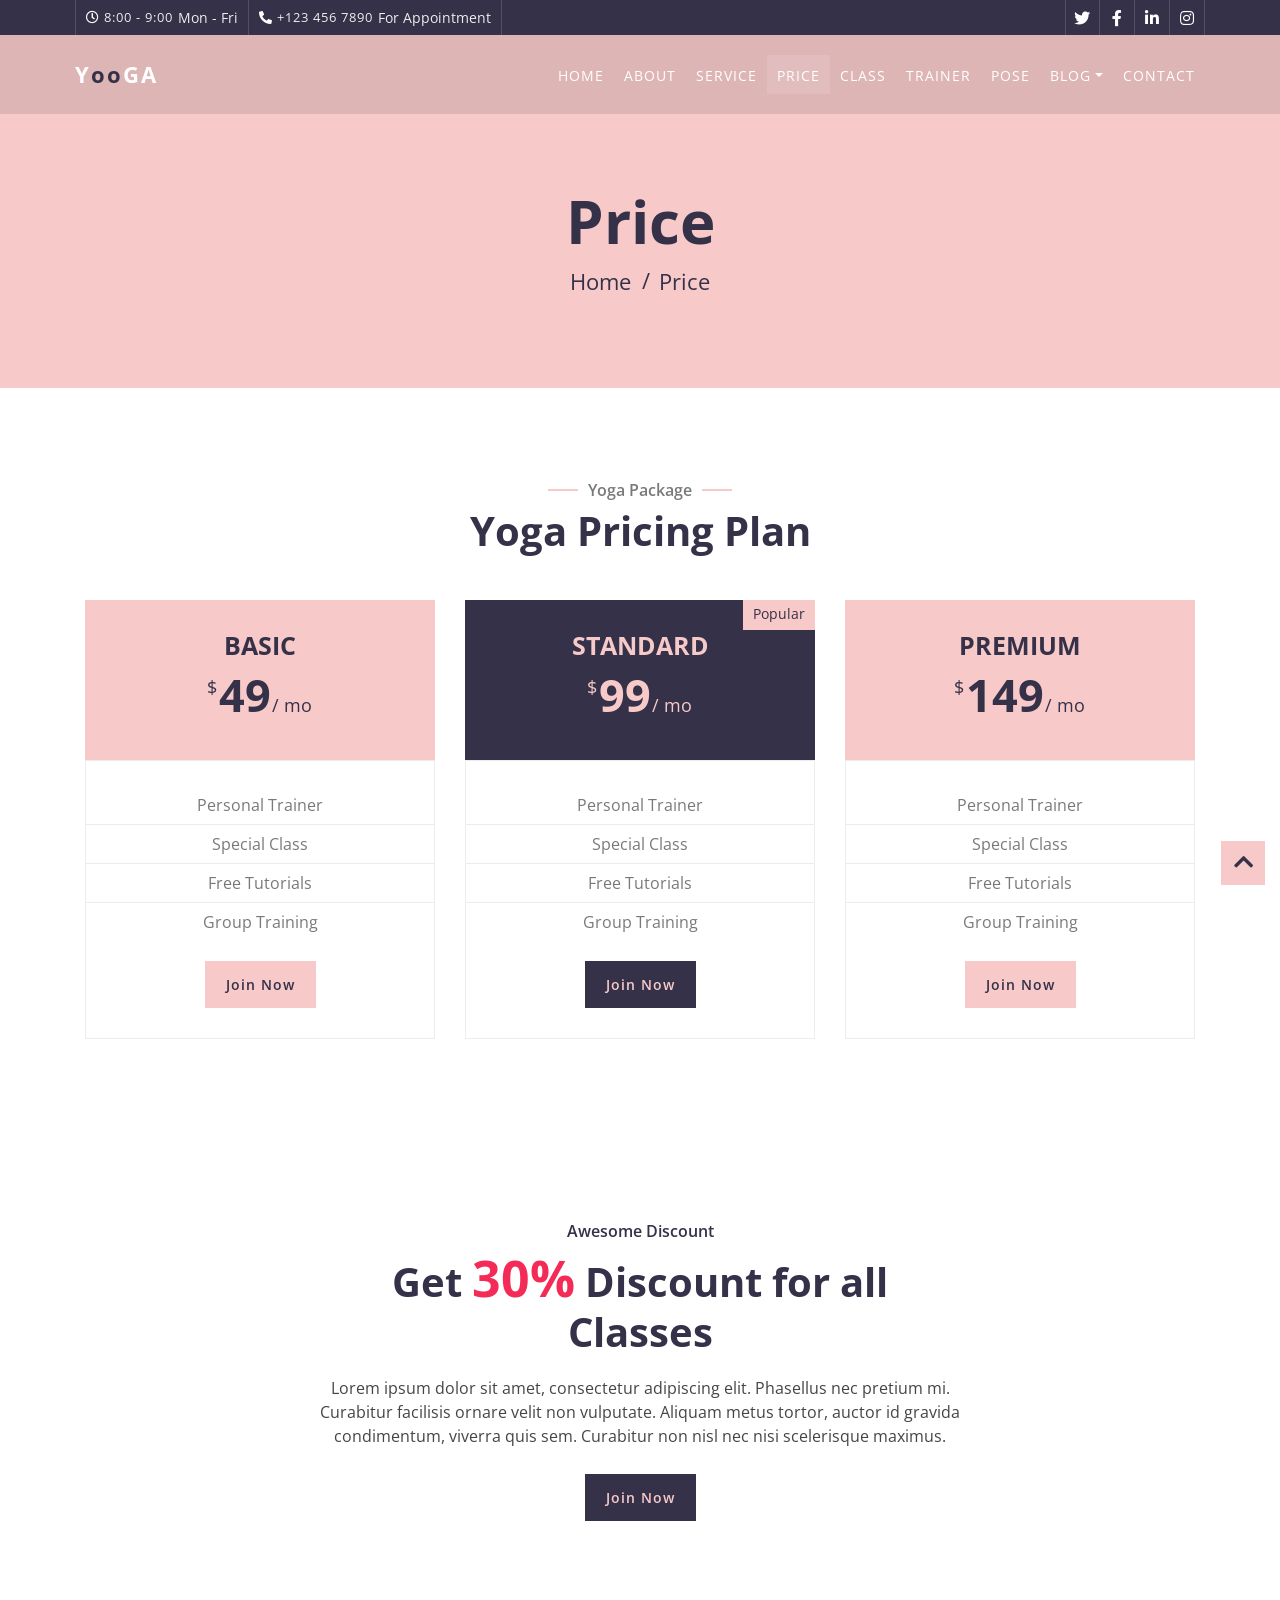
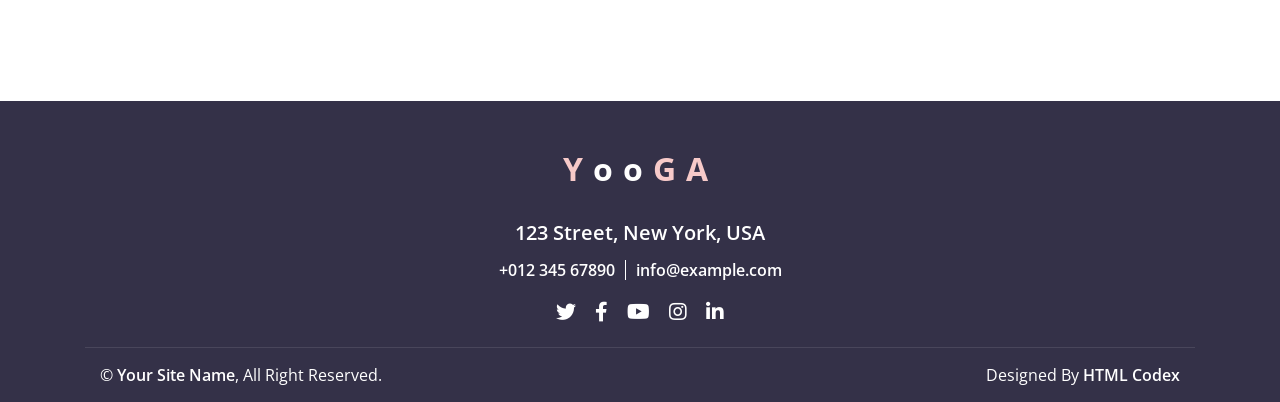
<file: price.html>
<!DOCTYPE html>
<html lang="en">
    <head>
        <meta charset="utf-8">
        <title>YOOGA - Free Yoga Website Template</title>
        <meta content="width=device-width, initial-scale=1.0" name="viewport">
        <meta content="Free Website Template" name="keywords">
        <meta content="Free Website Template" name="description">

        <!-- Favicon -->
        <link href="img/favicon.ico" rel="icon">

        <!-- Google Font -->
        <link href="https://fonts.googleapis.com/css2?family=Open+Sans:wght@300;400;600;700;800&display=swap" rel="stylesheet">

        <!-- CSS Libraries -->
        <link href="https://stackpath.bootstrapcdn.com/bootstrap/4.4.1/css/bootstrap.min.css" rel="stylesheet">
        <link href="https://cdnjs.cloudflare.com/ajax/libs/font-awesome/5.10.0/css/all.min.css" rel="stylesheet">
        <link href="lib/animate/animate.min.css" rel="stylesheet">
        <link href="lib/flaticon/font/flaticon.css" rel="stylesheet"> 
        <link href="lib/owlcarousel/assets/owl.carousel.min.css" rel="stylesheet">
        <link href="lib/lightbox/css/lightbox.min.css" rel="stylesheet">

        <!-- Template Stylesheet -->
        <link href="css/style.css" rel="stylesheet">
    </head>

    <body>
        <!-- Top Bar Start -->
        <div class="top-bar d-none d-md-block">
            <div class="container-fluid">
                <div class="row">
                    <div class="col-md-8">
                        <div class="top-bar-left">
                            <div class="text">
                                <i class="far fa-clock"></i>
                                <h2>8:00 - 9:00</h2>
                                <p>Mon - Fri</p>
                            </div>
                            <div class="text">
                                <i class="fa fa-phone-alt"></i>
                                <h2>+123 456 7890</h2>
                                <p>For Appointment</p>
                            </div>
                        </div>
                    </div>
                    <div class="col-md-4">
                        <div class="top-bar-right">
                            <div class="social">
                                <a href=""><i class="fab fa-twitter"></i></a>
                                <a href=""><i class="fab fa-facebook-f"></i></a>
                                <a href=""><i class="fab fa-linkedin-in"></i></a>
                                <a href=""><i class="fab fa-instagram"></i></a>
                            </div>
                        </div>
                    </div>
                </div>
            </div>
        </div>
        <!-- Top Bar End -->

        <!-- Nav Bar Start -->
        <div class="navbar navbar-expand-lg bg-dark navbar-dark">
            <div class="container-fluid">
                <a href="index.html" class="navbar-brand">Y<span>oo</span>ga</a>
                <button type="button" class="navbar-toggler" data-toggle="collapse" data-target="#navbarCollapse">
                    <span class="navbar-toggler-icon"></span>
                </button>

                <div class="collapse navbar-collapse justify-content-between" id="navbarCollapse">
                    <div class="navbar-nav ml-auto">
                        <a href="index.html" class="nav-item nav-link">Home</a>
                        <a href="about.html" class="nav-item nav-link">About</a>
                        <a href="service.html" class="nav-item nav-link">Service</a>
                        <a href="price.html" class="nav-item nav-link active">Price</a>
                        <a href="class.html" class="nav-item nav-link">Class</a>
                        <a href="team.html" class="nav-item nav-link">Trainer</a>
                        <a href="portfolio.html" class="nav-item nav-link">Pose</a>
                        <div class="nav-item dropdown">
                            <a href="#" class="nav-link dropdown-toggle" data-toggle="dropdown">Blog</a>
                            <div class="dropdown-menu">
                                <a href="blog.html" class="dropdown-item">Blog Grid</a>
                                <a href="single.html" class="dropdown-item">Blog Detail</a>
                            </div>
                        </div>
                        <a href="contact.html" class="nav-item nav-link">Contact</a>
                    </div>
                </div>
            </div>
        </div>
        <!-- Nav Bar End -->


        <!-- Page Header Start -->
        <div class="page-header">
            <div class="container">
                <div class="row">
                    <div class="col-12">
                        <h2>Price</h2>
                    </div>
                    <div class="col-12">
                        <a href="">Home</a>
                        <a href="">Price</a>
                    </div>
                </div>
            </div>
        </div>
        <!-- Page Header End -->


        <!-- Price Start -->
        <div class="price">
            <div class="container">
                <div class="section-header text-center wow zoomIn" data-wow-delay="0.1s">
                    <p>Yoga Package</p>
                    <h2>Yoga Pricing Plan</h2>
                </div>
                <div class="row">
                    <div class="col-md-4 wow fadeInUp" data-wow-delay="0.0s">
                        <div class="price-item">
                            <div class="price-header">
                                <div class="price-title">
                                    <h2>Basic</h2>
                                </div>
                                <div class="price-prices">
                                    <h2><small>$</small>49<span>/ mo</span></h2>
                                </div>
                            </div>
                            <div class="price-body">
                                <div class="price-description">
                                    <ul>
                                        <li>Personal Trainer</li>
                                        <li>Special Class</li>
                                        <li>Free Tutorials</li>
                                        <li>Group Training</li>
                                    </ul>
                                </div>
                            </div>
                            <div class="price-footer">
                                <div class="price-action">
                                    <a class="btn" href="">Join Now</a>
                                </div>
                            </div>
                        </div>
                    </div>
                    <div class="col-md-4 wow fadeInUp" data-wow-delay="0.3s">
                        <div class="price-item featured-item">
                            <div class="price-header">
                                <div class="price-status">
                                    <span>Popular</span>
                                </div>
                                <div class="price-title">
                                    <h2>Standard</h2>
                                </div>
                                <div class="price-prices">
                                    <h2><small>$</small>99<span>/ mo</span></h2>
                                </div>
                            </div>
                            <div class="price-body">
                                <div class="price-description">
                                    <ul>
                                        <li>Personal Trainer</li>
                                        <li>Special Class</li>
                                        <li>Free Tutorials</li>
                                        <li>Group Training</li>
                                    </ul>
                                </div>
                            </div>
                            <div class="price-footer">
                                <div class="price-action">
                                    <a class="btn" href="">Join Now</a>
                                </div>
                            </div>
                        </div>
                    </div>
                    <div class="col-md-4 wow fadeInUp" data-wow-delay="0.6s">
                        <div class="price-item">
                            <div class="price-header">
                                <div class="price-title">
                                    <h2>Premium</h2>
                                </div>
                                <div class="price-prices">
                                    <h2><small>$</small>149<span>/ mo</span></h2>
                                </div>
                            </div>
                            <div class="price-body">
                                <div class="price-description">
                                    <ul>
                                        <li>Personal Trainer</li>
                                        <li>Special Class</li>
                                        <li>Free Tutorials</li>
                                        <li>Group Training</li>
                                    </ul>
                                </div>
                            </div>
                            <div class="price-footer">
                                <div class="price-action">
                                    <a class="btn" href="">Join Now</a>
                                </div>
                            </div>
                        </div>
                    </div>
                </div>
            </div>
        </div>
        <!-- Price End -->
        
        
        <!-- Discount Start -->
        <div class="discount wow zoomIn" data-wow-delay="0.1s" style="margin-bottom: 90px;">
            <div class="container">
                <div class="section-header text-center">
                    <p>Awesome Discount</p>
                    <h2>Get <span>30%</span> Discount for all Classes</h2>
                </div>
                <div class="container discount-text">
                    <p>
                        Lorem ipsum dolor sit amet, consectetur adipiscing elit. Phasellus nec pretium mi. Curabitur facilisis ornare velit non vulputate. Aliquam metus tortor, auctor id gravida condimentum, viverra quis sem. Curabitur non nisl nec nisi scelerisque maximus. 
                    </p>
                    <a class="btn">Join Now</a>
                </div>
            </div>
        </div>
        <!-- Discount End -->


        <!-- Footer Start -->
        <div class="footer wow fadeIn" data-wow-delay="0.3s">
            <div class="container-fluid">
                <div class="container">
                    <div class="footer-info">
                        <a href="index.html" class="footer-logo">Y<span>oo</span>ga</a>
                        <h3>123 Street, New York, USA</h3>
                        <div class="footer-menu">
                            <p>+012 345 67890</p>
                            <p>info@example.com</p>
                        </div>
                        <div class="footer-social">
                            <a href=""><i class="fab fa-twitter"></i></a>
                            <a href=""><i class="fab fa-facebook-f"></i></a>
                            <a href=""><i class="fab fa-youtube"></i></a>
                            <a href=""><i class="fab fa-instagram"></i></a>
                            <a href=""><i class="fab fa-linkedin-in"></i></a>
                        </div>
                    </div>
                </div>
                <div class="container copyright">
                    <div class="row">
                        <div class="col-md-6">
                            <p>&copy; <a href="#">Your Site Name</a>, All Right Reserved.</p>
                        </div>
                        <div class="col-md-6">
                            <p>Designed By <a href="https://htmlcodex.com">HTML Codex</a></p>
                        </div>
                    </div>
                </div>
            </div>
        </div>
        <!-- Footer End -->

        <a href="#" class="back-to-top"><i class="fa fa-chevron-up"></i></a>

        <!-- JavaScript Libraries -->
        <script src="https://code.jquery.com/jquery-3.4.1.min.js"></script>
        <script src="https://stackpath.bootstrapcdn.com/bootstrap/4.4.1/js/bootstrap.bundle.min.js"></script>
        <script src="lib/easing/easing.min.js"></script>
        <script src="lib/wow/wow.min.js"></script>
        <script src="lib/owlcarousel/owl.carousel.min.js"></script>
        <script src="lib/isotope/isotope.pkgd.min.js"></script>
        <script src="lib/lightbox/js/lightbox.min.js"></script>
        
        <!-- Contact Javascript File -->
        <script src="mail/jqBootstrapValidation.min.js"></script>
        <script src="mail/contact.js"></script>

        <!-- Template Javascript -->
        <script src="js/main.js"></script>
    </body>
</html>
</file>
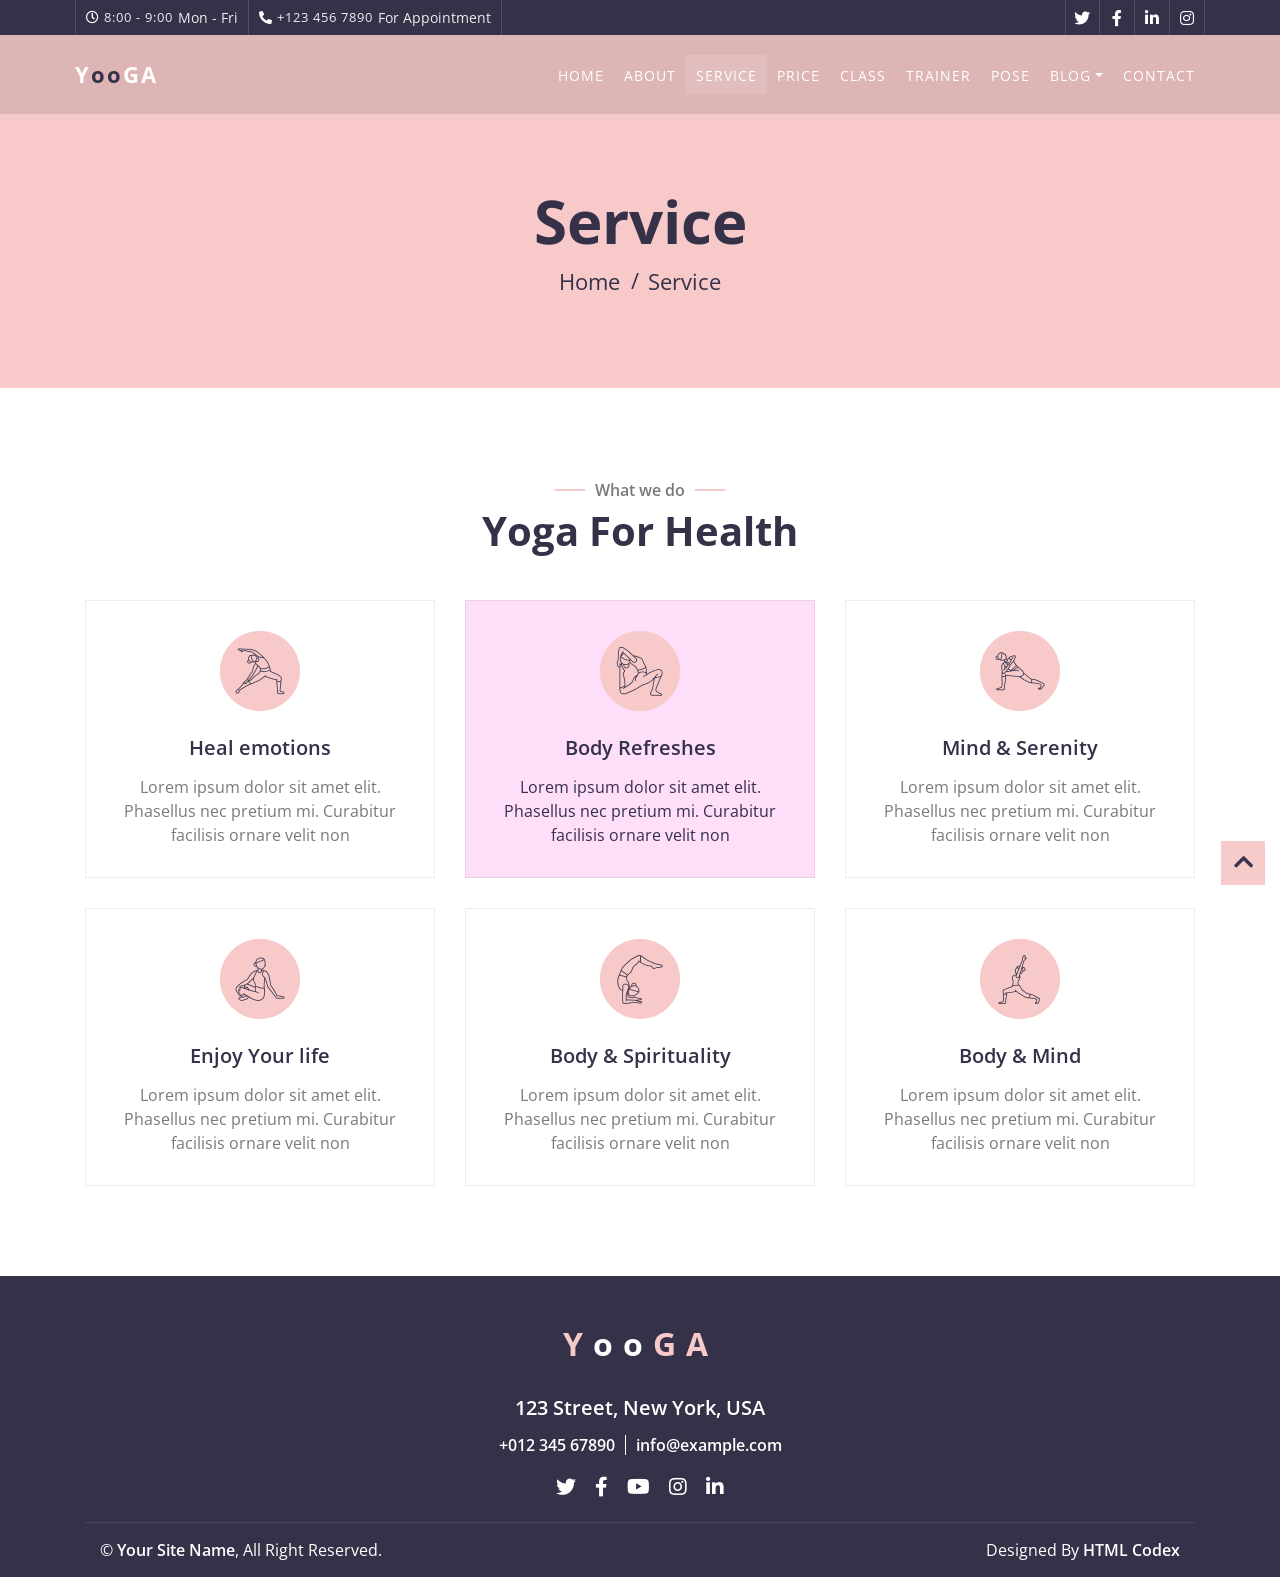
<file: service.html>
<!DOCTYPE html>
<html lang="en">
    <head>
        <meta charset="utf-8">
        <title>YOOGA - Free Yoga Website Template</title>
        <meta content="width=device-width, initial-scale=1.0" name="viewport">
        <meta content="Free Website Template" name="keywords">
        <meta content="Free Website Template" name="description">

        <!-- Favicon -->
        <link href="img/favicon.ico" rel="icon">

        <!-- Google Font -->
        <link href="https://fonts.googleapis.com/css2?family=Open+Sans:wght@300;400;600;700;800&display=swap" rel="stylesheet">

        <!-- CSS Libraries -->
        <link href="https://stackpath.bootstrapcdn.com/bootstrap/4.4.1/css/bootstrap.min.css" rel="stylesheet">
        <link href="https://cdnjs.cloudflare.com/ajax/libs/font-awesome/5.10.0/css/all.min.css" rel="stylesheet">
        <link href="lib/animate/animate.min.css" rel="stylesheet">
        <link href="lib/flaticon/font/flaticon.css" rel="stylesheet"> 
        <link href="lib/owlcarousel/assets/owl.carousel.min.css" rel="stylesheet">
        <link href="lib/lightbox/css/lightbox.min.css" rel="stylesheet">

        <!-- Template Stylesheet -->
        <link href="css/style.css" rel="stylesheet">
    </head>

    <body>
        <!-- Top Bar Start -->
        <div class="top-bar d-none d-md-block">
            <div class="container-fluid">
                <div class="row">
                    <div class="col-md-8">
                        <div class="top-bar-left">
                            <div class="text">
                                <i class="far fa-clock"></i>
                                <h2>8:00 - 9:00</h2>
                                <p>Mon - Fri</p>
                            </div>
                            <div class="text">
                                <i class="fa fa-phone-alt"></i>
                                <h2>+123 456 7890</h2>
                                <p>For Appointment</p>
                            </div>
                        </div>
                    </div>
                    <div class="col-md-4">
                        <div class="top-bar-right">
                            <div class="social">
                                <a href=""><i class="fab fa-twitter"></i></a>
                                <a href=""><i class="fab fa-facebook-f"></i></a>
                                <a href=""><i class="fab fa-linkedin-in"></i></a>
                                <a href=""><i class="fab fa-instagram"></i></a>
                            </div>
                        </div>
                    </div>
                </div>
            </div>
        </div>
        <!-- Top Bar End -->

        <!-- Nav Bar Start -->
        <div class="navbar navbar-expand-lg bg-dark navbar-dark">
            <div class="container-fluid">
                <a href="index.html" class="navbar-brand">Y<span>oo</span>ga</a>
                <button type="button" class="navbar-toggler" data-toggle="collapse" data-target="#navbarCollapse">
                    <span class="navbar-toggler-icon"></span>
                </button>

                <div class="collapse navbar-collapse justify-content-between" id="navbarCollapse">
                    <div class="navbar-nav ml-auto">
                        <a href="index.html" class="nav-item nav-link">Home</a>
                        <a href="about.html" class="nav-item nav-link">About</a>
                        <a href="service.html" class="nav-item nav-link active">Service</a>
                        <a href="price.html" class="nav-item nav-link">Price</a>
                        <a href="class.html" class="nav-item nav-link">Class</a>
                        <a href="team.html" class="nav-item nav-link">Trainer</a>
                        <a href="portfolio.html" class="nav-item nav-link">Pose</a>
                        <div class="nav-item dropdown">
                            <a href="#" class="nav-link dropdown-toggle" data-toggle="dropdown">Blog</a>
                            <div class="dropdown-menu">
                                <a href="blog.html" class="dropdown-item">Blog Grid</a>
                                <a href="single.html" class="dropdown-item">Blog Detail</a>
                            </div>
                        </div>
                        <a href="contact.html" class="nav-item nav-link">Contact</a>
                    </div>
                </div>
            </div>
        </div>
        <!-- Nav Bar End -->


        <!-- Page Header Start -->
        <div class="page-header">
            <div class="container">
                <div class="row">
                    <div class="col-12">
                        <h2>Service</h2>
                    </div>
                    <div class="col-12">
                        <a href="">Home</a>
                        <a href="">Service</a>
                    </div>
                </div>
            </div>
        </div>
        <!-- Page Header End -->


        <!-- Service Start -->
        <div class="service">
            <div class="container">
                <div class="section-header text-center wow zoomIn" data-wow-delay="0.1s">
                    <p>What we do</p>
                    <h2>Yoga For Health</h2>
                </div>
                <div class="row">
                    <div class="col-lg-4 col-md-6 wow fadeInUp" data-wow-delay="0.0s">
                        <div class="service-item">
                            <div class="service-icon">
                                <i class="flaticon-workout"></i>
                            </div>
                            <h3>Heal emotions</h3>
                            <p>
                                Lorem ipsum dolor sit amet elit. Phasellus nec pretium mi. Curabitur facilisis ornare velit non
                            </p>
                        </div>
                    </div>
                    <div class="col-lg-4 col-md-6 wow fadeInUp" data-wow-delay="0.2s">
                        <div class="service-item active">
                            <div class="service-icon">
                                <i class="flaticon-workout-1"></i>
                            </div>
                            <h3>Body Refreshes</h3>
                            <p>
                                Lorem ipsum dolor sit amet elit. Phasellus nec pretium mi. Curabitur facilisis ornare velit non
                            </p>
                        </div>
                    </div>
                    <div class="col-lg-4 col-md-6 wow fadeInUp" data-wow-delay="0.4s">
                        <div class="service-item">
                            <div class="service-icon">
                                <i class="flaticon-workout-2"></i>
                            </div>
                            <h3>Mind & Serenity</h3>
                            <p>
                                Lorem ipsum dolor sit amet elit. Phasellus nec pretium mi. Curabitur facilisis ornare velit non
                            </p>
                        </div>
                    </div>
                    <div class="col-lg-4 col-md-6 wow fadeInUp" data-wow-delay="0.6s">
                        <div class="service-item">
                            <div class="service-icon">
                                <i class="flaticon-workout-3"></i>
                            </div>
                            <h3>Enjoy Your life</h3>
                            <p>
                                Lorem ipsum dolor sit amet elit. Phasellus nec pretium mi. Curabitur facilisis ornare velit non
                            </p>
                        </div>
                    </div>
                    <div class="col-lg-4 col-md-6 wow fadeInUp" data-wow-delay="0.8s">
                        <div class="service-item">
                            <div class="service-icon">
                                <i class="flaticon-workout-4"></i>
                            </div>
                            <h3>Body & Spirituality</h3>
                            <p>
                                Lorem ipsum dolor sit amet elit. Phasellus nec pretium mi. Curabitur facilisis ornare velit non
                            </p>
                        </div>
                    </div>
                    <div class="col-lg-4 col-md-6 wow fadeInUp" data-wow-delay="1s">
                        <div class="service-item">
                            <div class="service-icon">
                                <i class="flaticon-yoga-pose"></i>
                            </div>
                            <h3>Body & Mind</h3>
                            <p>
                                Lorem ipsum dolor sit amet elit. Phasellus nec pretium mi. Curabitur facilisis ornare velit non
                            </p>
                        </div>
                    </div>
                </div>
            </div>
        </div>
        <!-- Service End -->


        <!-- Footer Start -->
        <div class="footer wow fadeIn" data-wow-delay="0.3s">
            <div class="container-fluid">
                <div class="container">
                    <div class="footer-info">
                        <a href="index.html" class="footer-logo">Y<span>oo</span>ga</a>
                        <h3>123 Street, New York, USA</h3>
                        <div class="footer-menu">
                            <p>+012 345 67890</p>
                            <p>info@example.com</p>
                        </div>
                        <div class="footer-social">
                            <a href=""><i class="fab fa-twitter"></i></a>
                            <a href=""><i class="fab fa-facebook-f"></i></a>
                            <a href=""><i class="fab fa-youtube"></i></a>
                            <a href=""><i class="fab fa-instagram"></i></a>
                            <a href=""><i class="fab fa-linkedin-in"></i></a>
                        </div>
                    </div>
                </div>
                <div class="container copyright">
                    <div class="row">
                        <div class="col-md-6">
                            <p>&copy; <a href="#">Your Site Name</a>, All Right Reserved.</p>
                        </div>
                        <div class="col-md-6">
                            <p>Designed By <a href="https://htmlcodex.com">HTML Codex</a></p>
                        </div>
                    </div>
                </div>
            </div>
        </div>
        <!-- Footer End -->

        <a href="#" class="back-to-top"><i class="fa fa-chevron-up"></i></a>

        <!-- JavaScript Libraries -->
        <script src="https://code.jquery.com/jquery-3.4.1.min.js"></script>
        <script src="https://stackpath.bootstrapcdn.com/bootstrap/4.4.1/js/bootstrap.bundle.min.js"></script>
        <script src="lib/easing/easing.min.js"></script>
        <script src="lib/wow/wow.min.js"></script>
        <script src="lib/owlcarousel/owl.carousel.min.js"></script>
        <script src="lib/isotope/isotope.pkgd.min.js"></script>
        <script src="lib/lightbox/js/lightbox.min.js"></script>
        
        <!-- Contact Javascript File -->
        <script src="mail/jqBootstrapValidation.min.js"></script>
        <script src="mail/contact.js"></script>

        <!-- Template Javascript -->
        <script src="js/main.js"></script>
    </body>
</html>
</file>
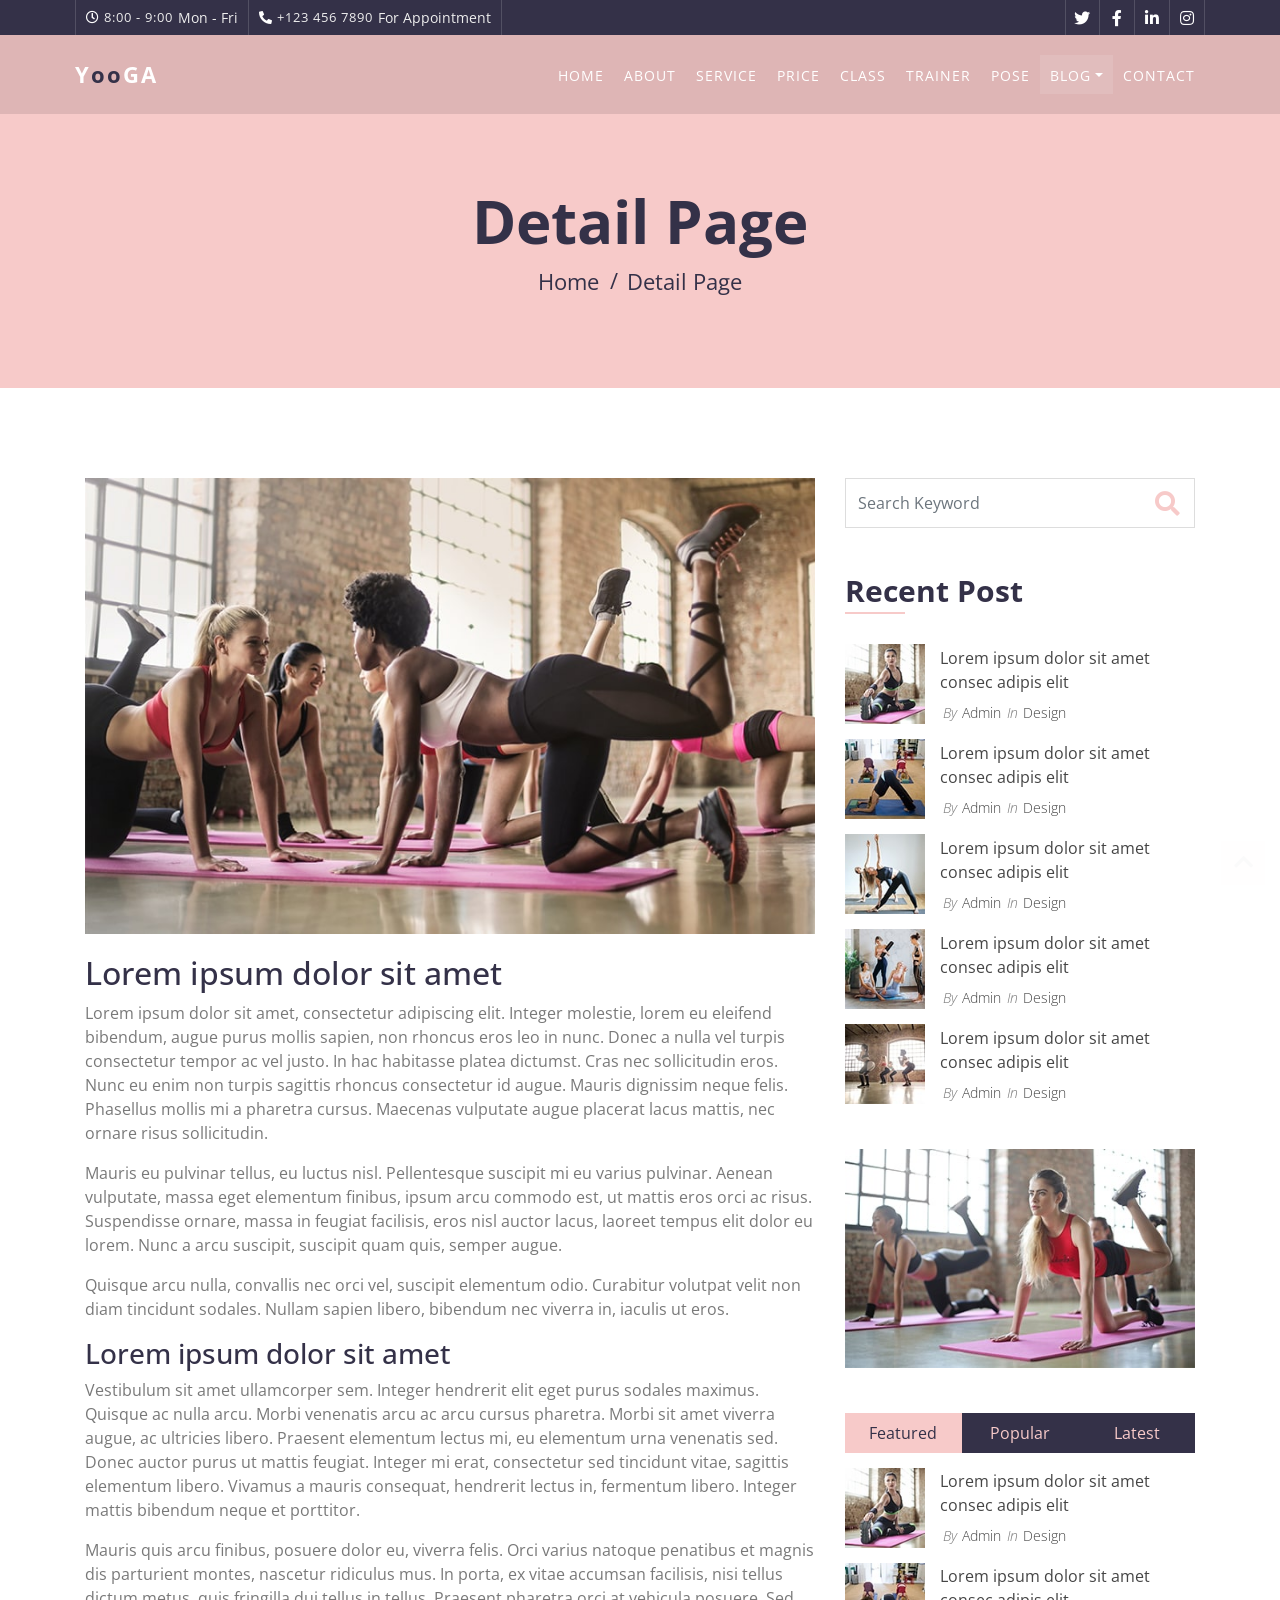
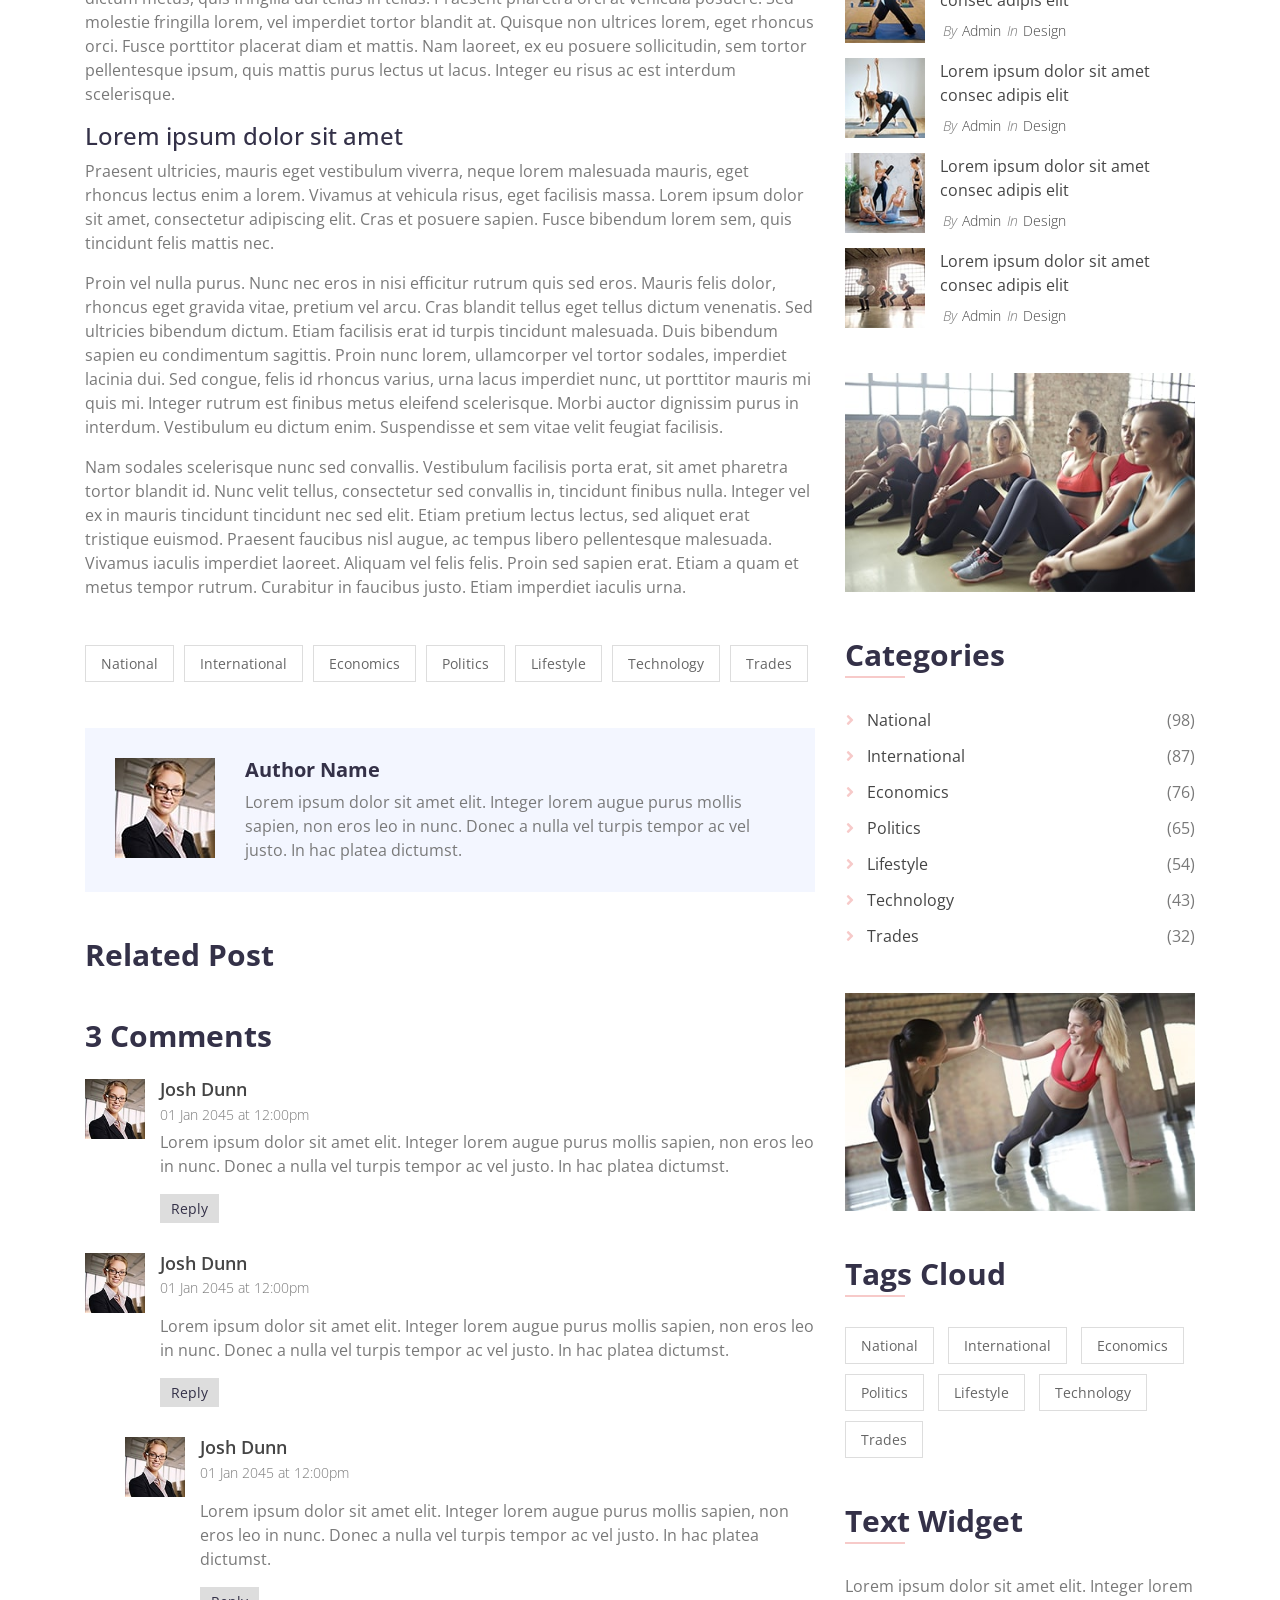
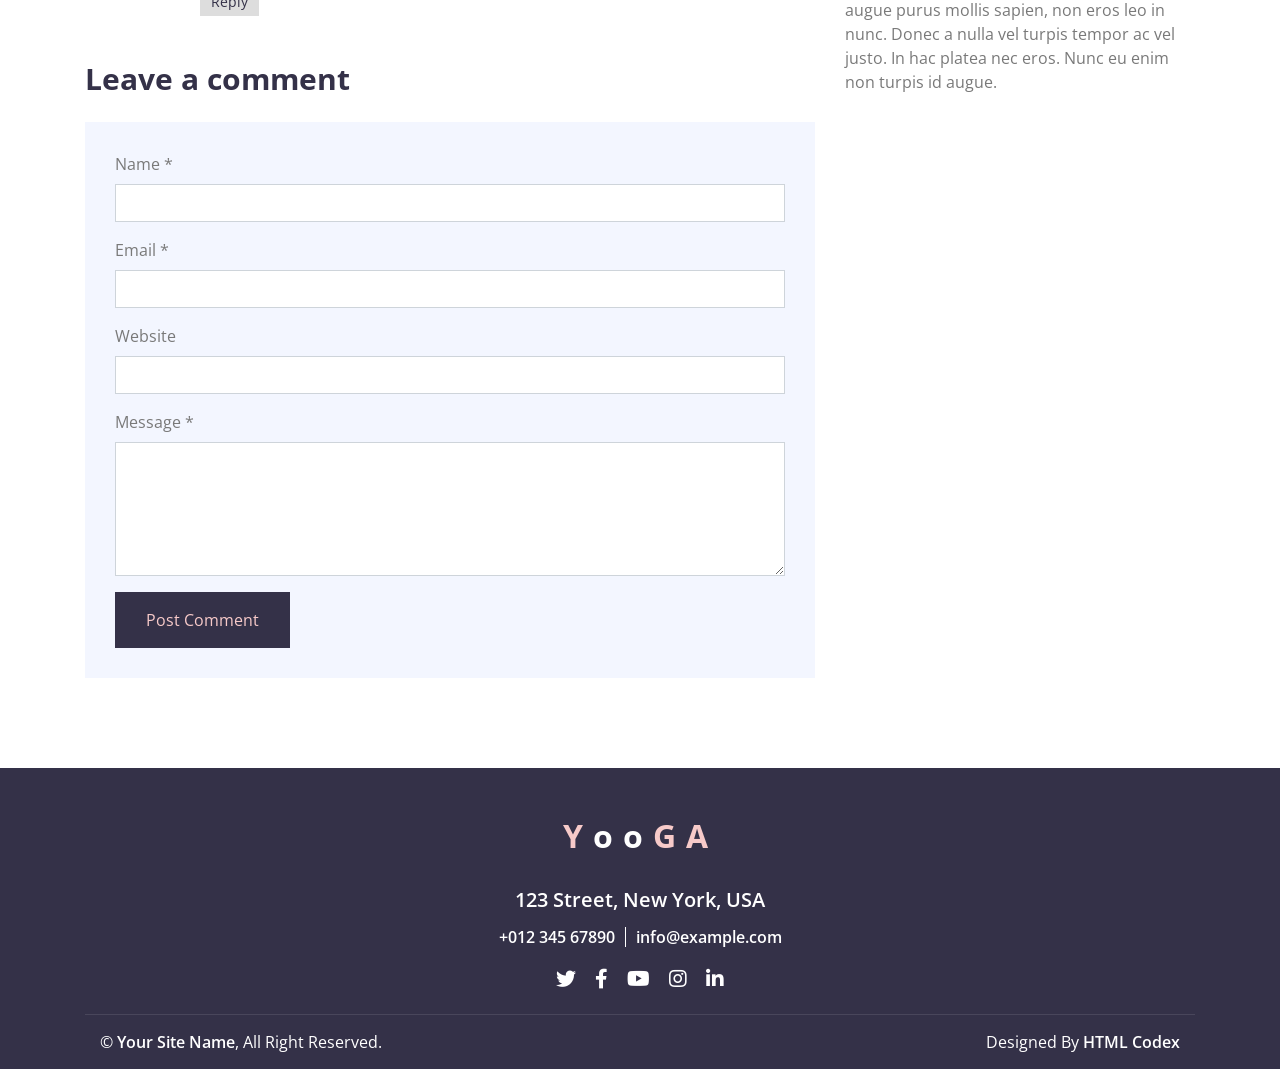
<file: single.html>
<!DOCTYPE html>
<html lang="en">
    <head>
        <meta charset="utf-8">
        <title>YOOGA - Free Yoga Website Template</title>
        <meta content="width=device-width, initial-scale=1.0" name="viewport">
        <meta content="Free Website Template" name="keywords">
        <meta content="Free Website Template" name="description">

        <!-- Favicon -->
        <link href="img/favicon.ico" rel="icon">

        <!-- Google Font -->
        <link href="https://fonts.googleapis.com/css2?family=Open+Sans:wght@300;400;600;700;800&display=swap" rel="stylesheet">

        <!-- CSS Libraries -->
        <link href="https://stackpath.bootstrapcdn.com/bootstrap/4.4.1/css/bootstrap.min.css" rel="stylesheet">
        <link href="https://cdnjs.cloudflare.com/ajax/libs/font-awesome/5.10.0/css/all.min.css" rel="stylesheet">
        <link href="lib/animate/animate.min.css" rel="stylesheet">
        <link href="lib/flaticon/font/flaticon.css" rel="stylesheet"> 
        <link href="lib/owlcarousel/assets/owl.carousel.min.css" rel="stylesheet">
        <link href="lib/lightbox/css/lightbox.min.css" rel="stylesheet">

        <!-- Template Stylesheet -->
        <link href="css/style.css" rel="stylesheet">
    </head>

    <body>
        <!-- Top Bar Start -->
        <div class="top-bar d-none d-md-block">
            <div class="container-fluid">
                <div class="row">
                    <div class="col-md-8">
                        <div class="top-bar-left">
                            <div class="text">
                                <i class="far fa-clock"></i>
                                <h2>8:00 - 9:00</h2>
                                <p>Mon - Fri</p>
                            </div>
                            <div class="text">
                                <i class="fa fa-phone-alt"></i>
                                <h2>+123 456 7890</h2>
                                <p>For Appointment</p>
                            </div>
                        </div>
                    </div>
                    <div class="col-md-4">
                        <div class="top-bar-right">
                            <div class="social">
                                <a href=""><i class="fab fa-twitter"></i></a>
                                <a href=""><i class="fab fa-facebook-f"></i></a>
                                <a href=""><i class="fab fa-linkedin-in"></i></a>
                                <a href=""><i class="fab fa-instagram"></i></a>
                            </div>
                        </div>
                    </div>
                </div>
            </div>
        </div>
        <!-- Top Bar End -->

        <!-- Nav Bar Start -->
        <div class="navbar navbar-expand-lg bg-dark navbar-dark">
            <div class="container-fluid">
                <a href="index.html" class="navbar-brand">Y<span>oo</span>ga</a>
                <button type="button" class="navbar-toggler" data-toggle="collapse" data-target="#navbarCollapse">
                    <span class="navbar-toggler-icon"></span>
                </button>

                <div class="collapse navbar-collapse justify-content-between" id="navbarCollapse">
                    <div class="navbar-nav ml-auto">
                        <a href="index.html" class="nav-item nav-link">Home</a>
                        <a href="about.html" class="nav-item nav-link">About</a>
                        <a href="service.html" class="nav-item nav-link">Service</a>
                        <a href="price.html" class="nav-item nav-link">Price</a>
                        <a href="class.html" class="nav-item nav-link">Class</a>
                        <a href="team.html" class="nav-item nav-link">Trainer</a>
                        <a href="portfolio.html" class="nav-item nav-link">Pose</a>
                        <div class="nav-item dropdown">
                            <a href="#" class="nav-link dropdown-toggle active" data-toggle="dropdown">Blog</a>
                            <div class="dropdown-menu">
                                <a href="blog.html" class="dropdown-item">Blog Grid</a>
                                <a href="single.html" class="dropdown-item">Blog Detail</a>
                            </div>
                        </div>
                        <a href="contact.html" class="nav-item nav-link">Contact</a>
                    </div>
                </div>
            </div>
        </div>
        <!-- Nav Bar End -->


        <!-- Page Header Start -->
        <div class="page-header">
            <div class="container">
                <div class="row">
                    <div class="col-12">
                        <h2>Detail Page</h2>
                    </div>
                    <div class="col-12">
                        <a href="">Home</a>
                        <a href="">Detail Page</a>
                    </div>
                </div>
            </div>
        </div>
        <!-- Page Header End -->


        <!-- Single Post Start-->
        <div class="single">
            <div class="container">
                <div class="row">
                    <div class="col-lg-8">
                        <div class="single-content wow fadeInUp">
                            <img src="img/single.jpg" />
                            <h2>Lorem ipsum dolor sit amet</h2>
                            <p>
                                Lorem ipsum dolor sit amet, consectetur adipiscing elit. Integer molestie, lorem eu eleifend bibendum, augue purus mollis sapien, non rhoncus eros leo in nunc. Donec a nulla vel turpis consectetur tempor ac vel justo. In hac habitasse platea dictumst. Cras nec sollicitudin eros. Nunc eu enim non turpis sagittis rhoncus consectetur id augue. Mauris dignissim neque felis. Phasellus mollis mi a pharetra cursus. Maecenas vulputate augue placerat lacus mattis, nec ornare risus sollicitudin.
                            </p>
                            <p>
                                Mauris eu pulvinar tellus, eu luctus nisl. Pellentesque suscipit mi eu varius pulvinar. Aenean vulputate, massa eget elementum finibus, ipsum arcu commodo est, ut mattis eros orci ac risus. Suspendisse ornare, massa in feugiat facilisis, eros nisl auctor lacus, laoreet tempus elit dolor eu lorem. Nunc a arcu suscipit, suscipit quam quis, semper augue.
                            </p>
                            <p>
                                Quisque arcu nulla, convallis nec orci vel, suscipit elementum odio. Curabitur volutpat velit non diam tincidunt sodales. Nullam sapien libero, bibendum nec viverra in, iaculis ut eros.
                            </p>
                            <h3>Lorem ipsum dolor sit amet</h3>
                            <p>
                                Vestibulum sit amet ullamcorper sem. Integer hendrerit elit eget purus sodales maximus. Quisque ac nulla arcu. Morbi venenatis arcu ac arcu cursus pharetra. Morbi sit amet viverra augue, ac ultricies libero. Praesent elementum lectus mi, eu elementum urna venenatis sed. Donec auctor purus ut mattis feugiat. Integer mi erat, consectetur sed tincidunt vitae, sagittis elementum libero. Vivamus a mauris consequat, hendrerit lectus in, fermentum libero. Integer mattis bibendum neque et porttitor.
                            </p>
                            <p>
                                Mauris quis arcu finibus, posuere dolor eu, viverra felis. Orci varius natoque penatibus et magnis dis parturient montes, nascetur ridiculus mus. In porta, ex vitae accumsan facilisis, nisi tellus dictum metus, quis fringilla dui tellus in tellus. Praesent pharetra orci at vehicula posuere. Sed molestie fringilla lorem, vel imperdiet tortor blandit at. Quisque non ultrices lorem, eget rhoncus orci. Fusce porttitor placerat diam et mattis. Nam laoreet, ex eu posuere sollicitudin, sem tortor pellentesque ipsum, quis mattis purus lectus ut lacus. Integer eu risus ac est interdum scelerisque.
                            </p>
                            <h4>Lorem ipsum dolor sit amet</h4>
                            <p>
                                Praesent ultricies, mauris eget vestibulum viverra, neque lorem malesuada mauris, eget rhoncus lectus enim a lorem. Vivamus at vehicula risus, eget facilisis massa. Lorem ipsum dolor sit amet, consectetur adipiscing elit. Cras et posuere sapien. Fusce bibendum lorem sem, quis tincidunt felis mattis nec.
                            </p>
                            <p>
                                Proin vel nulla purus. Nunc nec eros in nisi efficitur rutrum quis sed eros. Mauris felis dolor, rhoncus eget gravida vitae, pretium vel arcu. Cras blandit tellus eget tellus dictum venenatis. Sed ultricies bibendum dictum. Etiam facilisis erat id turpis tincidunt malesuada. Duis bibendum sapien eu condimentum sagittis. Proin nunc lorem, ullamcorper vel tortor sodales, imperdiet lacinia dui. Sed congue, felis id rhoncus varius, urna lacus imperdiet nunc, ut porttitor mauris mi quis mi. Integer rutrum est finibus metus eleifend scelerisque. Morbi auctor dignissim purus in interdum. Vestibulum eu dictum enim. Suspendisse et sem vitae velit feugiat facilisis.
                            </p>
                            <p>
                                Nam sodales scelerisque nunc sed convallis. Vestibulum facilisis porta erat, sit amet pharetra tortor blandit id. Nunc velit tellus, consectetur sed convallis in, tincidunt finibus nulla. Integer vel ex in mauris tincidunt tincidunt nec sed elit. Etiam pretium lectus lectus, sed aliquet erat tristique euismod. Praesent faucibus nisl augue, ac tempus libero pellentesque malesuada. Vivamus iaculis imperdiet laoreet. Aliquam vel felis felis. Proin sed sapien erat. Etiam a quam et metus tempor rutrum. Curabitur in faucibus justo. Etiam imperdiet iaculis urna.
                            </p>
                        </div>
                        <div class="single-tags wow fadeInUp">
                            <a href="">National</a>
                            <a href="">International</a>
                            <a href="">Economics</a>
                            <a href="">Politics</a>
                            <a href="">Lifestyle</a>
                            <a href="">Technology</a>
                            <a href="">Trades</a>
                        </div>
                        <div class="single-bio wow fadeInUp">
                            <div class="single-bio-img">
                                <img src="img/user.jpg" />
                            </div>
                            <div class="single-bio-text">
                                <h3>Author Name</h3>
                                <p>
                                    Lorem ipsum dolor sit amet elit. Integer lorem augue purus mollis sapien, non eros leo in nunc. Donec a nulla vel turpis tempor ac vel justo. In hac platea dictumst.
                                </p>
                            </div>
                        </div>
                        <div class="single-related wow fadeInUp">
                            <h2>Related Post</h2>
                            <div class="owl-carousel related-slider">
                                <div class="post-item">
                                    <div class="post-img">
                                        <img src="img/post-1.jpg" />
                                    </div>
                                    <div class="post-text">
                                        <a href="">Lorem ipsum dolor sit amet consec adipis elit</a>
                                        <div class="post-meta">
                                            <p>By<a href="">Admin</a></p>
                                            <p>In<a href="">Design</a></p>
                                        </div>
                                    </div>
                                </div>
                                <div class="post-item">
                                    <div class="post-img">
                                        <img src="img/post-2.jpg" />
                                    </div>
                                    <div class="post-text">
                                        <a href="">Lorem ipsum dolor sit amet consec adipis elit</a>
                                        <div class="post-meta">
                                            <p>By<a href="">Admin</a></p>
                                            <p>In<a href="">Design</a></p>
                                        </div>
                                    </div>
                                </div>
                                <div class="post-item">
                                    <div class="post-img">
                                        <img src="img/post-3.jpg" />
                                    </div>
                                    <div class="post-text">
                                        <a href="">Lorem ipsum dolor sit amet consec adipis elit</a>
                                        <div class="post-meta">
                                            <p>By<a href="">Admin</a></p>
                                            <p>In<a href="">Design</a></p>
                                        </div>
                                    </div>
                                </div>
                                <div class="post-item">
                                    <div class="post-img">
                                        <img src="img/post-4.jpg" />
                                    </div>
                                    <div class="post-text">
                                        <a href="">Lorem ipsum dolor sit amet consec adipis elit</a>
                                        <div class="post-meta">
                                            <p>By<a href="">Admin</a></p>
                                            <p>In<a href="">Design</a></p>
                                        </div>
                                    </div>
                                </div>
                            </div>
                        </div>

                        <div class="single-comment wow fadeInUp">
                            <h2>3 Comments</h2>
                            <ul class="comment-list">
                                <li class="comment-item">
                                    <div class="comment-body">
                                        <div class="comment-img">
                                            <img src="img/user.jpg" />
                                        </div>
                                        <div class="comment-text">
                                            <h3><a href="">Josh Dunn</a></h3>
                                            <span>01 Jan 2045 at 12:00pm</span>
                                            <p>
                                                Lorem ipsum dolor sit amet elit. Integer lorem augue purus mollis sapien, non eros leo in nunc. Donec a nulla vel turpis tempor ac vel justo. In hac platea dictumst. 
                                            </p>
                                            <a class="btn" href="">Reply</a>
                                        </div>
                                    </div>
                                </li>
                                <li class="comment-item">
                                    <div class="comment-body">
                                        <div class="comment-img">
                                            <img src="img/user.jpg" />
                                        </div>
                                        <div class="comment-text">
                                            <h3><a href="">Josh Dunn</a></h3>
                                            <p><span>01 Jan 2045 at 12:00pm</span></p>
                                            <p>
                                                Lorem ipsum dolor sit amet elit. Integer lorem augue purus mollis sapien, non eros leo in nunc. Donec a nulla vel turpis tempor ac vel justo. In hac platea dictumst. 
                                            </p>
                                            <a class="btn" href="">Reply</a>
                                        </div>
                                    </div>
                                    <ul class="comment-child">
                                        <li class="comment-item">
                                            <div class="comment-body">
                                                <div class="comment-img">
                                                    <img src="img/user.jpg" />
                                                </div>
                                                <div class="comment-text">
                                                    <h3><a href="">Josh Dunn</a></h3>
                                                    <p><span>01 Jan 2045 at 12:00pm</span></p>
                                                    <p>
                                                        Lorem ipsum dolor sit amet elit. Integer lorem augue purus mollis sapien, non eros leo in nunc. Donec a nulla vel turpis tempor ac vel justo. In hac platea dictumst. 
                                                    </p>
                                                    <a class="btn" href="">Reply</a>
                                                </div>
                                            </div>
                                        </li>
                                    </ul>
                                </li>
                            </ul>
                        </div>
                        <div class="comment-form wow fadeInUp">
                            <h2>Leave a comment</h2>
                            <form>
                                <div class="form-group">
                                    <label for="name">Name *</label>
                                    <input type="text" class="form-control" id="name">
                                </div>
                                <div class="form-group">
                                    <label for="email">Email *</label>
                                    <input type="email" class="form-control" id="email">
                                </div>
                                <div class="form-group">
                                    <label for="website">Website</label>
                                    <input type="url" class="form-control" id="website">
                                </div>

                                <div class="form-group">
                                    <label for="message">Message *</label>
                                    <textarea id="message" cols="30" rows="5" class="form-control"></textarea>
                                </div>
                                <div class="form-group">
                                    <input type="submit" value="Post Comment" class="btn">
                                </div>
                            </form>
                        </div>
                    </div>

                    <div class="col-lg-4">
                        <div class="sidebar">
                            <div class="sidebar-widget wow fadeInUp">
                                <div class="search-widget">
                                    <form>
                                        <input class="form-control" type="text" placeholder="Search Keyword">
                                        <button class="btn"><i class="fa fa-search"></i></button>
                                    </form>
                                </div>
                            </div>

                            <div class="sidebar-widget wow fadeInUp">
                                <h2 class="widget-title">Recent Post</h2>
                                <div class="recent-post">
                                    <div class="post-item">
                                        <div class="post-img">
                                            <img src="img/post-1.jpg" />
                                        </div>
                                        <div class="post-text">
                                            <a href="">Lorem ipsum dolor sit amet consec adipis elit</a>
                                            <div class="post-meta">
                                                <p>By<a href="">Admin</a></p>
                                                <p>In<a href="">Design</a></p>
                                            </div>
                                        </div>
                                    </div>
                                    <div class="post-item">
                                        <div class="post-img">
                                            <img src="img/post-2.jpg" />
                                        </div>
                                        <div class="post-text">
                                            <a href="">Lorem ipsum dolor sit amet consec adipis elit</a>
                                            <div class="post-meta">
                                                <p>By<a href="">Admin</a></p>
                                                <p>In<a href="">Design</a></p>
                                            </div>
                                        </div>
                                    </div>
                                    <div class="post-item">
                                        <div class="post-img">
                                            <img src="img/post-3.jpg" />
                                        </div>
                                        <div class="post-text">
                                            <a href="">Lorem ipsum dolor sit amet consec adipis elit</a>
                                            <div class="post-meta">
                                                <p>By<a href="">Admin</a></p>
                                                <p>In<a href="">Design</a></p>
                                            </div>
                                        </div>
                                    </div>
                                    <div class="post-item">
                                        <div class="post-img">
                                            <img src="img/post-4.jpg" />
                                        </div>
                                        <div class="post-text">
                                            <a href="">Lorem ipsum dolor sit amet consec adipis elit</a>
                                            <div class="post-meta">
                                                <p>By<a href="">Admin</a></p>
                                                <p>In<a href="">Design</a></p>
                                            </div>
                                        </div>
                                    </div>
                                    <div class="post-item">
                                        <div class="post-img">
                                            <img src="img/post-5.jpg" />
                                        </div>
                                        <div class="post-text">
                                            <a href="">Lorem ipsum dolor sit amet consec adipis elit</a>
                                            <div class="post-meta">
                                                <p>By<a href="">Admin</a></p>
                                                <p>In<a href="">Design</a></p>
                                            </div>
                                        </div>
                                    </div>
                                </div>
                            </div>

                            <div class="sidebar-widget wow fadeInUp">
                                <div class="image-widget">
                                    <a href="#"><img src="img/blog-1.jpg" alt="Image"></a>
                                </div>
                            </div>

                            <div class="sidebar-widget wow fadeInUp">
                                <div class="tab-post">
                                    <ul class="nav nav-pills nav-justified">
                                        <li class="nav-item">
                                            <a class="nav-link active" data-toggle="pill" href="#featured">Featured</a>
                                        </li>
                                        <li class="nav-item">
                                            <a class="nav-link" data-toggle="pill" href="#popular">Popular</a>
                                        </li>
                                        <li class="nav-item">
                                            <a class="nav-link" data-toggle="pill" href="#latest">Latest</a>
                                        </li>
                                    </ul>

                                    <div class="tab-content">
                                        <div id="featured" class="container tab-pane active">
                                            <div class="post-item">
                                                <div class="post-img">
                                                    <img src="img/post-1.jpg" />
                                                </div>
                                                <div class="post-text">
                                                    <a href="">Lorem ipsum dolor sit amet consec adipis elit</a>
                                                    <div class="post-meta">
                                                        <p>By<a href="">Admin</a></p>
                                                        <p>In<a href="">Design</a></p>
                                                    </div>
                                                </div>
                                            </div>
                                            <div class="post-item">
                                                <div class="post-img">
                                                    <img src="img/post-2.jpg" />
                                                </div>
                                                <div class="post-text">
                                                    <a href="">Lorem ipsum dolor sit amet consec adipis elit</a>
                                                    <div class="post-meta">
                                                        <p>By<a href="">Admin</a></p>
                                                        <p>In<a href="">Design</a></p>
                                                    </div>
                                                </div>
                                            </div>
                                            <div class="post-item">
                                                <div class="post-img">
                                                    <img src="img/post-3.jpg" />
                                                </div>
                                                <div class="post-text">
                                                    <a href="">Lorem ipsum dolor sit amet consec adipis elit</a>
                                                    <div class="post-meta">
                                                        <p>By<a href="">Admin</a></p>
                                                        <p>In<a href="">Design</a></p>
                                                    </div>
                                                </div>
                                            </div>
                                            <div class="post-item">
                                                <div class="post-img">
                                                    <img src="img/post-4.jpg" />
                                                </div>
                                                <div class="post-text">
                                                    <a href="">Lorem ipsum dolor sit amet consec adipis elit</a>
                                                    <div class="post-meta">
                                                        <p>By<a href="">Admin</a></p>
                                                        <p>In<a href="">Design</a></p>
                                                    </div>
                                                </div>
                                            </div>
                                            <div class="post-item">
                                                <div class="post-img">
                                                    <img src="img/post-5.jpg" />
                                                </div>
                                                <div class="post-text">
                                                    <a href="">Lorem ipsum dolor sit amet consec adipis elit</a>
                                                    <div class="post-meta">
                                                        <p>By<a href="">Admin</a></p>
                                                        <p>In<a href="">Design</a></p>
                                                    </div>
                                                </div>
                                            </div>
                                        </div>
                                        <div id="popular" class="container tab-pane fade">
                                            <div class="post-item">
                                                <div class="post-img">
                                                    <img src="img/post-1.jpg" />
                                                </div>
                                                <div class="post-text">
                                                    <a href="">Lorem ipsum dolor sit amet consec adipis elit</a>
                                                    <div class="post-meta">
                                                        <p>By<a href="">Admin</a></p>
                                                        <p>In<a href="">Design</a></p>
                                                    </div>
                                                </div>
                                            </div>
                                            <div class="post-item">
                                                <div class="post-img">
                                                    <img src="img/post-2.jpg" />
                                                </div>
                                                <div class="post-text">
                                                    <a href="">Lorem ipsum dolor sit amet consec adipis elit</a>
                                                    <div class="post-meta">
                                                        <p>By<a href="">Admin</a></p>
                                                        <p>In<a href="">Design</a></p>
                                                    </div>
                                                </div>
                                            </div>
                                            <div class="post-item">
                                                <div class="post-img">
                                                    <img src="img/post-3.jpg" />
                                                </div>
                                                <div class="post-text">
                                                    <a href="">Lorem ipsum dolor sit amet consec adipis elit</a>
                                                    <div class="post-meta">
                                                        <p>By<a href="">Admin</a></p>
                                                        <p>In<a href="">Design</a></p>
                                                    </div>
                                                </div>
                                            </div>
                                            <div class="post-item">
                                                <div class="post-img">
                                                    <img src="img/post-4.jpg" />
                                                </div>
                                                <div class="post-text">
                                                    <a href="">Lorem ipsum dolor sit amet consec adipis elit</a>
                                                    <div class="post-meta">
                                                        <p>By<a href="">Admin</a></p>
                                                        <p>In<a href="">Design</a></p>
                                                    </div>
                                                </div>
                                            </div>
                                            <div class="post-item">
                                                <div class="post-img">
                                                    <img src="img/post-5.jpg" />
                                                </div>
                                                <div class="post-text">
                                                    <a href="">Lorem ipsum dolor sit amet consec adipis elit</a>
                                                    <div class="post-meta">
                                                        <p>By<a href="">Admin</a></p>
                                                        <p>In<a href="">Design</a></p>
                                                    </div>
                                                </div>
                                            </div>
                                        </div>
                                        <div id="latest" class="container tab-pane fade">
                                            <div class="post-item">
                                                <div class="post-img">
                                                    <img src="img/post-1.jpg" />
                                                </div>
                                                <div class="post-text">
                                                    <a href="">Lorem ipsum dolor sit amet consec adipis elit</a>
                                                    <div class="post-meta">
                                                        <p>By<a href="">Admin</a></p>
                                                        <p>In<a href="">Design</a></p>
                                                    </div>
                                                </div>
                                            </div>
                                            <div class="post-item">
                                                <div class="post-img">
                                                    <img src="img/post-2.jpg" />
                                                </div>
                                                <div class="post-text">
                                                    <a href="">Lorem ipsum dolor sit amet consec adipis elit</a>
                                                    <div class="post-meta">
                                                        <p>By<a href="">Admin</a></p>
                                                        <p>In<a href="">Design</a></p>
                                                    </div>
                                                </div>
                                            </div>
                                            <div class="post-item">
                                                <div class="post-img">
                                                    <img src="img/post-3.jpg" />
                                                </div>
                                                <div class="post-text">
                                                    <a href="">Lorem ipsum dolor sit amet consec adipis elit</a>
                                                    <div class="post-meta">
                                                        <p>By<a href="">Admin</a></p>
                                                        <p>In<a href="">Design</a></p>
                                                    </div>
                                                </div>
                                            </div>
                                            <div class="post-item">
                                                <div class="post-img">
                                                    <img src="img/post-4.jpg" />
                                                </div>
                                                <div class="post-text">
                                                    <a href="">Lorem ipsum dolor sit amet consec adipis elit</a>
                                                    <div class="post-meta">
                                                        <p>By<a href="">Admin</a></p>
                                                        <p>In<a href="">Design</a></p>
                                                    </div>
                                                </div>
                                            </div>
                                            <div class="post-item">
                                                <div class="post-img">
                                                    <img src="img/post-5.jpg" />
                                                </div>
                                                <div class="post-text">
                                                    <a href="">Lorem ipsum dolor sit amet consec adipis elit</a>
                                                    <div class="post-meta">
                                                        <p>By<a href="">Admin</a></p>
                                                        <p>In<a href="">Design</a></p>
                                                    </div>
                                                </div>
                                            </div>
                                        </div>
                                    </div>
                                </div>
                            </div>

                            <div class="sidebar-widget wow fadeInUp">
                                <div class="image-widget">
                                    <a href="#"><img src="img/blog-2.jpg" alt="Image"></a>
                                </div>
                            </div>

                            <div class="sidebar-widget wow fadeInUp">
                                <h2 class="widget-title">Categories</h2>
                                <div class="category-widget">
                                    <ul>
                                        <li><a href="">National</a><span>(98)</span></li>
                                        <li><a href="">International</a><span>(87)</span></li>
                                        <li><a href="">Economics</a><span>(76)</span></li>
                                        <li><a href="">Politics</a><span>(65)</span></li>
                                        <li><a href="">Lifestyle</a><span>(54)</span></li>
                                        <li><a href="">Technology</a><span>(43)</span></li>
                                        <li><a href="">Trades</a><span>(32)</span></li>
                                    </ul>
                                </div>
                            </div>

                            <div class="sidebar-widget wow fadeInUp">
                                <div class="image-widget">
                                    <a href="#"><img src="img/blog-3.jpg" alt="Image"></a>
                                </div>
                            </div>

                            <div class="sidebar-widget wow fadeInUp">
                                <h2 class="widget-title">Tags Cloud</h2>
                                <div class="tag-widget">
                                    <a href="">National</a>
                                    <a href="">International</a>
                                    <a href="">Economics</a>
                                    <a href="">Politics</a>
                                    <a href="">Lifestyle</a>
                                    <a href="">Technology</a>
                                    <a href="">Trades</a>
                                </div>
                            </div>

                            <div class="sidebar-widget wow fadeInUp">
                                <h2 class="widget-title">Text Widget</h2>
                                <div class="text-widget">
                                    <p>
                                        Lorem ipsum dolor sit amet elit. Integer lorem augue purus mollis sapien, non eros leo in nunc. Donec a nulla vel turpis tempor ac vel justo. In hac platea nec eros. Nunc eu enim non turpis id augue.
                                    </p>
                                </div>
                            </div>
                        </div>
                    </div>
                </div>
            </div>
        </div>
        <!-- Single Post End-->   


        <!-- Footer Start -->
        <div class="footer wow fadeIn" data-wow-delay="0.3s">
            <div class="container-fluid">
                <div class="container">
                    <div class="footer-info">
                        <a href="index.html" class="footer-logo">Y<span>oo</span>ga</a>
                        <h3>123 Street, New York, USA</h3>
                        <div class="footer-menu">
                            <p>+012 345 67890</p>
                            <p>info@example.com</p>
                        </div>
                        <div class="footer-social">
                            <a href=""><i class="fab fa-twitter"></i></a>
                            <a href=""><i class="fab fa-facebook-f"></i></a>
                            <a href=""><i class="fab fa-youtube"></i></a>
                            <a href=""><i class="fab fa-instagram"></i></a>
                            <a href=""><i class="fab fa-linkedin-in"></i></a>
                        </div>
                    </div>
                </div>
                <div class="container copyright">
                    <div class="row">
                        <div class="col-md-6">
                            <p>&copy; <a href="#">Your Site Name</a>, All Right Reserved.</p>
                        </div>
                        <div class="col-md-6">
                            <p>Designed By <a href="https://htmlcodex.com">HTML Codex</a></p>
                        </div>
                    </div>
                </div>
            </div>
        </div>
        <!-- Footer End -->

        <a href="#" class="back-to-top"><i class="fa fa-chevron-up"></i></a>

        <!-- JavaScript Libraries -->
        <script src="https://code.jquery.com/jquery-3.4.1.min.js"></script>
        <script src="https://stackpath.bootstrapcdn.com/bootstrap/4.4.1/js/bootstrap.bundle.min.js"></script>
        <script src="lib/easing/easing.min.js"></script>
        <script src="lib/wow/wow.min.js"></script>
        <script src="lib/owlcarousel/owl.carousel.min.js"></script>
        <script src="lib/isotope/isotope.pkgd.min.js"></script>
        <script src="lib/lightbox/js/lightbox.min.js"></script>

        <!-- Contact Javascript File -->
        <script src="mail/jqBootstrapValidation.min.js"></script>
        <script src="mail/contact.js"></script>

        <!-- Template Javascript -->
        <script src="js/main.js"></script>
    </body>
</html>
</file>
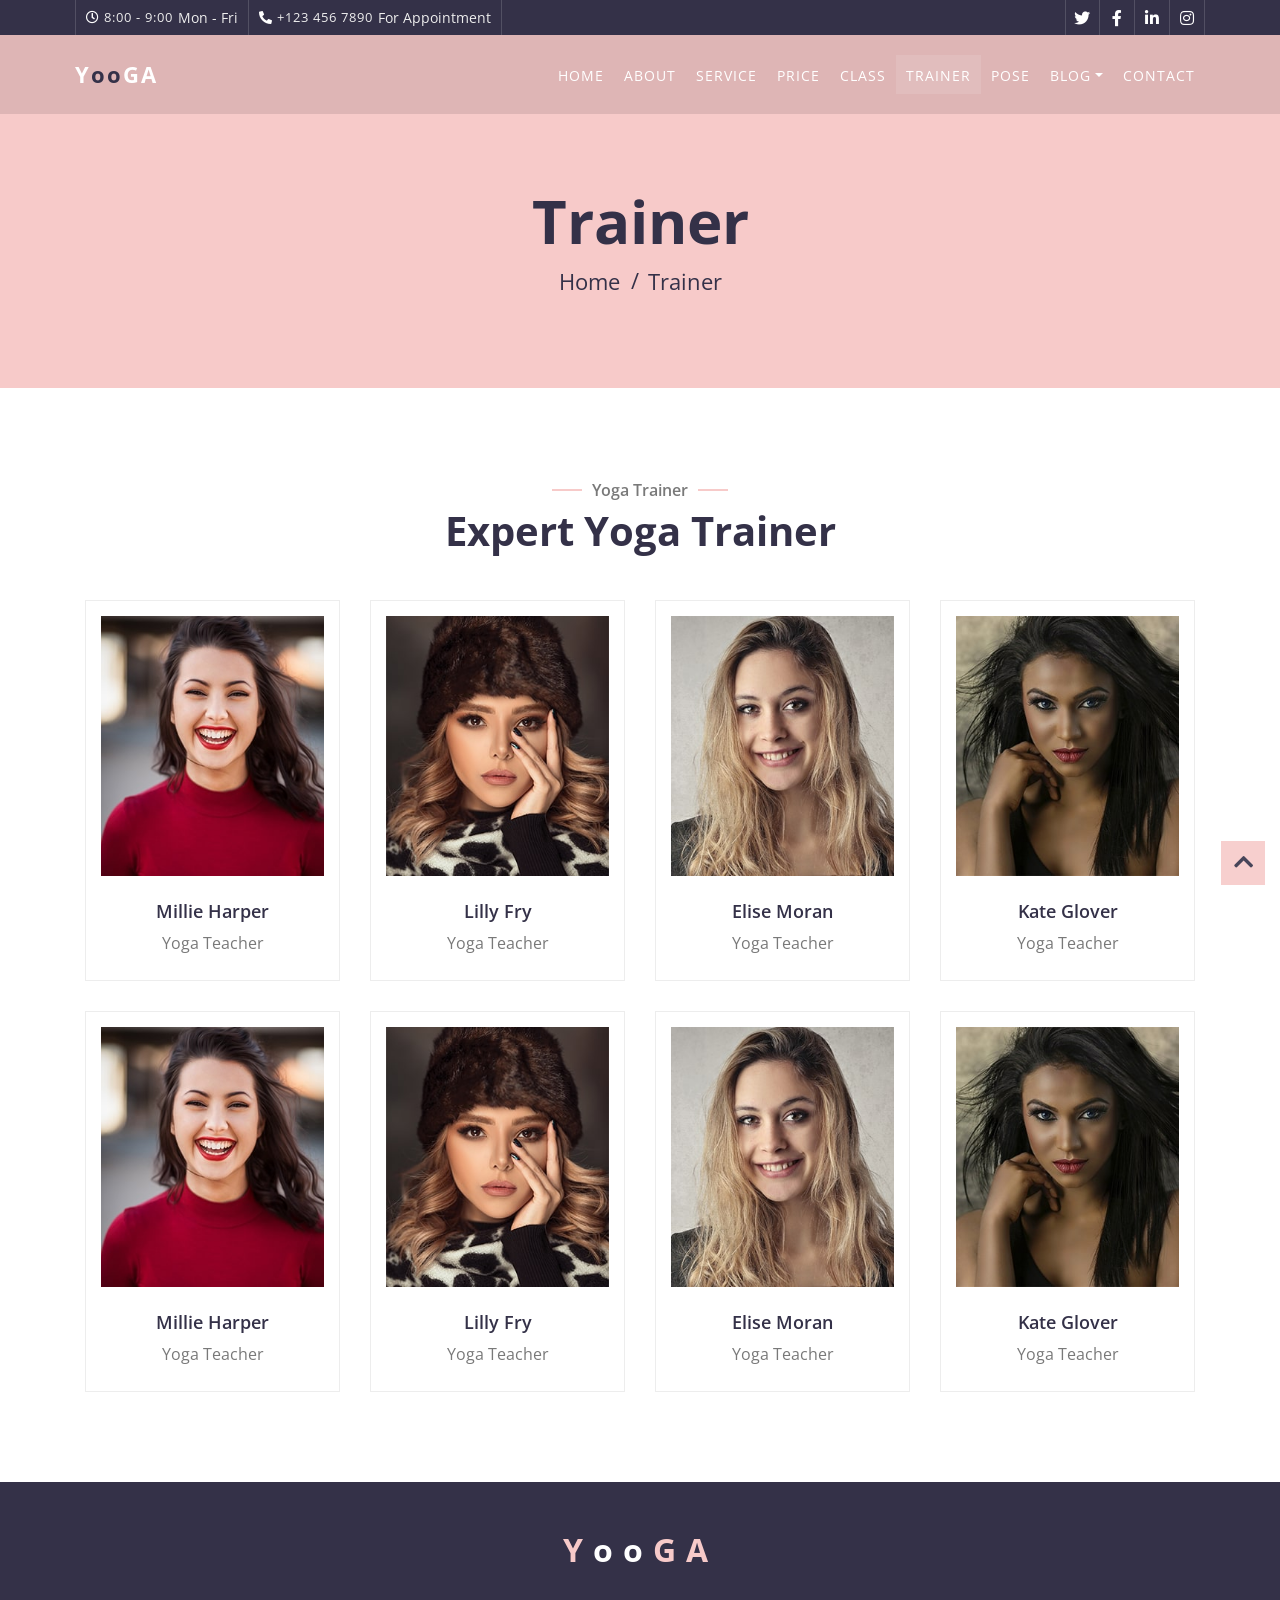
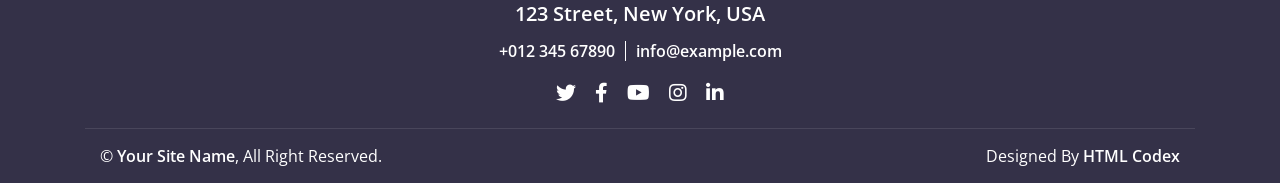
<file: team.html>
<!DOCTYPE html>
<html lang="en">
    <head>
        <meta charset="utf-8">
        <title>YOOGA - Free Yoga Website Template</title>
        <meta content="width=device-width, initial-scale=1.0" name="viewport">
        <meta content="Free Website Template" name="keywords">
        <meta content="Free Website Template" name="description">

        <!-- Favicon -->
        <link href="img/favicon.ico" rel="icon">

        <!-- Google Font -->
        <link href="https://fonts.googleapis.com/css2?family=Open+Sans:wght@300;400;600;700;800&display=swap" rel="stylesheet">

        <!-- CSS Libraries -->
        <link href="https://stackpath.bootstrapcdn.com/bootstrap/4.4.1/css/bootstrap.min.css" rel="stylesheet">
        <link href="https://cdnjs.cloudflare.com/ajax/libs/font-awesome/5.10.0/css/all.min.css" rel="stylesheet">
        <link href="lib/animate/animate.min.css" rel="stylesheet">
        <link href="lib/flaticon/font/flaticon.css" rel="stylesheet"> 
        <link href="lib/owlcarousel/assets/owl.carousel.min.css" rel="stylesheet">
        <link href="lib/lightbox/css/lightbox.min.css" rel="stylesheet">

        <!-- Template Stylesheet -->
        <link href="css/style.css" rel="stylesheet">
    </head>

    <body>
        <!-- Top Bar Start -->
        <div class="top-bar d-none d-md-block">
            <div class="container-fluid">
                <div class="row">
                    <div class="col-md-8">
                        <div class="top-bar-left">
                            <div class="text">
                                <i class="far fa-clock"></i>
                                <h2>8:00 - 9:00</h2>
                                <p>Mon - Fri</p>
                            </div>
                            <div class="text">
                                <i class="fa fa-phone-alt"></i>
                                <h2>+123 456 7890</h2>
                                <p>For Appointment</p>
                            </div>
                        </div>
                    </div>
                    <div class="col-md-4">
                        <div class="top-bar-right">
                            <div class="social">
                                <a href=""><i class="fab fa-twitter"></i></a>
                                <a href=""><i class="fab fa-facebook-f"></i></a>
                                <a href=""><i class="fab fa-linkedin-in"></i></a>
                                <a href=""><i class="fab fa-instagram"></i></a>
                            </div>
                        </div>
                    </div>
                </div>
            </div>
        </div>
        <!-- Top Bar End -->

        <!-- Nav Bar Start -->
        <div class="navbar navbar-expand-lg bg-dark navbar-dark">
            <div class="container-fluid">
                <a href="index.html" class="navbar-brand">Y<span>oo</span>ga</a>
                <button type="button" class="navbar-toggler" data-toggle="collapse" data-target="#navbarCollapse">
                    <span class="navbar-toggler-icon"></span>
                </button>

                <div class="collapse navbar-collapse justify-content-between" id="navbarCollapse">
                    <div class="navbar-nav ml-auto">
                        <a href="index.html" class="nav-item nav-link">Home</a>
                        <a href="about.html" class="nav-item nav-link">About</a>
                        <a href="service.html" class="nav-item nav-link">Service</a>
                        <a href="price.html" class="nav-item nav-link">Price</a>
                        <a href="class.html" class="nav-item nav-link">Class</a>
                        <a href="team.html" class="nav-item nav-link active">Trainer</a>
                        <a href="portfolio.html" class="nav-item nav-link">Pose</a>
                        <div class="nav-item dropdown">
                            <a href="#" class="nav-link dropdown-toggle" data-toggle="dropdown">Blog</a>
                            <div class="dropdown-menu">
                                <a href="blog.html" class="dropdown-item">Blog Grid</a>
                                <a href="single.html" class="dropdown-item">Blog Detail</a>
                            </div>
                        </div>
                        <a href="contact.html" class="nav-item nav-link">Contact</a>
                    </div>
                </div>
            </div>
        </div>
        <!-- Nav Bar End -->


        <!-- Page Header Start -->
        <div class="page-header">
            <div class="container">
                <div class="row">
                    <div class="col-12">
                        <h2>Trainer</h2>
                    </div>
                    <div class="col-12">
                        <a href="">Home</a>
                        <a href="">Trainer</a>
                    </div>
                </div>
            </div>
        </div>
        <!-- Page Header End -->


        <!-- Team Start -->
        <div class="team">
            <div class="container">
                <div class="section-header text-center wow zoomIn" data-wow-delay="0.1s">
                    <p>Yoga Trainer</p>
                    <h2>Expert Yoga Trainer</h2>
                </div>
                <div class="row">
                    <div class="col-lg-3 col-md-6 wow fadeInUp" data-wow-delay="0.0s">
                        <div class="team-item">
                            <div class="team-img">
                                <img src="img/team-1.jpg" alt="Image">
                                <div class="team-social">
                                    <a href=""><i class="fab fa-twitter"></i></a>
                                    <a href=""><i class="fab fa-facebook-f"></i></a>
                                    <a href=""><i class="fab fa-linkedin-in"></i></a>
                                    <a href=""><i class="fab fa-instagram"></i></a>
                                </div>
                            </div>
                            <div class="team-text">
                                <h2>Millie Harper</h2>
                                <p>Yoga Teacher</p>
                            </div>
                        </div>
                    </div>
                    <div class="col-lg-3 col-md-6 wow fadeInUp" data-wow-delay="0.2s">
                        <div class="team-item">
                            <div class="team-img">
                                <img src="img/team-2.jpg" alt="Image">
                                <div class="team-social">
                                    <a href=""><i class="fab fa-twitter"></i></a>
                                    <a href=""><i class="fab fa-facebook-f"></i></a>
                                    <a href=""><i class="fab fa-linkedin-in"></i></a>
                                    <a href=""><i class="fab fa-instagram"></i></a>
                                </div>
                            </div>
                            <div class="team-text">
                                <h2>Lilly Fry</h2>
                                <p>Yoga Teacher</p>
                            </div>
                        </div>
                    </div>
                    <div class="col-lg-3 col-md-6 wow fadeInUp" data-wow-delay="0.4s">
                        <div class="team-item">
                            <div class="team-img">
                                <img src="img/team-3.jpg" alt="Image">
                                <div class="team-social">
                                    <a href=""><i class="fab fa-twitter"></i></a>
                                    <a href=""><i class="fab fa-facebook-f"></i></a>
                                    <a href=""><i class="fab fa-linkedin-in"></i></a>
                                    <a href=""><i class="fab fa-instagram"></i></a>
                                </div>
                            </div>
                            <div class="team-text">
                                <h2>Elise Moran</h2>
                                <p>Yoga Teacher</p>
                            </div>
                        </div>
                    </div>
                    <div class="col-lg-3 col-md-6 wow fadeInUp" data-wow-delay="0.6s">
                        <div class="team-item">
                            <div class="team-img">
                                <img src="img/team-4.jpg" alt="Image">
                                <div class="team-social">
                                    <a href=""><i class="fab fa-twitter"></i></a>
                                    <a href=""><i class="fab fa-facebook-f"></i></a>
                                    <a href=""><i class="fab fa-linkedin-in"></i></a>
                                    <a href=""><i class="fab fa-instagram"></i></a>
                                </div>
                            </div>
                            <div class="team-text">
                                <h2>Kate Glover</h2>
                                <p>Yoga Teacher</p>
                            </div>
                        </div>
                    </div>
                    <div class="col-lg-3 col-md-6 wow fadeInUp" data-wow-delay="0.8s">
                        <div class="team-item">
                            <div class="team-img">
                                <img src="img/team-1.jpg" alt="Image">
                                <div class="team-social">
                                    <a href=""><i class="fab fa-twitter"></i></a>
                                    <a href=""><i class="fab fa-facebook-f"></i></a>
                                    <a href=""><i class="fab fa-linkedin-in"></i></a>
                                    <a href=""><i class="fab fa-instagram"></i></a>
                                </div>
                            </div>
                            <div class="team-text">
                                <h2>Millie Harper</h2>
                                <p>Yoga Teacher</p>
                            </div>
                        </div>
                    </div>
                    <div class="col-lg-3 col-md-6 wow fadeInUp" data-wow-delay="1s">
                        <div class="team-item">
                            <div class="team-img">
                                <img src="img/team-2.jpg" alt="Image">
                                <div class="team-social">
                                    <a href=""><i class="fab fa-twitter"></i></a>
                                    <a href=""><i class="fab fa-facebook-f"></i></a>
                                    <a href=""><i class="fab fa-linkedin-in"></i></a>
                                    <a href=""><i class="fab fa-instagram"></i></a>
                                </div>
                            </div>
                            <div class="team-text">
                                <h2>Lilly Fry</h2>
                                <p>Yoga Teacher</p>
                            </div>
                        </div>
                    </div>
                    <div class="col-lg-3 col-md-6 wow fadeInUp" data-wow-delay="1.2s">
                        <div class="team-item">
                            <div class="team-img">
                                <img src="img/team-3.jpg" alt="Image">
                                <div class="team-social">
                                    <a href=""><i class="fab fa-twitter"></i></a>
                                    <a href=""><i class="fab fa-facebook-f"></i></a>
                                    <a href=""><i class="fab fa-linkedin-in"></i></a>
                                    <a href=""><i class="fab fa-instagram"></i></a>
                                </div>
                            </div>
                            <div class="team-text">
                                <h2>Elise Moran</h2>
                                <p>Yoga Teacher</p>
                            </div>
                        </div>
                    </div>
                    <div class="col-lg-3 col-md-6 wow fadeInUp" data-wow-delay="1.4s">
                        <div class="team-item">
                            <div class="team-img">
                                <img src="img/team-4.jpg" alt="Image">
                                <div class="team-social">
                                    <a href=""><i class="fab fa-twitter"></i></a>
                                    <a href=""><i class="fab fa-facebook-f"></i></a>
                                    <a href=""><i class="fab fa-linkedin-in"></i></a>
                                    <a href=""><i class="fab fa-instagram"></i></a>
                                </div>
                            </div>
                            <div class="team-text">
                                <h2>Kate Glover</h2>
                                <p>Yoga Teacher</p>
                            </div>
                        </div>
                    </div>
                </div>
            </div>
        </div>
        <!-- Team End -->


        <!-- Footer Start -->
        <div class="footer wow fadeIn" data-wow-delay="0.3s">
            <div class="container-fluid">
                <div class="container">
                    <div class="footer-info">
                        <a href="index.html" class="footer-logo">Y<span>oo</span>ga</a>
                        <h3>123 Street, New York, USA</h3>
                        <div class="footer-menu">
                            <p>+012 345 67890</p>
                            <p>info@example.com</p>
                        </div>
                        <div class="footer-social">
                            <a href=""><i class="fab fa-twitter"></i></a>
                            <a href=""><i class="fab fa-facebook-f"></i></a>
                            <a href=""><i class="fab fa-youtube"></i></a>
                            <a href=""><i class="fab fa-instagram"></i></a>
                            <a href=""><i class="fab fa-linkedin-in"></i></a>
                        </div>
                    </div>
                </div>
                <div class="container copyright">
                    <div class="row">
                        <div class="col-md-6">
                            <p>&copy; <a href="#">Your Site Name</a>, All Right Reserved.</p>
                        </div>
                        <div class="col-md-6">
                            <p>Designed By <a href="https://htmlcodex.com">HTML Codex</a></p>
                        </div>
                    </div>
                </div>
            </div>
        </div>
        <!-- Footer End -->

        <a href="#" class="back-to-top"><i class="fa fa-chevron-up"></i></a>

        <!-- JavaScript Libraries -->
        <script src="https://code.jquery.com/jquery-3.4.1.min.js"></script>
        <script src="https://stackpath.bootstrapcdn.com/bootstrap/4.4.1/js/bootstrap.bundle.min.js"></script>
        <script src="lib/easing/easing.min.js"></script>
        <script src="lib/wow/wow.min.js"></script>
        <script src="lib/owlcarousel/owl.carousel.min.js"></script>
        <script src="lib/isotope/isotope.pkgd.min.js"></script>
        <script src="lib/lightbox/js/lightbox.min.js"></script>
        
        <!-- Contact Javascript File -->
        <script src="mail/jqBootstrapValidation.min.js"></script>
        <script src="mail/contact.js"></script>

        <!-- Template Javascript -->
        <script src="js/main.js"></script>
    </body>
</html>
</file>
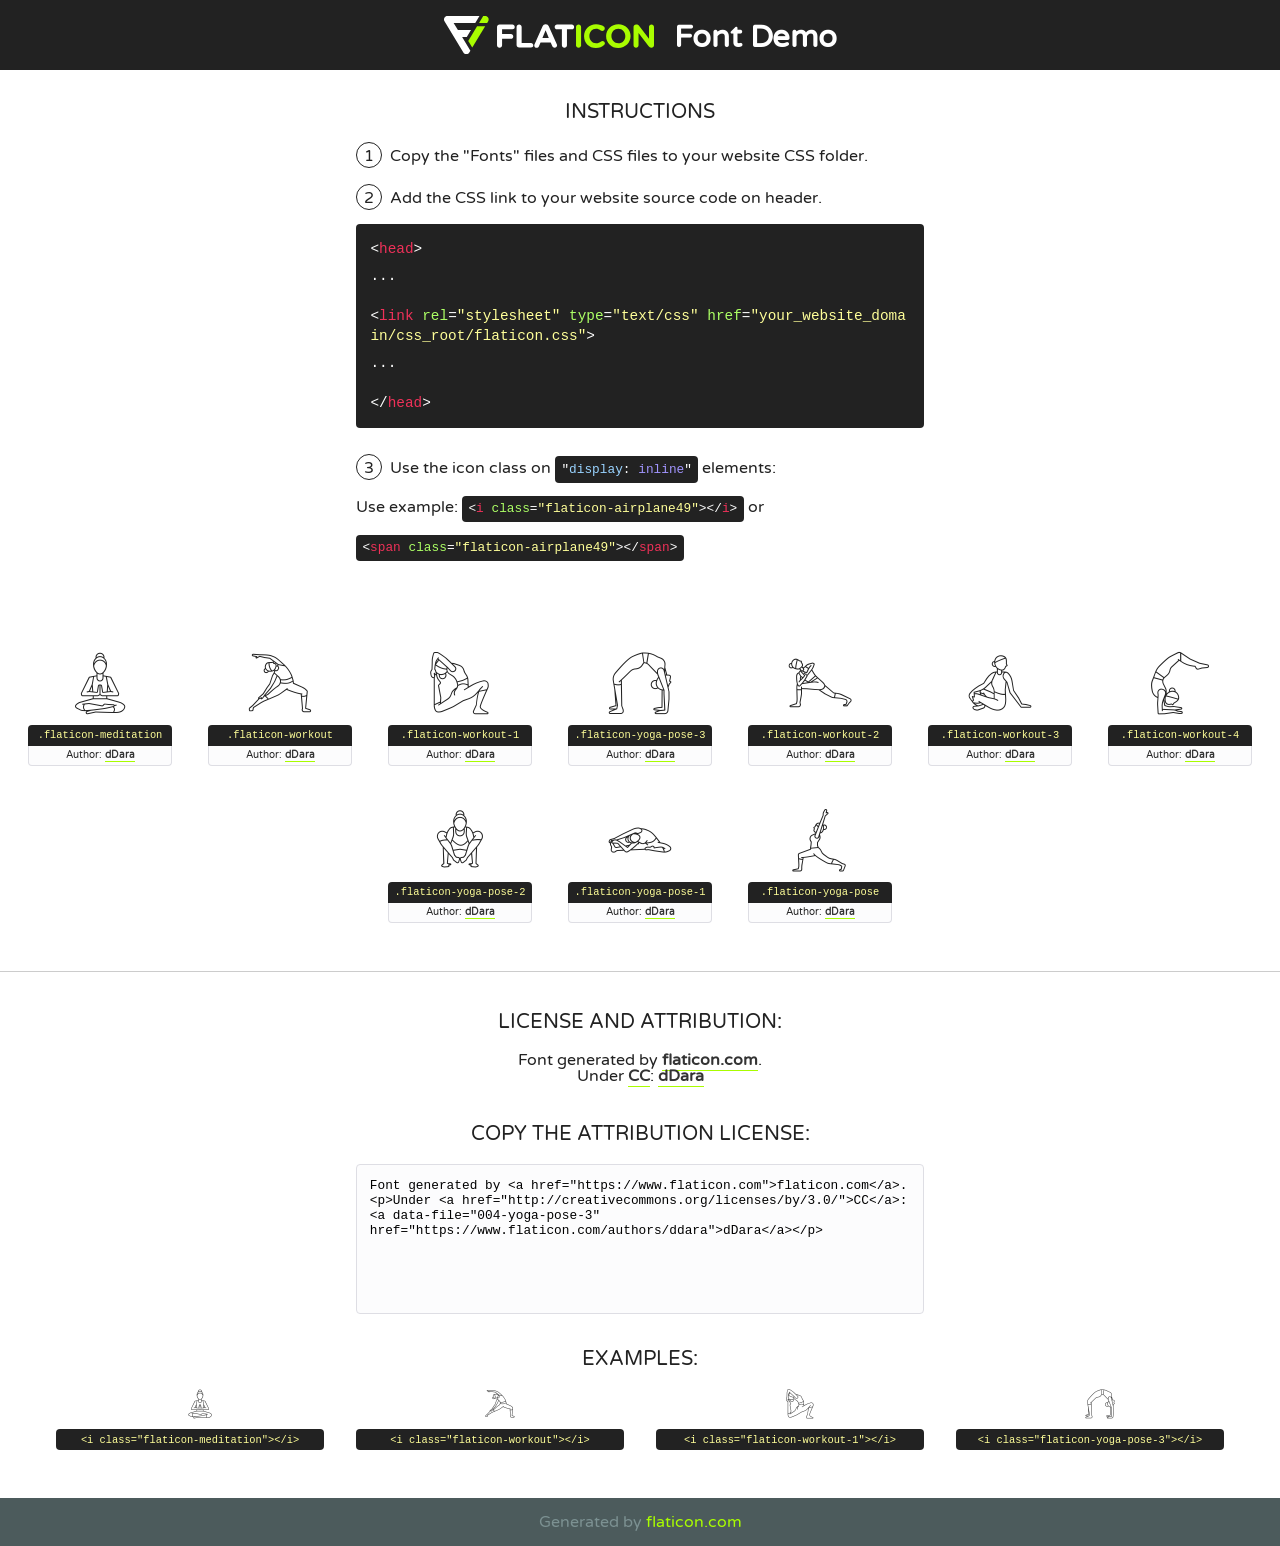
<file: lib/flaticon/font/flaticon.html>
<!DOCTYPE html>
<!--
  Flaticon icon font: Flaticon
  Creation date: 02/09/2020 06:16
-->
<html>
<!DOCTYPE html>
<html>

<head>
    <title>Flaticon WebFont</title>
    <link href="http://fonts.googleapis.com/css?family=Varela+Round" rel="stylesheet" type="text/css" />
    <link rel="stylesheet" type="text/css" href="flaticon.css">
    <meta charset="UTF-8">
    <style>
    html, body, div, span, applet, object, iframe,
    h1, h2, h3, h4, h5, h6, p, blockquote, pre,
    a, abbr, acronym, address, big, cite, code,
    del, dfn, em, img, ins, kbd, q, s, samp,
    small, strike, strong, sub, sup, tt, var,
    b, u, i, center,
    dl, dt, dd, ol, ul, li,
    fieldset, form, label, legend,
    table, caption, tbody, tfoot, thead, tr, th, td,
    article, aside, canvas, details, embed, 
    figure, figcaption, footer, header, hgroup, 
    menu, nav, output, ruby, section, summary,
    time, mark, audio, video {
        margin: 0;
        padding: 0;
        border: 0;
        font-size: 100%;
        font: inherit;
        vertical-align: baseline;
    }
    /* HTML5 display-role reset for older browsers */
    article, aside, details, figcaption, figure, 
    footer, header, hgroup, menu, nav, section {
        display: block;
    }
    body {
        line-height: 1;
    }
    ol, ul {
        list-style: none;
    }
    blockquote, q {
        quotes: none;
    }
    blockquote:before, blockquote:after,
    q:before, q:after {
        content: '';
        content: none;
    }
    table {
        border-collapse: collapse;
        border-spacing: 0;
    }
    body {
        font-family: 'Varela Round', Helvetica, Arial, sans-serif;
        font-size: 16px;
        color: #222;
    }
    a {
        color: #333;
        border-bottom: 1px solid #a9fd00;
        font-weight: bold;
        text-decoration: none;
    }
    * {
        -moz-box-sizing: border-box;
        -webkit-box-sizing: border-box;
        box-sizing: border-box;
        margin: 0;
        padding: 0;
    }
    [class^="flaticon-"]:before, [class*=" flaticon-"]:before, [class^="flaticon-"]:after, [class*=" flaticon-"]:after {
        font-family: Flaticon;
        font-size: 30px;
        font-style: normal;
        margin-left: 20px;
        color: #333;
    }
    .wrapper {
        max-width: 600px;
        margin: auto;
        padding: 0 1em;
    }
    .title {
        font-size: 1.25em;
        text-align: center;
        margin-bottom: 1em;
        text-transform: uppercase;
    }
    header {
        text-align: center;
        background-color: #222;
        color: #fff;
        padding: 1em;
    }
    header .logo {
        width: 210px;
        height: 38px;
        display: inline-block;
        vertical-align: middle;
        margin-right: 1em;
        border: none;
    }
    header strong {
        font-size: 1.95em;
        font-weight: bold;
        vertical-align: middle;
        margin-top: 5px;
        display: inline-block;
    }
    .demo {
        margin: 2em auto;
        line-height: 1.25em;
    }
    .demo ul li {
        margin-bottom: 1em;
    }
    .demo ul li .num {
        color: #222;
        border-radius: 20px;
        display: inline-block;
        width: 26px;
        padding: 3px;
        height: 26px;
        text-align: center;
        margin-right: 0.5em;
        border: 1px solid #222;
    }
    .demo ul li code {
        background-color: #222;
        border-radius: 4px;
        padding: 0.25em 0.5em;
        display: inline-block;
        color: #fff;
        font-family: Consolas,Monaco,Lucida Console,Liberation Mono,DejaVu Sans Mono,Bitstream Vera Sans Mono,Courier New, monospace;
        font-weight: lighter;
        margin-top: 1em;
        font-size: 0.8em;
        word-break: break-all;
    }
    .demo ul li code.big {
        padding: 1em;
        font-size: 0.9em;
    }
    .demo ul li code .red {
        color: #EF3159;
    }
    .demo ul li code .green {
        color: #ACFF65;
    }
    .demo ul li code .yellow {
        color: #FFFF99;
    }
    .demo ul li code .blue {
        color: #99D3FF;
    }
    .demo ul li code .purple {
        color: #A295FF;
    }
    .demo ul li code .dots {
        margin-top: 0.5em;
        display: block;
    }
    #glyphs {
        border-bottom: 1px solid #ccc;
        padding: 2em 0;
        text-align: center;
    }
    .glyph {
        display: inline-block;
        width: 9em;
        margin: 1em;
        text-align: center;
        vertical-align: top;
        background: #FFF;
    }
    .glyph .glyph-icon {
        padding: 10px;
        display: block;
        font-family:"Flaticon";
        font-size: 64px;
        line-height: 1;
    }
    .glyph .glyph-icon:before {
        font-size: 64px;
        color: #222;
        margin-left: 0;
    }
    .class-name {
        font-size: 0.65em;
        background-color: #222;
        color: #fff;
        border-radius: 4px 4px 0 0;
        padding: 0.5em;
        color: #FFFF99;
        font-family: Consolas,Monaco,Lucida Console,Liberation Mono,DejaVu Sans Mono,Bitstream Vera Sans Mono,Courier New, monospace;
    }
    .author-name {
        font-size: 0.6em;
        background-color: #fcfcfd;
        border: 1px solid #DEDEE4;
        border-top: 0;
        border-radius: 0 0 4px 4px;
        padding: 0.5em;
    }
    .class-name:last-child {
        font-size: 10px;
        color:#888;
    }
    .class-name:last-child a {
        font-size: 10px;
        color:#555;
    }
    .class-name:last-child a:hover {
        color:#a9fd00;
    }
    .glyph > input {
        display: block;
        width: 100px;
        margin: 5px auto;
        text-align: center;
        font-size: 12px;
        cursor: text;
    }
    .glyph > input.icon-input {
        font-family:"Flaticon";
        font-size: 16px;
        margin-bottom: 10px;
    }
    .attribution .title {
        margin-top: 2em;
    }
    .attribution textarea {
        background-color: #fcfcfd;
        padding: 1em;
        border: none;
        box-shadow: none;
        border: 1px solid #DEDEE4;
        border-radius: 4px;
        resize: none;
        width: 100%;
        height: 150px;
        font-size: 0.8em;
        font-family: Consolas,Monaco,Lucida Console,Liberation Mono,DejaVu Sans Mono,Bitstream Vera Sans Mono,Courier New, monospace;
        -webkit-appearance: none;
    }
    .iconsuse {
        margin: 2em auto;
        text-align: center;
        max-width: 1200px;
    }
    .iconsuse:after {
        content: '';
        display: table;
        clear: both;
    }
    .iconsuse .image {
        float: left;
        width: 25%;
        padding: 0 1em;
    }
    .iconsuse .image p {
        margin-bottom: 1em;
    }
    .iconsuse .image span {
        display: block;
        font-size: 0.65em;
        background-color: #222;
        color: #fff;
        border-radius: 4px;
        padding: 0.5em;
        color: #FFFF99;
        margin-top: 1em;
        font-family: Consolas,Monaco,Lucida Console,Liberation Mono,DejaVu Sans Mono,Bitstream Vera Sans Mono,Courier New, monospace;
    }
    #footer {
        text-align: center;
        background-color: #4C5B5C;
        color: #7c9192;
        padding: 1em;
    }
    #footer a {
        border: none;
        color: #a9fd00;
        font-weight: normal;
    }
    @media (max-width: 960px) {
        .iconsuse .image {
            width: 50%;
        }
    }
    @media (max-width: 560px) {
        .iconsuse .image {
            width: 100%;
        }
    }
    </style>
</head>

<body class="characters-off">

    <header>
        <a href="https://www.flaticon.com" target="_blank" class="logo">
            <svg version="1.1" xmlns="http://www.w3.org/2000/svg" xmlns:xlink="http://www.w3.org/1999/xlink" xmlns:a="http://ns.adobe.com/AdobeSVGViewerExtensions/3.0/" viewBox="0 0 560.875 102.036" enable-background="new 0 0 560.875 102.036" xml:space="preserve">
                <defs>
                </defs>
                <g>
                    <g class="letters">
                        <path fill="#ffffff" d="M141.596,29.675c0-3.777,2.985-6.767,6.764-6.767h34.438c3.426,0,6.15,2.728,6.15,6.15
                        c0,3.43-2.724,6.149-6.15,6.149h-27.674v13.091h23.719c3.429,0,6.151,2.724,6.151,6.15c0,3.43-2.723,6.149-6.151,6.149h-23.719
                        v17.574c0,3.773-2.986,6.761-6.764,6.761c-3.779,0-6.764-2.989-6.764-6.761V29.675z"></path>
                        <path fill="#ffffff" d="M193.844,29.149c0-3.781,2.985-6.767,6.764-6.767c3.776,0,6.763,2.985,6.763,6.767v42.957h25.039
                        c3.426,0,6.149,2.726,6.149,6.153c0,3.425-2.723,6.15-6.149,6.15h-31.802c-3.779,0-6.764-2.986-6.764-6.768V29.149z"></path>
                        <path fill="#ffffff" d="M241.891,75.71l21.438-48.407c1.492-3.341,4.215-5.357,7.906-5.357h0.792
                        c3.686,0,6.323,2.017,7.815,5.357l21.439,48.407c0.436,0.967,0.701,1.845,0.701,2.723c0,3.602-2.809,6.501-6.414,6.501
                        c-3.161,0-5.269-1.845-6.499-4.655l-4.132-9.661h-27.059l-4.301,10.102c-1.144,2.631-3.426,4.214-6.237,4.214
                        c-3.517,0-6.24-2.81-6.24-6.325C241.1,77.64,241.451,76.677,241.891,75.71z M279.932,58.666l-8.521-20.297l-8.526,20.297H279.932
                        z"></path>
                        <path fill="#ffffff" d="M314.864,35.387H301.86c-3.429,0-6.239-2.813-6.239-6.238c0-3.429,2.811-6.24,6.239-6.24h39.533
                        c3.426,0,6.237,2.811,6.237,6.24c0,3.425-2.811,6.238-6.237,6.238h-13.001v42.785c0,3.773-2.99,6.761-6.764,6.761
                        c-3.779,0-6.764-2.989-6.764-6.761V35.387z"></path>
                        <path fill="#A9FD00" d="M352.615,29.149c0-3.781,2.985-6.767,6.767-6.767c3.774,0,6.761,2.985,6.761,6.767v49.024
                        c0,3.773-2.987,6.761-6.761,6.761c-3.781,0-6.767-2.989-6.767-6.761V29.149z"></path>
                        <path fill="#A9FD00" d="M374.132,53.836v-0.179c0-17.481,13.178-31.801,32.065-31.801c9.22,0,15.459,2.458,20.557,6.238
                        c1.402,1.054,2.637,2.985,2.637,5.357c0,3.692-2.985,6.59-6.681,6.59c-1.845,0-3.071-0.702-4.044-1.319
                        c-3.776-2.813-7.729-4.393-12.562-4.393c-10.364,0-17.831,8.611-17.831,19.154v0.173c0,10.542,7.291,19.329,17.831,19.329
                        c5.715,0,9.492-1.756,13.359-4.834c1.049-0.874,2.458-1.491,4.039-1.491c3.429,0,6.325,2.813,6.325,6.236
                        c0,2.106-1.056,3.78-2.282,4.834c-5.539,4.834-12.036,7.733-21.878,7.733C387.572,85.464,374.132,71.493,374.132,53.836z"></path>
                        <path fill="#A9FD00" d="M433.009,53.836v-0.179c0-17.481,13.79-31.801,32.766-31.801c18.981,0,32.592,14.143,32.592,31.628v0.173
                        c0,17.483-13.785,31.807-32.769,31.807C446.625,85.464,433.009,71.32,433.009,53.836z M484.224,53.836v-0.179
                        c0-10.539-7.725-19.326-18.626-19.326c-10.893,0-18.449,8.611-18.449,19.154v0.173c0,10.542,7.73,19.329,18.626,19.329
                        C476.676,72.986,484.224,64.378,484.224,53.836z"></path>
                        <path fill="#A9FD00" d="M506.233,29.321c0-3.774,2.99-6.763,6.767-6.763h1.401c3.252,0,5.183,1.583,7.029,3.953l26.093,34.265
                        V29.059c0-3.692,2.99-6.677,6.681-6.677c3.683,0,6.671,2.985,6.671,6.677v48.934c0,3.78-2.987,6.765-6.764,6.765h-0.436
                        c-3.257,0-5.188-1.581-7.034-3.953l-27.056-35.492v32.944c0,3.687-2.985,6.676-6.678,6.676c-3.683,0-6.673-2.989-6.673-6.676
                        V29.321z"></path>
                    </g>
                    <g class="insignia">
                        <path fill="#ffffff" d="M48.372,56.137h12.517l11.156-18.537H37.186L25.688,18.539h57.825L94.668,0H9.271
                        C5.925,0,2.842,1.801,1.198,4.716c-1.644,2.907-1.593,6.482,0.134,9.343l50.38,83.501c1.678,2.781,4.689,4.476,7.938,4.476
                        c3.246,0,6.257-1.695,7.935-4.476l2.898-4.804L48.372,56.137z"></path>
                        <g class="i">
                            <path fill="#A9FD00" d="M93.575,18.539h0.031v0.004l21.652,0.004l2.705-4.488c1.727-2.861,1.778-6.436,0.133-9.343
                            C116.454,1.801,113.371,0,110.026,0h-5.294L93.575,18.539z"></path>
                            <polygon fill="#A9FD00" points="88.291,27.356 64.725,66.486 75.519,84.404 109.942,27.356"></polygon>
                        </g>
                    </g>
                </g>
            </svg>
        </a>
        <strong>Font Demo</strong>
    </header>


    <section class="demo wrapper">

        <p class="title">Instructions</p>

        <ul>
            <li>
                <span class="num">1</span>Copy the "Fonts" files and CSS files to your website CSS folder.
            </li>
            <li>
                <span class="num">2</span>Add the CSS link to your website source code on header.
                <code class="big">
                    &lt;<span class="red">head</span>&gt;
                    <br/><span class="dots">...</span>
                    <br/>&lt;<span class="red">link</span> <span class="green">rel</span>=<span class="yellow">"stylesheet"</span> <span class="green">type</span>=<span class="yellow">"text/css"</span> <span class="green">href</span>=<span class="yellow">"your_website_domain/css_root/flaticon.css"</span>&gt;
                    <br/><span class="dots">...</span>
                    <br/>&lt;/<span class="red">head</span>&gt;
                </code>
            </li>

            <li>
                <p>
                    <span class="num">3</span>Use the icon class on <code>"<span class="blue">display</span>:<span class="purple"> inline</span>"</code> elements:
                    <br />
                    Use example: <code>&lt;<span class="red">i</span> <span class="green">class</span>=<span class="yellow">&quot;flaticon-airplane49&quot;</span>&gt;&lt;/<span class="red">i</span>&gt;</code> or <code>&lt;<span class="red">span</span> <span class="green">class</span>=<span class="yellow">&quot;flaticon-airplane49&quot;</span>&gt;&lt;/<span class="red">span</span>&gt;</code>
            </li>
        </ul>

    </section>




   <section id="glyphs">          
    
      
        <div class="glyph"><div class="glyph-icon flaticon-meditation"></div>
            <div class="class-name">.flaticon-meditation</div>
            <div class="author-name">Author: <a data-file="001-meditation" href="https://www.flaticon.com/authors/ddara">dDara</a> </div> 
        </div>        
        
        <div class="glyph"><div class="glyph-icon flaticon-workout"></div>
            <div class="class-name">.flaticon-workout</div>
            <div class="author-name">Author: <a data-file="002-workout" href="https://www.flaticon.com/authors/ddara">dDara</a> </div> 
        </div>        
        
        <div class="glyph"><div class="glyph-icon flaticon-workout-1"></div>
            <div class="class-name">.flaticon-workout-1</div>
            <div class="author-name">Author: <a data-file="003-workout-1" href="https://www.flaticon.com/authors/ddara">dDara</a> </div> 
        </div>        
        
        <div class="glyph"><div class="glyph-icon flaticon-yoga-pose-3"></div>
            <div class="class-name">.flaticon-yoga-pose-3</div>
            <div class="author-name">Author: <a data-file="004-yoga-pose-3" href="https://www.flaticon.com/authors/ddara">dDara</a> </div> 
        </div>        
        
        <div class="glyph"><div class="glyph-icon flaticon-workout-2"></div>
            <div class="class-name">.flaticon-workout-2</div>
            <div class="author-name">Author: <a data-file="005-workout-2" href="https://www.flaticon.com/authors/ddara">dDara</a> </div> 
        </div>        
        
        <div class="glyph"><div class="glyph-icon flaticon-workout-3"></div>
            <div class="class-name">.flaticon-workout-3</div>
            <div class="author-name">Author: <a data-file="006-workout-3" href="https://www.flaticon.com/authors/ddara">dDara</a> </div> 
        </div>        
        
        <div class="glyph"><div class="glyph-icon flaticon-workout-4"></div>
            <div class="class-name">.flaticon-workout-4</div>
            <div class="author-name">Author: <a data-file="007-workout-4" href="https://www.flaticon.com/authors/ddara">dDara</a> </div> 
        </div>        
        
        <div class="glyph"><div class="glyph-icon flaticon-yoga-pose-2"></div>
            <div class="class-name">.flaticon-yoga-pose-2</div>
            <div class="author-name">Author: <a data-file="008-yoga-pose-2" href="https://www.flaticon.com/authors/ddara">dDara</a> </div> 
        </div>        
        
        <div class="glyph"><div class="glyph-icon flaticon-yoga-pose-1"></div>
            <div class="class-name">.flaticon-yoga-pose-1</div>
            <div class="author-name">Author: <a data-file="009-yoga-pose-1" href="https://www.flaticon.com/authors/ddara">dDara</a> </div> 
        </div>        
        
        <div class="glyph"><div class="glyph-icon flaticon-yoga-pose"></div>
            <div class="class-name">.flaticon-yoga-pose</div>
            <div class="author-name">Author: <a data-file="010-yoga-pose" href="https://www.flaticon.com/authors/ddara">dDara</a> </div> 
        </div>        
        

    </section>



    <section class="attribution wrapper"   style="text-align:center;">

      <div class="title">License and attribution:</div><div class="attrDiv">Font generated by <a href="https://www.flaticon.com">flaticon.com</a>. <div><p>Under <a href="http://creativecommons.org/licenses/by/3.0/">CC</a>: <a data-file="004-yoga-pose-3" href="https://www.flaticon.com/authors/ddara">dDara</a></p>  </div>
      </div>
      <div class="title">Copy the Attribution License:</div>

    <textarea onclick="this.focus();this.select();">Font generated by &lt;a href=&quot;https://www.flaticon.com&quot;&gt;flaticon.com&lt;/a&gt;. <p>Under <a href="http://creativecommons.org/licenses/by/3.0/">CC</a>: <a data-file="004-yoga-pose-3" href="https://www.flaticon.com/authors/ddara">dDara</a></p>  
     </textarea>

    </section>

    <section class="iconsuse">

          <div class="title">Examples:</div>            
             
            <div class="image">
                <p>
                    <i class="glyph-icon flaticon-meditation"></i> 
                    <span>&lt;i class=&quot;flaticon-meditation&quot;&gt;&lt;/i&gt;</span>
                </p>
            </div>
            
            <div class="image">
                <p>
                    <i class="glyph-icon flaticon-workout"></i> 
                    <span>&lt;i class=&quot;flaticon-workout&quot;&gt;&lt;/i&gt;</span>
                </p>
            </div>
            
            <div class="image">
                <p>
                    <i class="glyph-icon flaticon-workout-1"></i> 
                    <span>&lt;i class=&quot;flaticon-workout-1&quot;&gt;&lt;/i&gt;</span>
                </p>
            </div>
            
            <div class="image">
                <p>
                    <i class="glyph-icon flaticon-yoga-pose-3"></i> 
                    <span>&lt;i class=&quot;flaticon-yoga-pose-3&quot;&gt;&lt;/i&gt;</span>
                </p>
            </div>
                       
        </div>
                            
    </section>

<div id="footer">
    <div>Generated by <a href="https://www.flaticon.com">flaticon.com</a>
    </div>
</div>



</body>
</html>
</file>
<file: lib/flaticon/font/flaticon.css>
/*
  	Flaticon icon font: Flaticon
  	Creation date: 02/09/2020 06:16
  	*/

@font-face {
  font-family: "Flaticon";
  src: url("./Flaticon.eot");
  src: url("./Flaticon.eot?#iefix") format("embedded-opentype"),
       url("./Flaticon.woff2") format("woff2"),
       url("./Flaticon.woff") format("woff"),
       url("./Flaticon.ttf") format("truetype"),
       url("./Flaticon.svg#Flaticon") format("svg");
  font-weight: normal;
  font-style: normal;
}

@media screen and (-webkit-min-device-pixel-ratio:0) {
  @font-face {
    font-family: "Flaticon";
    src: url("./Flaticon.svg#Flaticon") format("svg");
  }
}

[class^="flaticon-"]:before, [class*=" flaticon-"]:before,
[class^="flaticon-"]:after, [class*=" flaticon-"]:after {   
  font-family: Flaticon;
font-style: normal;
}

.flaticon-meditation:before { content: "\f100"; }
.flaticon-workout:before { content: "\f101"; }
.flaticon-workout-1:before { content: "\f102"; }
.flaticon-yoga-pose-3:before { content: "\f103"; }
.flaticon-workout-2:before { content: "\f104"; }
.flaticon-workout-3:before { content: "\f105"; }
.flaticon-workout-4:before { content: "\f106"; }
.flaticon-yoga-pose-2:before { content: "\f107"; }
.flaticon-yoga-pose-1:before { content: "\f108"; }
.flaticon-yoga-pose:before { content: "\f109"; }
</file>
<file: css/style.css>
/*******************************/
/********* General CSS *********/
/*******************************/
body {
    color: #797979;
    background: #ffffff;
    font-family: 'Open Sans', sans-serif;
}

h1,
h2, 
h3, 
h4,
h5, 
h6 {
    color: #343148;
}

a {
    color: #454545;
    transition: .3s;
}

a:hover,
a:active,
a:focus {
    color: #F7CAC9;
    outline: none;
    text-decoration: none;
}

.btn:focus,
.form-control:focus {
    box-shadow: none;
}

.container-fluid {
    max-width: 1366px;
}

.back-to-top {
    position: fixed;
    display: none;
    background: #F7CAC9;
    width: 44px;
    height: 44px;
    text-align: center;
    line-height: 1;
    font-size: 22px;
    right: 15px;
    bottom: 15px;
    transition: background 0.5s;
    z-index: 9;
}

.back-to-top:hover {
    background: #343148;
}

.back-to-top:hover i {
    color: #F7CAC9;
}

.back-to-top i {
    color: #343148;
    padding-top: 10px;
}


/**********************************/
/********** Top Bar CSS ***********/
/**********************************/
.top-bar {
    position: relative;
    height: 35px;
    background: #343148;
}

.top-bar .top-bar-left {
    display: flex;
    align-items: center;
    justify-content: flex-start;
}

.top-bar .top-bar-right {
    display: flex;
    align-items: center;
    justify-content: flex-end;
}

.top-bar .text {
    display: flex;
    align-items: center;
    justify-content: center;
    flex-direction: row;
    height: 35px;
    padding: 0 10px;
    text-align: center;
    border-left: 1px solid rgba(255, 255, 255, .15);
}

.top-bar .text:last-child {
    border-right: 1px solid rgba(255, 255, 255, .15);
}

.top-bar .text i {
    font-size: 13px;
    color: #ffffff;
    margin-right: 5px;
}

.top-bar .text h2 {
    color: #eeeeee;
    font-weight: 400;
    font-size: 13px;
    letter-spacing: 1px;
    margin: 0;
}

.top-bar .text p {
    color: #eeeeee;
    font-size: 14px;
    font-weight: 400;
    margin: 0 0 0 5px;
}

.top-bar .social {
    display: flex;
    height: 35px;
    font-size: 0;
    justify-content: flex-end;
}

.top-bar .social a {
    display: flex;
    align-items: center;
    justify-content: center;
    width: 35px;
    height: 100%;
    font-size: 16px;
    color: #ffffff;
    border-right: 1px solid rgba(255, 255, 255, .15);
}

.top-bar .social a:first-child {
    border-left: 1px solid rgba(255, 255, 255, .15);
}

.top-bar .social a:hover {
    color: #092a49;
    background: #ffffff;
}

@media (min-width: 992px) {
    .top-bar {
        padding: 0 60px;
    }
}


/**********************************/
/*********** Nav Bar CSS **********/
/**********************************/
.navbar {
    position: relative;
    transition: .5s;
    z-index: 999;
}

.navbar.nav-sticky {
    position: fixed;
    top: 0;
    width: 100%;
    box-shadow: 0 2px 5px rgba(0, 0, 0, .3);
}

.navbar .navbar-brand {
    margin: 0;
    color: #ffffff;
    font-size: 1.4em;
    line-height: 0px;
    font-weight: 700;
    text-transform: uppercase;
    letter-spacing: 2px;
    transition: .5s;
    
}

.navbar .navbar-brand span {
    color: #343148;
    text-transform: lowercase;
    transition: .5s;
}

.navbar.nav-sticky .navbar-brand span {
    color: #ffffff;
}

.navbar .navbar-brand img {
    max-width: 100%;
    max-height: 40px;
}

.navbar-dark .navbar-nav .nav-link,
.navbar-dark .navbar-nav .nav-link:focus,
.navbar-dark .navbar-nav .nav-link:hover,
.navbar-dark .navbar-nav .nav-link.active {
    padding: 10px 10px 8px 10px;
    color: #ffffff;
}

.navbar-dark .navbar-nav .nav-link:hover,
.navbar-dark .navbar-nav .nav-link.active {
    background: rgba(256, 256, 256, .1);
    transition: none;
}

.navbar .dropdown-menu {
    margin-top: 0;
    border: 0;
    border-radius: 0;
    background: #f8f9fa;
}

@media (min-width: 992px) {
    .navbar {
        position: absolute;
        width: 100%;
        top: 35px;
        padding: 20px 60px;
        background: rgba(0, 0, 0, .1) !important;
        z-index: 9;
    }
    
    .navbar.nav-sticky {
        padding: 10px 60px;
        background: #343148 !important;
    }
    
    .navbar a.nav-link {
        padding: 8px 15px;
        font-size: 14px;
        letter-spacing: 1px;
        text-transform: uppercase;
    }
}

@media (max-width: 991.98px) {   
    .navbar {
        padding: 15px;
        background: #343148 !important;
    }
    
    .navbar .navbar-brand span {
        color: #ffffff;
    }
    
    .navbar a.nav-link {
        padding: 5px;
    }
    
    .navbar .dropdown-menu {
        box-shadow: none;
    }
}


/*******************************/
/********** Hero CSS ***********/
/*******************************/
.hero {
    position: relative;
    width: 100%;
    margin-bottom: 45px;
    padding: 9% 0;
    background: #F7CAC9;
    overflow: hidden;
    font-family: 'Elephant';

}

.hero .container-fluid {
    padding: 0;
}

.hero .hero-image {
    position: relative;
    text-align: right;
}

.hero .hero-image img {
    max-width: 80%;
    max-height: 80%;
}

.hero .hero-text {
    position: relative;
    padding-left: 75px;
    display: flex;
    align-items: flex-start;
    justify-content: center;
    flex-direction: column;
}

.hero .hero-text h1 {
    color: #343148;
    font-size: 4em;
    font-weight: 400;
    margin-bottom: 20px;
}

.hero .hero-text p {
    color: #343148;
    font-size: 18px;
    margin-bottom: 25px;
}

.hero .hero-btn .btn {
    padding: 12px 20px;
    font-size: 14px;
    font-weight: 600;
    letter-spacing: 1px;
    color: #F7CAC9;
    background: #343148;
    border-radius: 0;
    transition: .3s;
}

.hero .hero-btn .btn:hover {
    color: #343148;
    background: #ffffff;
}

.hero .hero-btn .btn:first-child {
    margin-right: 10px;
}

@media (max-width: 991.98px) {
    .hero .hero-text {
        padding: 0 15px;
    }
    
    .hero .hero-text h1 {
        font-size: 35px;
    }
    
    .hero .hero-text p {
        font-size: 16px;
    }
    
    .hero .hero-text .btn {
        padding: 12px 30px;
        letter-spacing: 1px;
    }

}

@media (max-width: 767.98px) {
    .hero .hero-text h1 {
        font-size: 30px;
        font-weight: 600;
    }
    
    .hero .hero-text p {
        font-size: 14px;
    }
    
    .hero .hero-text .btn {
        padding: 10px 15px;
        font-weight: 400;
        letter-spacing: 1px;
    }
}

@media (max-width: 575.98px) {
    .hero .hero-text h1 {
        font-size: 25px;
        font-weight: 600;
    }
    
    .hero .hero-text p {
        font-size: 14px;
    }
    
    .hero .hero-text .btn {
        padding: 8px 10px;
        font-size: 12px;
        font-weight: 400;
        letter-spacing: 0;
    }
    
    .hero-btn, .about-img, .learn-more{
        display: none;
    }
}


/*******************************/
/******* Page Header CSS *******/
/*******************************/
.page-header {
    position: relative;
    margin-bottom: 45px;
    padding: 150px 0 90px 0;
    text-align: center;
    background: #F7CAC9;
}

.page-header h2 {
    position: relative;
    color: #343148;
    font-size: 60px;
    font-weight: 700;
}

.page-header a {
    position: relative;
    padding: 0 12px;
    font-size: 22px;
    color: #343148;
}

.page-header a:hover {
    color: #ffffff;
}

.page-header a::after {
    position: absolute;
    content: "/";
    width: 8px;
    height: 8px;
    top: -2px;
    right: -7px;
    text-align: center;
    color: #343148;
}

.page-header a:last-child::after {
    display: none;
}

@media (max-width: 767.98px) {
    .page-header h2 {
        font-size: 35px;
    }
    
    .page-header a {
        font-size: 18px;
    }
}


/*******************************/
/******* Section Header ********/
/*******************************/
.section-header {
    position: relative;
    max-width: 600px;
    margin: 0 auto;
    margin-bottom: 45px;
}

.section-header p {
    display: inline-block;
    margin: 0 30px;
    margin-bottom: 5px;
    padding: 0 10px;
    position: relative;
    font-size: 16px;
    font-weight: 600;
    background: #ffffff;
}

.section-header p::after {
    position: absolute;
    content: "";
    height: 2px;
    top: 11px;
    right: -30px;
    left: -30px;
    background: #F7CAC9;
    z-index: -1;
}

.section-header h2 {
    margin: 0;
    position: relative;
    font-size: 40px;
    font-weight: 700;
}

@media (max-width: 767.98px) {
    .section-header h2 {
        font-size: 30px;
    }
}


/*******************************/
/********** About CSS **********/
/*******************************/
.about {
    position: relative;
    width: 100%;
}

.about .section-header {
    margin-bottom: 30px;
    margin-left: 0;
}

.about .about-img {
    position: relative;
    height: 100%;
}

.about .about-img img {
    position: relative;
    width: 100%;
    height: 100%;
    object-fit: cover;
}

.about .about-text p {
    font-size: 16px;
}

.about .about-text a.btn {
    position: relative;
    margin-top: 15px;
    padding: 12px 20px;
    font-size: 14px;
    font-weight: 600;
    letter-spacing: 1px;
    color: #F7CAC9;
    background: #343148;
    border-radius: 0;
    transition: .3s;
}

.about .about-text a.btn:hover {
    color: #343148;
    background: #F7CAC9;
}

@media (max-width: 767.98px) {
    .about .about-img {
        margin-bottom: 30px;
        height: auto;
    }
}


/*******************************/
/********* Service CSS *********/
/*******************************/
.service {
    position: relative;
    width: 100%;
    padding: 45px 0 15px 0;
}

.service .service-item {
    position: relative;
    width: 100%;
    text-align: center;
    margin-bottom: 30px;
    padding: 30px;
    border: 1px solid rgba(0, 0, 0, .07);
    transition: .3s;
}

.service .service-item:hover,
.service .service-item.active {
   
    background: #ffdef9;
    color: #343148;
}

.service .service-icon {
    position: relative;
    margin: 0 auto 25px auto;
    width: 80px;
    height: 80px;
    display: flex;
    align-items: center;
    justify-content: center;
    border-radius: 50%;
}

.service .service-icon i {
    position: relative;
    font-size: 50px;
    color: #343148;
    z-index: 3;
}

.service .service-icon:before {
    content: "";
    position: absolute;
    z-index: 0;
    left: 50%;
    top: 50%;
    transform: translateX(-50%) translateY(-50%);
    display: block;
    width: 80px;
    height: 80px;
    background: #F7CAC9;
    border-radius: 50%;
    animation: pulse-border 2000ms ease-out infinite;
}

.service .service-icon:after {
    content: "";
    position: absolute;
    z-index: 1;
    left: 50%;
    top: 50%;
    transform: translateX(-50%) translateY(-50%);
    display: block;
    width: 80px;
    height: 80px;
    background: #F7CAC9;
    border-radius: 50%;
    transition: all 200ms;
}

@keyframes pulse-border {
  0% {
    transform: translateX(-50%) translateY(-50%) translateZ(0) scale(1);
    opacity: 1;
  }
  100% {
    transform: translateX(-50%) translateY(-50%) translateZ(0) scale(1.3);
    opacity: 0;
  }
}

.service .service-item h3 {
    margin-bottom: 15px;
    font-size: 20px;
    font-weight: 600;
    transition: .3s;
}

.service .service-item:hover h3,
.service .service-item.active h3 {
    color: #343148;
}

.service .service-item p {
    margin: 0;
    font-size: 16px;
}



/*******************************/
/********** Class CSS **********/
/*******************************/
.class {
    position: relative;
    padding: 45px 0 15px 0;
}

.class #class-filter {
    padding: 0;
    margin: -15px 0 25px 0;
    list-style: none;
    font-size: 0;
    text-align: center;
}

.class #class-filter li {
    cursor: pointer;
    display: inline-block;
    margin: 5px;
    padding: 6px 12px;
    color: #343148;
    font-size: 14px;
    font-weight: 400;
    border-radius: 0;
    background: none;
    border: 1px solid #343148;
    transition: .3s;
}

.class #class-filter li:hover,
.class #class-filter li.filter-active {
    background: #343148;
    color: #F7CAC9;
}

.class .class-item {
    position: relative;
    margin-bottom: 30px;
    overflow: hidden;
    transition: .3s;
}

.class .class-wrap {
    position: relative;
    width: 100%;
}

.class .class-img {
    position: relative;
}

.class .class-img img {
    position: relative;
    width: 100%; 
    height: 100%; 
    object-fit: cover;
}

.class .class-text {
    position: relative;
    padding: 30px 30px 25px 30px;
    border-right: 1px solid rgba(0, 0, 0, .07);
    border-bottom: 1px solid rgba(0, 0, 0, .07);
    border-left: 1px solid rgba(0, 0, 0, .07);
}

.class .class-text h2 {
    font-size: 18px;
    font-weight: 600;
    margin-bottom: 10px;
}

.class .class-teacher {
    position: relative;
    height: 40px;
    margin-top: -50px;
    margin-bottom: 20px;
    display: flex;
    align-items: center;
    background: #ffffff;
    box-shadow: 0 0 10px rgba(0, 0, 0, .1);
    border-radius: 40px;
}

.class .class-teacher img {
    width: 40px;
    height: 40px;
    border-radius: 40px;
}

.class .class-teacher h3 {
    width: calc(100% - 95px);
    font-size: 15px;
    font-weight: 600;
    margin: 0 0 0 15px;
    white-space: nowrap;
    overflow: hidden;
}

.class .class-teacher a {
    width: 40px;
    height: 40px;
    display: flex;
    align-items: center;
    justify-content: center;
    font-size: 30px;
    font-weight: 100;
    color: #343148;
    border-radius: 40px;
    transition: .3s;
}

.class .class-wrap:hover .class-teacher a {
    color: #F7CAC9;
    /* background: #343148; */
}

.class .class-meta {
    position: relative;
    display: flex;
    align-items: center;
}

.class .class-meta p {
    margin: 0;
    font-size: 14px;
}

.class .class-meta p i {
    margin-right: 5px;
    color: #343148;
}

.class .class-meta p:first-child {
    margin-right: 10px;
}



/*******************************/
/********* Pricing CSS *********/
/*******************************/
.discount {
    position: relative;
    width: 100%;
    margin: 45px 0;
    padding: 90px 0;
    background: linear-gradient(rgba(247, 202, 201, .7), rgba(247, 202, 201, .7)), url(../img/discount-bg.png);
    background-attachment: fixed;
    background-position: center;
    background-repeat: no-repeat;
    background-size: contain;
}

.discount .container {
    max-width: 750px;
    text-align: center;
}

.discount .section-header {
    margin-bottom: 20px;
}

.discount .section-header p {
    color: #343148;
    background: transparent;
}

.discount .section-header p::after {
    display: none;
}

.discount .section-header h2 span {
    color: #F32B56;
    font-size: 50px;
}

.discount .discount-text p {
    color: #454545;
}

.discount .discount-text .btn {
    margin-top: 10px;
    padding: 12px 20px;
    font-size: 14px;
    font-weight: 600;
    letter-spacing: 1px;
    color: #F7CAC9;
    background: #343148;
    border-radius: 0;
    transition: .3s;
}

.discount .discount-text .btn:hover {
    color: #343148;
    background: #ffffff;
}


/*******************************/
/********* Pricing CSS *********/
/*******************************/
.price {
    position: relative;
    width: 100%;
    padding: 45px 0 15px 0;
}

.price .price-item {
    position: relative;
    margin-bottom: 30px;
}

.price .price-header,
.price .price-body,
.price .price-footer {
    position: relative;
    width: 100%;
    text-align: center;
    background: #ffffff;
    overflow: hidden;
}

.price .price-header {
    padding: 30px;
    background: #F7CAC9;
    color: #343148;
}

.price .price-item.featured-item .price-header {
    background: #343148;
    color: #F7CAC9;
}

.price .price-status {
    margin-top: -30px;
    text-align: right;
}

.price .price-status span {
    position: relative;
    display: inline-block;
    height: 30px;
    right: -30px;
    padding: 7px 10px;
    text-align: center;
    color: #343148;
    font-size: 14px;
    line-height: 14px;
    background: #F7CAC9;
}

.price .price-title h2 {
    font-size: 25px;
    font-weight: 700;
    text-transform: uppercase;
}

.price .price-prices h2 {
    font-size: 45px;
    font-weight: 700;
    margin-left: 10px;
}

.price .price-prices h2 small {
    position: absolute;
    font-size: 18px;
    font-weight: 400;
    margin-top: 9px;
    margin-left: -12px;
}

.price .price-prices h2 span {
    margin-left: 1px;
    font-size: 18px;
    font-weight: 400;
}

.price .price-item.featured-item h2 {
    color: #F7CAC9;
}

.price .price-body {
    padding: 25px 0 20px 0;
    border: 1px solid rgba(0, 0, 0, .07);
    border-bottom: none;
}

.price .price-description ul {
    margin: 0;
    padding: 0;
    list-style: none;
}

.price .price-description ul li {
    padding: 7px;
    border-bottom: 1px solid rgba(0, 0, 0, .07);
}

.price .price-description ul li:last-child {
    border: none;
}

.price .price-action {
    border: 1px solid rgba(0, 0, 0, .07);
    border-top: none;
}

.price .price-action a.btn {
    margin-bottom: 30px;
    padding: 12px 20px;
    color: #343148;
    font-size: 14px;
    font-weight: 600;
    letter-spacing: 1px;
    border-radius: 0;
    background: #F7CAC9;
    transition: .3s;
}

.price .price-action a:hover,
.price .price-item.featured-item .price-action a {
    color: #F7CAC9;
    background: #343148;
}

.price .price-item.featured-item .price-action a:hover {
    color: #343148;
    background: #F7CAC9;
}


/*******************************/
/*********** Team CSS **********/
/*******************************/
.team {
    position: relative;
    width: 100%;
    padding: 45px 0 15px 0;
}

.team .team-item {
    position: relative;
    margin-bottom: 30px;
    padding: 15px;
    background: #ffffff;
    border: 1px solid rgba(0, 0, 0, .07);
}

.team .team-img {
    position: relative;
    overflow: hidden;
}

.team .team-img img {
    position: relative;
    width: 100%;
}

.team .team-social {
    position: absolute;
    width: 100%;
    height: 100%;
    top: 0;
    left: 0;
    display: flex;
    align-items: center;
    justify-content: center;
    transition: .5s;
}

.team .team-social a {
    position: relative;
    margin: 0 3px;
    margin-top: 100px;
    width: 40px;
    height: 40px;
    display: flex;
    align-items: center;
    justify-content: center;
    border-radius: 40px;
    font-size: 16px;
    color: #F7CAC9;
    background: #343148;
    opacity: 0;
}

.team .team-social a:hover {
    color: #343148;
    background: #F7CAC9;
}


.team .team-item:hover .team-social {
    background: rgba(256, 256, 256, .5);
}

.team .team-item:hover .team-social a:first-child {
    opacity: 1;
    margin-top: 0;
    transition: .3s 0s;
}

.team .team-item:hover .team-social a:nth-child(2) {
    opacity: 1;
    margin-top: 0;
    transition: .3s .1s;
}

.team .team-item:hover .team-social a:nth-child(3) {
    opacity: 1;
    margin-top: 0;
    transition: .3s .2s;
}

.team .team-item:hover .team-social a:nth-child(4) {
    opacity: 1;
    margin-top: 0;
    transition: .3s .3s;
}

.team .team-text {
    position: relative;
    padding: 25px 15px 10px 15px;
    text-align: center;
    background: #ffffff;
}

.team .team-text h2 {
    font-size: 18px;
    font-weight: 600;
}

.team .team-text p {
    margin: 0;
}


/*******************************/
/******* Testimonial CSS *******/
/*******************************/
.testimonial {
    position: relative;
    padding: 45px 0;
}

.testimonial .container {
    padding: 0;
}

.testimonial .testimonial-item {
    position: relative;
    margin: 0 15px;
    text-align: center;
}

.testimonial .testimonial-img {
    position: relative;
    margin-bottom: 15px;
    z-index: 1;
}

.testimonial .testimonial-item img {
    margin: 0 auto;
    width: 120px;
    padding: 13px;
    border-radius: 100px;
    border: 1px solid rgba(0, 0, 0, .07);
    background: #ffffff;
    transition: .5s;
}

.testimonial .testimonial-text {
    position: relative;
    margin-top: -70px;
    padding: 75px 25px 25px 25px;
    text-align: center;
    background: #ffffff;
    border: 1px solid rgba(0, 0, 0, .07);
}

.testimonial .testimonial-item p {
    font-size: 16px;
    color: #666666;
}

.testimonial .testimonial-text h3 {
    font-size: 18px;
    font-weight: 600;
    margin-bottom: 10px;
}

.testimonial .testimonial-text h4 {
    color: #666666;
    font-size: 14px;
    margin-bottom: 0;
}

.testimonial .owl-item.center img {
    border-color: transparent;
}

.testimonial .owl-item.center .testimonial-text {
    background: #343148;
}

.testimonial .owl-item.center .testimonial-text h3 {
    color: #F7CAC9;
}

.testimonial .owl-item.center .testimonial-text p,
.testimonial .owl-item.center .testimonial-text h4 {
    color: #ffffff;
}

.testimonial .owl-dots {
    margin-top: 15px;
    text-align: center;
}

.testimonial .owl-dot {
    display: inline-block;
    margin: 0 5px;
    width: 12px;
    height: 12px;
    border-radius: 50%;
    background: #F7CAC9;
}

.testimonial .owl-dot.active {
    background: #343148;
}


/*******************************/
/*********** Blog CSS **********/
/*******************************/
.blog {
    position: relative;
    width: 100%;
    padding: 45px 0;
}

.blog .blog-carousel {
    position: relative;
    width: calc(100% + 30px);
    left: -15px;
    right: -15px;
}

.blog .blog-item {
    position: relative;
    margin: 0 15px;
}

.blog .blog-page .blog-item {
    margin: 0 0 30px 0;
}

.blog .blog-img {
    position: relative;
    width: 100%;
}

.blog .blog-img img {
    width: 100%;
}

.blog .blog-text {
    position: relative;
    padding: 25px 30px;
    border-right: 1px solid rgba(0, 0, 0, .07);
    border-bottom: 1px solid rgba(0, 0, 0, .07);
    border-left: 1px solid rgba(0, 0, 0, .07);
}

.blog .blog-text h2 {
    font-size: 22px;
    font-weight: 600;
}

.blog .blog-text p {
    margin-bottom: 10px;
}

.blog .blog-item a.btn {
    padding: 0;
    font-size: 14px;
    font-weight: 700;
    text-transform: uppercase;
    color: #343148;
    transition: .3s;
}

.blog .blog-item a.btn i {
    margin-left: 5px;
}

.blog .blog-item a.btn:hover {
    color: #F7CAC9;
}

.blog .blog-meta {
    position: relative;
    display: flex;
    margin-bottom: 15px;
}

.blog .blog-meta p {
    margin: 0 10px 0 0;
    font-size: 13px;
}

.blog .blog-meta i {
    margin-right: 5px;
}

.blog .blog-meta p:last-child {
    margin: 0;
}

.blog .owl-nav {
    width: 150px;
    margin: 32px auto 0 auto;
    display: flex;
}

.blog .owl-nav .owl-prev,
.blog .owl-nav .owl-next {
    margin-left: 15px;
    width: 60px;
    height: 60px;
    display: flex;
    align-items: center;
    justify-content: center;
    color: #F7CAC9;
    background: #343148;
    font-size: 22px;
    transition: .3s;
}

.blog .owl-nav .owl-prev:hover,
.blog .owl-nav .owl-next:hover {
    color: #343148;
    background: #F7CAC9;
}

.blog .pagination .page-link {
    color: #343148;
    border-radius: 0;
    border-color: #343148;
}

.blog .pagination .page-link:hover,
.blog .pagination .page-item.active .page-link {
    color: #F7CAC9;
    background: #343148;
}

.blog .pagination .disabled .page-link {
    color: #999999;
}


/*******************************/
/******** Portfolio CSS ********/
/*******************************/
.portfolio {
    position: relative;
    padding: 45px 0 15px 0;
}

.portfolio #portfolio-filter {
    padding: 0;
    margin: -15px 0 25px 0;
    list-style: none;
    font-size: 0;
    text-align: center;
}

.portfolio #portfolio-filter li {
    cursor: pointer;
    display: inline-block;
    margin: 5px;
    padding: 6px 12px;
    color: #343148;
    font-size: 14px;
    font-weight: 400;
    border-radius: 0;
    background: none;
    border: 1px solid #343148;
    transition: .3s;
}

.portfolio #portfolio-filter li:hover,
.portfolio #portfolio-filter li.filter-active {
    background: #343148;
    color: #F7CAC9;
}

.portfolio .portfolio-item {
    position: relative;
    margin-bottom: 30px;
    overflow: hidden;
    transition: .3s;
}

.portfolio .portfolio-wrap {
    position: relative;
    width: 100%;
    overflow: hidden;
}

.portfolio img {
    position: relative;
    width: 100%; 
    height: 100%; 
    object-fit: cover;
    transition: .5s;
}

.portfolio .portfolio-wrap:hover img {
    transform: rotate(5deg) scale(1.12);
}


/*******************************/
/********* Contact CSS *********/
/*******************************/
.contact {
    position: relative;
    width: 100%;
    padding: 45px 0;
}

.contact .container {
    max-width: 900px;
}

.contact .contact-item {
    text-align: center;
    margin-bottom: 30px;
}

.contact .contact-item i {
    width: 50px;
    height: 50px;
    padding: 12px 0;
    font-size: 25px;
    color: #343148;
    margin-bottom: 15px;
    border: 1px solid #F7CAC9;
    border-radius: 50px;
}

.contact .contact-item h2 {
    font-size: 25px;
    font-weight: 700;
}

.contact .contact-form {
    position: relative;
}

.contact .contact-form input {
    height: 45px;
    padding: 15px;
    background: none;
    border-radius: 0;
}

.contact .contact-form textarea {
    height: 150px;
    padding: 15px;
    background: none;
    border-radius: 0;
}

.contact .contact-form .btn {
    padding: 12px 25px;
    font-size: 14px;
    font-weight: 600;
    letter-spacing: 1px;
    color: #F7CAC9;
    background: #343148;
    border-radius: 0;
    transition: .3s;
}

.contact .contact-form .btn:hover {
    color: #343148;
    background: #F7CAC9;
}

.contact .help-block ul {
    margin: 0;
    padding: 0;
    list-style-type: none;
}



/*******************************/
/******* Single Post CSS *******/
/*******************************/
.single {
    position: relative;
    padding: 45px 0;
}

.single .single-content {
    position: relative;
    margin-bottom: 30px;
    overflow: hidden;
}

.single .single-content img {
    margin-bottom: 20px;
    width: 100%;
}

.single .single-tags {
    margin: -5px -5px 41px -5px;
    font-size: 0;
}

.single .single-tags a {
    margin: 5px;
    display: inline-block;
    padding: 7px 15px;
    font-size: 14px;
    font-weight: 400;
    color: #666666;
    border: 1px solid #dddddd;
}

.single .single-tags a:hover {
    color: #F7CAC9;
    background: #343148;
}

.single .single-bio {
    margin-bottom: 45px;
    padding: 30px;
    background: #f3f6ff;
    display: flex;
}

.single .single-bio-img {
    width: 100%;
    max-width: 100px;
}

.single .single-bio-img img {
    width: 100%;
}

.single .single-bio-text {
    padding-left: 30px;
}

.single .single-bio-text h3 {
    font-size: 20px;
    font-weight: 700;
}

.single .single-bio-text p {
    margin: 0;
}

.single .single-related {
    margin-bottom: 45px;
}

.single .single-related h2 {
    font-size: 30px;
    font-weight: 700;
    margin-bottom: 25px;
}

.single .related-slider {
    position: relative;
    margin: 0 -15px;
    width: calc(100% + 30px);
}

.single .related-slider .post-item {
    margin: 0 15px;
}

.single .post-item {
    display: flex;
    align-items: center;
    margin-bottom: 15px;
}

.single .post-item .post-img {
    width: 100%;
    max-width: 80px;
}

.single .post-item .post-img img {
    width: 100%;
}

.single .post-item .post-text {
    padding-left: 15px;
}

.single .post-item .post-text a {
    font-size: 16px;
    font-weight: 400;
}

.single .post-item .post-meta {
    display: flex;
    margin-top: 8px;
}

.single .post-item .post-meta p {
    display: inline-block;
    margin: 0;
    padding: 0 3px;
    font-size: 14px;
    font-weight: 300;
    font-style: italic;
}

.single .post-item .post-meta p a {
    margin-left: 5px;
    font-size: 14px;
    font-weight: 300;
    font-style: normal;
}

.single .related-slider .owl-nav {
    position: absolute;
    width: 90px;
    top: -55px;
    right: 15px;
    display: flex;
}

.single .related-slider .owl-nav .owl-prev,
.single .related-slider .owl-nav .owl-next {
    margin-left: 15px;
    width: 30px;
    height: 30px;
    display: flex;
    align-items: center;
    justify-content: center;
    color: #343148;
    background: #F7CAC9;
    font-size: 16px;
    transition: .3s;
}

.single .related-slider .owl-nav .owl-prev:hover,
.single .related-slider .owl-nav .owl-next:hover {
    color: #F7CAC9;
    background: #343148;
}

.single .single-comment {
    position: relative;
    margin-bottom: 45px;
}

.single .single-comment h2 {
    font-size: 30px;
    font-weight: 700;
    margin-bottom: 25px;
}

.single .comment-list {
    list-style: none;
    padding: 0;
}

.single .comment-child {
    list-style: none;
}

.single .comment-body {
    display: flex;
    margin-bottom: 30px;
}

.single .comment-img {
    width: 60px;
}

.single .comment-img img {
    width: 100%;
}

.single .comment-text {
    padding-left: 15px;
    width: calc(100% - 60px);
}

.single .comment-text h3 {
    font-size: 18px;
    font-weight: 600;
    margin-bottom: 3px;
}

.single .comment-text span {
    display: block;
    font-size: 14px;
    font-weight: 300;
    margin-bottom: 5px;
}

.single .comment-text .btn {
    padding: 3px 10px;
    font-size: 14px;
    color: #343148;
    background: #dddddd;
    border-radius: 0;
}

.single .comment-text .btn:hover {
    background: #F7CAC9;
}

.single .comment-form {
    position: relative;
}

.single .comment-form h2 {
    font-size: 30px;
    font-weight: 700;
    margin-bottom: 25px;
}

.single .comment-form form {
    padding: 30px;
    background: #f3f6ff;
}

.single .comment-form form .form-group:last-child {
    margin: 0;
}

.single .comment-form input,
.single .comment-form textarea {
    border-radius: 0;
}

.single .comment-form .btn {
    padding: 15px 30px;
    color: #F7CAC9;
    background: #343148;
}

.single .comment-form .btn:hover {
    color: #343148;
    background: #F7CAC9;
}


/**********************************/
/*********** Sidebar CSS **********/
/**********************************/
.sidebar {
    position: relative;
    width: 100%;
}

@media(max-width: 991.98px) {
    .sidebar {
        margin-top: 45px;
    }
}

.sidebar .sidebar-widget {
    position: relative;
    margin-bottom: 45px;
}

.sidebar .sidebar-widget .widget-title {
    position: relative;
    margin-bottom: 30px;
    padding-bottom: 5px;
    font-size: 30px;
    font-weight: 700;
}

.sidebar .sidebar-widget .widget-title::after {
    position: absolute;
    content: "";
    width: 60px;
    height: 2px;
    bottom: 0;
    left: 0;
    background: #F7CAC9;
}

.sidebar .sidebar-widget .search-widget {
    position: relative;
}

.sidebar .search-widget input {
    height: 50px;
    border: 1px solid #dddddd;
    border-radius: 0;
}

.sidebar .search-widget input:focus {
    box-shadow: none;
}

.sidebar .search-widget .btn {
    position: absolute;
    top: 6px;
    right: 15px;
    height: 40px;
    padding: 0;
    font-size: 25px;
    color: #F7CAC9;
    background: none;
    border-radius: 0;
    border: none;
    transition: .3s;
}

.sidebar .search-widget .btn:hover {
    color: #343148;
}

.sidebar .sidebar-widget .recent-post {
    position: relative;
}

.sidebar .sidebar-widget .tab-post {
    position: relative;
}

.sidebar .tab-post .nav.nav-pills .nav-link {
    color: #F7CAC9;
    background: #343148;
    border-radius: 0;
}

.sidebar .tab-post .nav.nav-pills .nav-link:hover,
.sidebar .tab-post .nav.nav-pills .nav-link.active {
    color: #343148;
    background: #F7CAC9;
}

.sidebar .tab-post .tab-content {
    padding: 15px 0 0 0;
    background: transparent;
}

.sidebar .tab-post .tab-content .container {
    padding: 0;
}

.sidebar .sidebar-widget .category-widget {
    position: relative;
}

.sidebar .category-widget ul {
    margin: 0;
    padding: 0;
    list-style: none;
}

.sidebar .category-widget ul li {
    margin: 0 0 12px 22px; 
}

.sidebar .category-widget ul li:last-child {
    margin-bottom: 0; 
}

.sidebar .category-widget ul li a {
    display: inline-block;
    line-height: 23px;
}

.sidebar .category-widget ul li::before {
    position: absolute;
    content: '\f105';
    font-family: 'Font Awesome 5 Free';
    font-weight: 900;
    color: #F7CAC9;
    left: 1px;
}

.sidebar .category-widget ul li span {
    display: inline-block;
    float: right;
}

.sidebar .sidebar-widget .tag-widget {
    position: relative;
    margin: -5px -5px;
}

.single .tag-widget a {
    margin: 5px;
    display: inline-block;
    padding: 7px 15px;
    font-size: 14px;
    font-weight: 400;
    color: #666666;
    border: 1px solid #dddddd;
}

.single .tag-widget a:hover {
    color: #F7CAC9;
    background: #343148;
}

.sidebar .image-widget {
    display: block;
    width: 100%;
    overflow: hidden;
}

.sidebar .image-widget img {
    max-width: 100%;
    transition: .3s;
}

.sidebar .image-widget img:hover {
    transform: scale(1.1);
}



/*******************************/
/********* Footer CSS **********/
/*******************************/
.footer {
    position: relative;
    margin-top: 45px;
    background: #343148;
}

.footer .container-fluid {
    background: linear-gradient(rgba(52, 49, 72, .9), rgba(52, 49, 72, .9));
    background-position: center;
    background-repeat: no-repeat;
    background-size: contain;
}

.footer .footer-info {
    position: relative;
    width: 100%;
    text-align: center;
    top:38px;
}

.footer .footer-info .footer-logo {
    display: inline-block;
    color: #F7CAC9;
    font-size: 2em;
    line-height: 60px;
    font-weight: 700;
    text-transform: uppercase;
    letter-spacing: 10px;
    margin-bottom: 2%;
}

.footer .footer-info .footer-logo span {
    color: #ffffff;
    text-transform: lowercase;
}

.footer .footer-info h3 {
    margin-bottom: 15px;
    font-size: 20px;
    font-weight: 600;
    color: #ffffff;
}

.footer .footer-menu {
    width: 100%;
    display: flex;
    justify-content: center;
}

.footer .footer-menu p {
    color: #ffffff;
    font-size: 1em;
    font-weight: 600;
    line-height: 20px;
    padding: 0 10px;
    border-right: 1px solid #ffffff;
}

.footer .footer-menu p:last-child {
    border: none;
}

.footer .footer-social {
    position: relative;
    margin-top: 5px;
}

.footer .footer-social a {
    display: inline-block;
}

.footer .footer-social a i {
    margin-right: 15px;
    font-size: 20px;
    color: #ffffff;
    transition: .3s;
}

.footer .footer-social a:last-child i {
    margin: 0;
}

.footer .footer-social a:hover i {
    color: #F7CAC9;
}

.footer .copyright {
    margin-top: 60px;
    padding: 0 30px;
}

.footer .copyright .row {
    padding-top: 15px;
    padding-bottom: 15px;
    border-top: 1px solid rgba(256, 256, 256, .1);
}

.footer .copyright p {
    margin: 0;
    color: #ffffff;
}

.footer .copyright .col-md-6:last-child p {
    text-align: right;
}

.footer .copyright p a {
    color: #ffffff;
    font-weight: 600;
}

.footer .copyright p a:hover {
    color: #F7CAC9;
}

@media (max-width: 767.98px) {
    .footer .copyright p,
    .footer .copyright .col-md-6:last-child p {
        margin: 5px 0;
        text-align: center;
    }
}

.service-icon img {
    width: 90%;
    z-index: 100;
}

.navbar-custom a {
    cursor: pointer;
}
</file>
